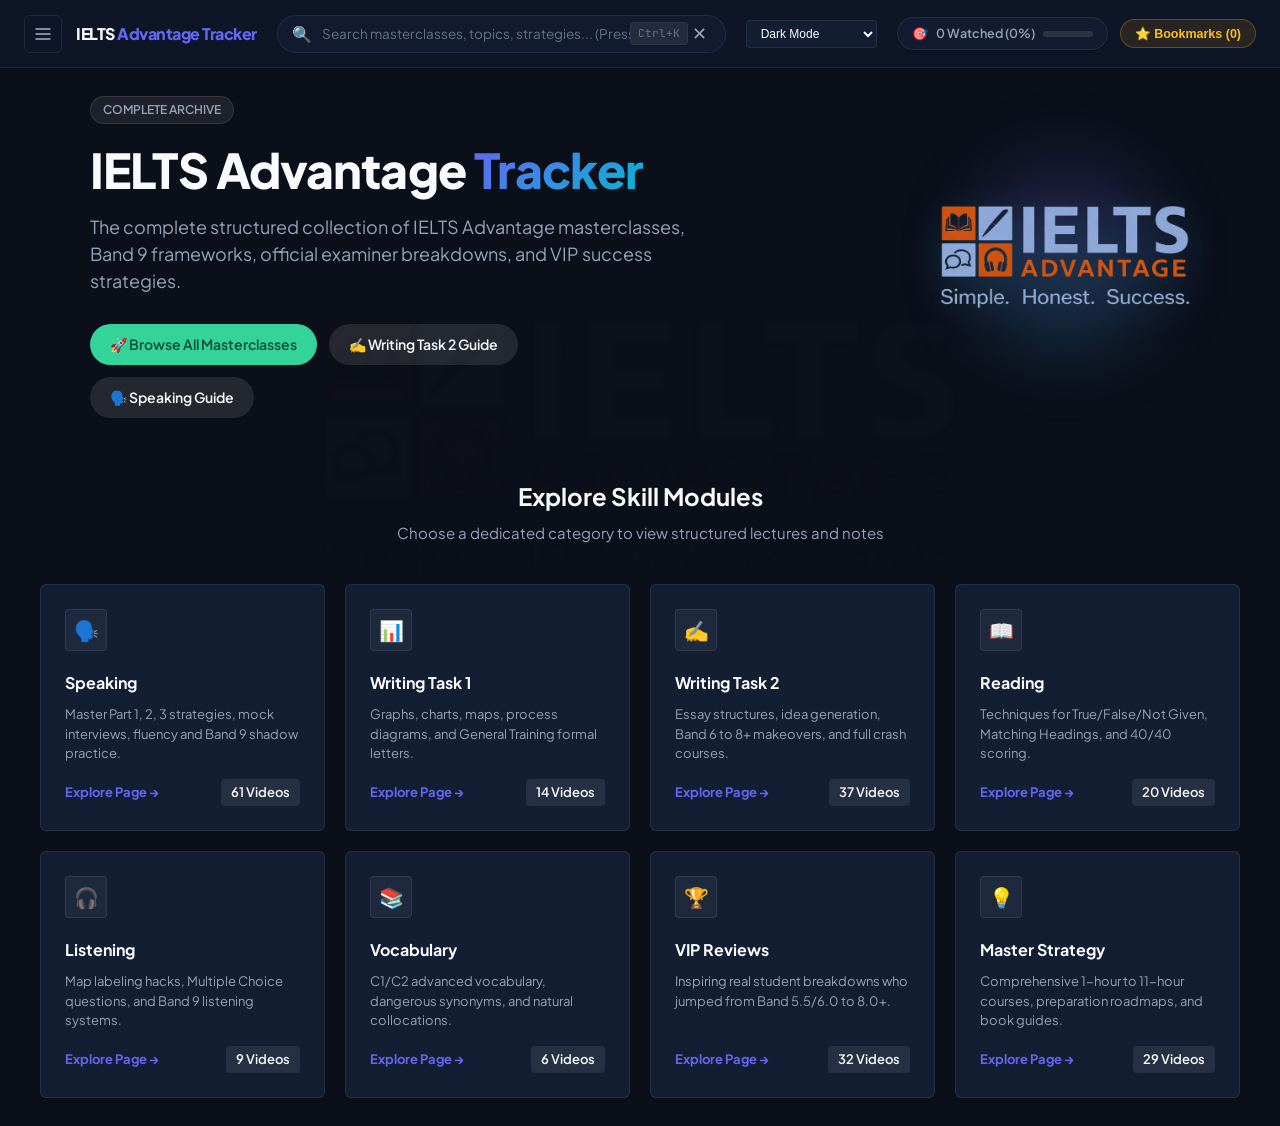
<file: index.html>
<!DOCTYPE html>
<html lang="en" data-theme="fmhy">
<head>
  <meta charset="UTF-8">
  <meta name="viewport" content="width=device-width, initial-scale=1.0">
  <title>IELTS Advantage Tracker</title>
  <meta name="description" content="Ultimate IELTS Preparation Vault. Streamlined video masterclasses, writing strategies, speaking mocks, and band 8+ roadmaps.">
  <link rel="icon" type="image/png" href="logo_dark.png">
  <link rel="stylesheet" href="style.css?v=5">
</head>
<body data-page-category="home">

  <!-- Top Navigation Bar -->
  <header class="top-nav">
    <div class="nav-left">
      <button id="sidebar-toggle" class="icon-btn" title="Toggle Sidebar">
        <svg width="20" height="20" viewBox="0 0 24 24" fill="none" stroke="currentColor" stroke-width="2"><line x1="3" y1="12" x2="21" y2="12"></line><line x1="3" y1="6" x2="21" y2="6"></line><line x1="3" y1="18" x2="21" y2="18"></line></svg>
      </button>
      <a href="index.html" class="brand-logo" title="Back to Welcome Page" style="text-decoration: none; color: inherit; display: flex; align-items: center; gap: 8px; cursor: pointer;">
        <span class="brand-name" style="font-weight: 800; letter-spacing: -0.5px;">IELTS <span class="brand-accent" style="color: var(--accent-primary);">Advantage Tracker</span></span>
      </a>
    </div>

    <div class="search-container">
      <div class="search-box">
        <span class="search-icon">🔍</span>
        <input type="text" id="global-search" placeholder="Search masterclasses, topics, strategies... (Press Ctrl+K)" autocomplete="off">
        <span class="search-shortcut" title="Press Ctrl+K to search">Ctrl+K</span>
        <button id="clear-search" class="clear-btn" title="Clear search">✕</button>
      </div>
    </div>

    <div class="nav-right">
      <div class="theme-selector" style="margin-right: 8px;">
        <select id="theme-select" style="background: var(--bg-card); border: 1px solid var(--border-color); color: var(--text-primary); padding: 5px 10px; border-radius: var(--radius-sm); font-size: 12px; outline: none; cursor: pointer;">
          <option value="fmhy">Dark Mode</option>
          <option value="dracula">Dracula</option>
          <option value="gruvbox">Gruvbox</option>
          <option value="oled">OLED Black</option>
          <option value="light">Light Mode</option>
          <option value="cyberpunk">Cyberpunk 2077</option>
        </select>
      </div>
      <div class="stat-pill" title="Watched progress">
        <span class="stat-icon">🎯</span>
        <span id="progress-text">0 Watched</span>
        <div class="progress-mini-bar">
          <div id="progress-fill" style="width: 0%"></div>
        </div>
      </div>
      <button id="bookmark-filter-btn" class="pill-btn" title="Show Bookmarked Videos">
        ⭐ Bookmarks (<span id="bookmark-count">0</span>)
      </button>
    </div>
  </header>

  <!-- App Layout -->
  <div class="app-layout">
    
    <!-- Sidebar Navigation -->
    <aside class="sidebar hidden" id="app-sidebar">
      <div class="sidebar-header">
        <span class="sidebar-title">NAVIGATION</span>
      </div>

      <nav class="sidebar-nav">
        <a href="index.html" class="nav-item active">
          <span class="nav-icon">🏠</span>
          <span class="nav-text">Home / Welcome</span>
        </a>
        <a href="all-videos.html" class="nav-item">
          <span class="nav-icon">🌐</span>
          <span class="nav-text">All Masterclasses</span>
          <span class="nav-count" id="count-all"></span>
        </a>

        <div class="nav-divider">SKILL MODULES</div>

        <a href="speaking.html" class="nav-item">
          <span class="nav-icon">🗣️</span>
          <span class="nav-text">Speaking</span>
          <span class="nav-count" id="count-speaking"></span>
        </a>

        <a href="writing-task-1.html" class="nav-item">
          <span class="nav-icon">📊</span>
          <span class="nav-text">Writing Task 1</span>
          <span class="nav-count" id="count-writing_task1"></span>
        </a>

        <a href="writing-task-2.html" class="nav-item">
          <span class="nav-icon">✍️</span>
          <span class="nav-text">Writing Task 2</span>
          <span class="nav-count" id="count-writing_task2"></span>
        </a>

        <a href="reading.html" class="nav-item">
          <span class="nav-icon">📖</span>
          <span class="nav-text">Reading</span>
          <span class="nav-count" id="count-reading"></span>
        </a>

        <a href="listening.html" class="nav-item">
          <span class="nav-icon">🎧</span>
          <span class="nav-text">Listening</span>
          <span class="nav-count" id="count-listening"></span>
        </a>

        <a href="vocabulary.html" class="nav-item">
          <span class="nav-icon">📚</span>
          <span class="nav-text">Vocabulary & Words</span>
          <span class="nav-count" id="count-vocabulary"></span>
        </a>

        <div class="nav-divider">STRATEGY & REVIEWS</div>

        <a href="master-strategy.html" class="nav-item">
          <span class="nav-icon">💡</span>
          <span class="nav-text">Master Strategy Courses</span>
          <span class="nav-count" id="count-general_tips"></span>
        </a>

        <a href="success-stories.html" class="nav-item">
          <span class="nav-icon">🏆</span>
          <span class="nav-text">VIP Success Stories</span>
          <span class="nav-count" id="count-vip_reviews"></span>
        </a>
      </nav>

      <div class="sidebar-footer">
        <div class="footer-tip">
          <span class="tip-icon">💡</span>
          <p>Targeting <strong>Band 8.0+</strong>? Complete Writing Task 2 & Speaking playlists first!</p>
        </div>
        <div class="footer-links" style="margin-top: 15px; display: flex; flex-direction: column; gap: 8px;">
          <a href="https://www.youtube.com/@IELTSAdvantage" target="_blank" style="color: var(--text-secondary); text-decoration: none; font-size: 12px; display: flex; align-items: center; gap: 6px;">
            <svg width="14" height="14" viewBox="0 0 24 24" fill="currentColor"><path d="M23.498 6.186a3.016 3.016 0 0 0-2.122-2.136C19.505 3.545 12 3.545 12 3.545s-7.505 0-9.377.505A3.017 3.017 0 0 0 .502 6.186C0 8.07 0 12 0 12s0 3.93.502 5.814a3.016 3.016 0 0 0 2.122 2.136c1.871.505 9.376.505 9.376.505s7.505 0 9.377-.505a3.015 3.015 0 0 0 2.122-2.136C24 15.93 24 12 24 12s0-3.93-.502-5.814zM9.545 15.568V8.432L15.818 12l-6.273 3.568z"/></svg>
            YouTube Channel
          </a>
          <a href="https://ieltsadvantage.com/" target="_blank" style="color: var(--text-secondary); text-decoration: none; font-size: 12px; display: flex; align-items: center; gap: 6px;">
            <span style="font-size: 14px;">🌐</span> Official Website
          </a>
          <a href="https://my.ieltsadvantage.com/members-area/" target="_blank" style="color: var(--accent-emerald); text-decoration: none; font-size: 12px; font-weight: 600; display: flex; align-items: center; gap: 6px;">
            <span style="font-size: 14px;">🎓</span> VIP Members Area
          </a>
        </div>
      </div>
    </aside>

    <!-- Main Content Area -->
    <main class="main-content" id="main-scroll">
      
      <!-- Home Welcome View -->
      <section id="welcome-view" class="welcome-container">
        
        <!-- Hero Section -->
        <div class="hero-section">
          <div class="hero-text">
            <div class="hero-badge">
              <span class="badge-dot"></span>
              COMPLETE ARCHIVE
            </div>
            <h1 class="hero-title">
              IELTS Advantage <span class="text-gradient">Tracker</span>
            </h1>
            <p class="hero-subtitle">
              The complete structured collection of IELTS Advantage masterclasses, Band 9 frameworks, official examiner breakdowns, and VIP success strategies.
            </p>
            <div class="hero-actions">
              <a href="all-videos.html" class="hero-btn primary" style="text-decoration: none;">
                <span>🚀 Browse All Masterclasses</span>
              </a>
              <a href="writing-task-2.html" class="hero-btn" style="text-decoration: none;">
                <span>✍️ Writing Task 2 Guide</span>
              </a>
              <a href="speaking.html" class="hero-btn" style="text-decoration: none;">
                <span>🗣️ Speaking Guide</span>
              </a>
            </div>
          </div>
          
          <div class="hero-visual">
            <div class="hero-glow"></div>
            <div class="hero-logo-wrapper">
              <img src="logo_dark_hd_true.png" alt="IELTS Advantage Logo" class="hero-custom-logo-img">
            </div>
          </div>
        </div>



        <!-- Section Title -->
        <div class="browse-divider">
          <h2 style="color: var(--text-primary); font-size: 24px; font-weight: 700; margin-bottom: 8px;">Explore Skill Modules</h2>
          <span>Choose a dedicated category to view structured lectures and notes</span>
        </div>

        <!-- Dynamic Category Modules Grid -->
        <div class="modules-grid" id="modules-grid">
          <!-- Dynamically populated by app.js -->
        </div>

      </section>

    </main>
  </div>



  <script src="videos_data.js?v=3"></script>
  <script src="app.js?v=3"></script>
</body>
</html>
</file>
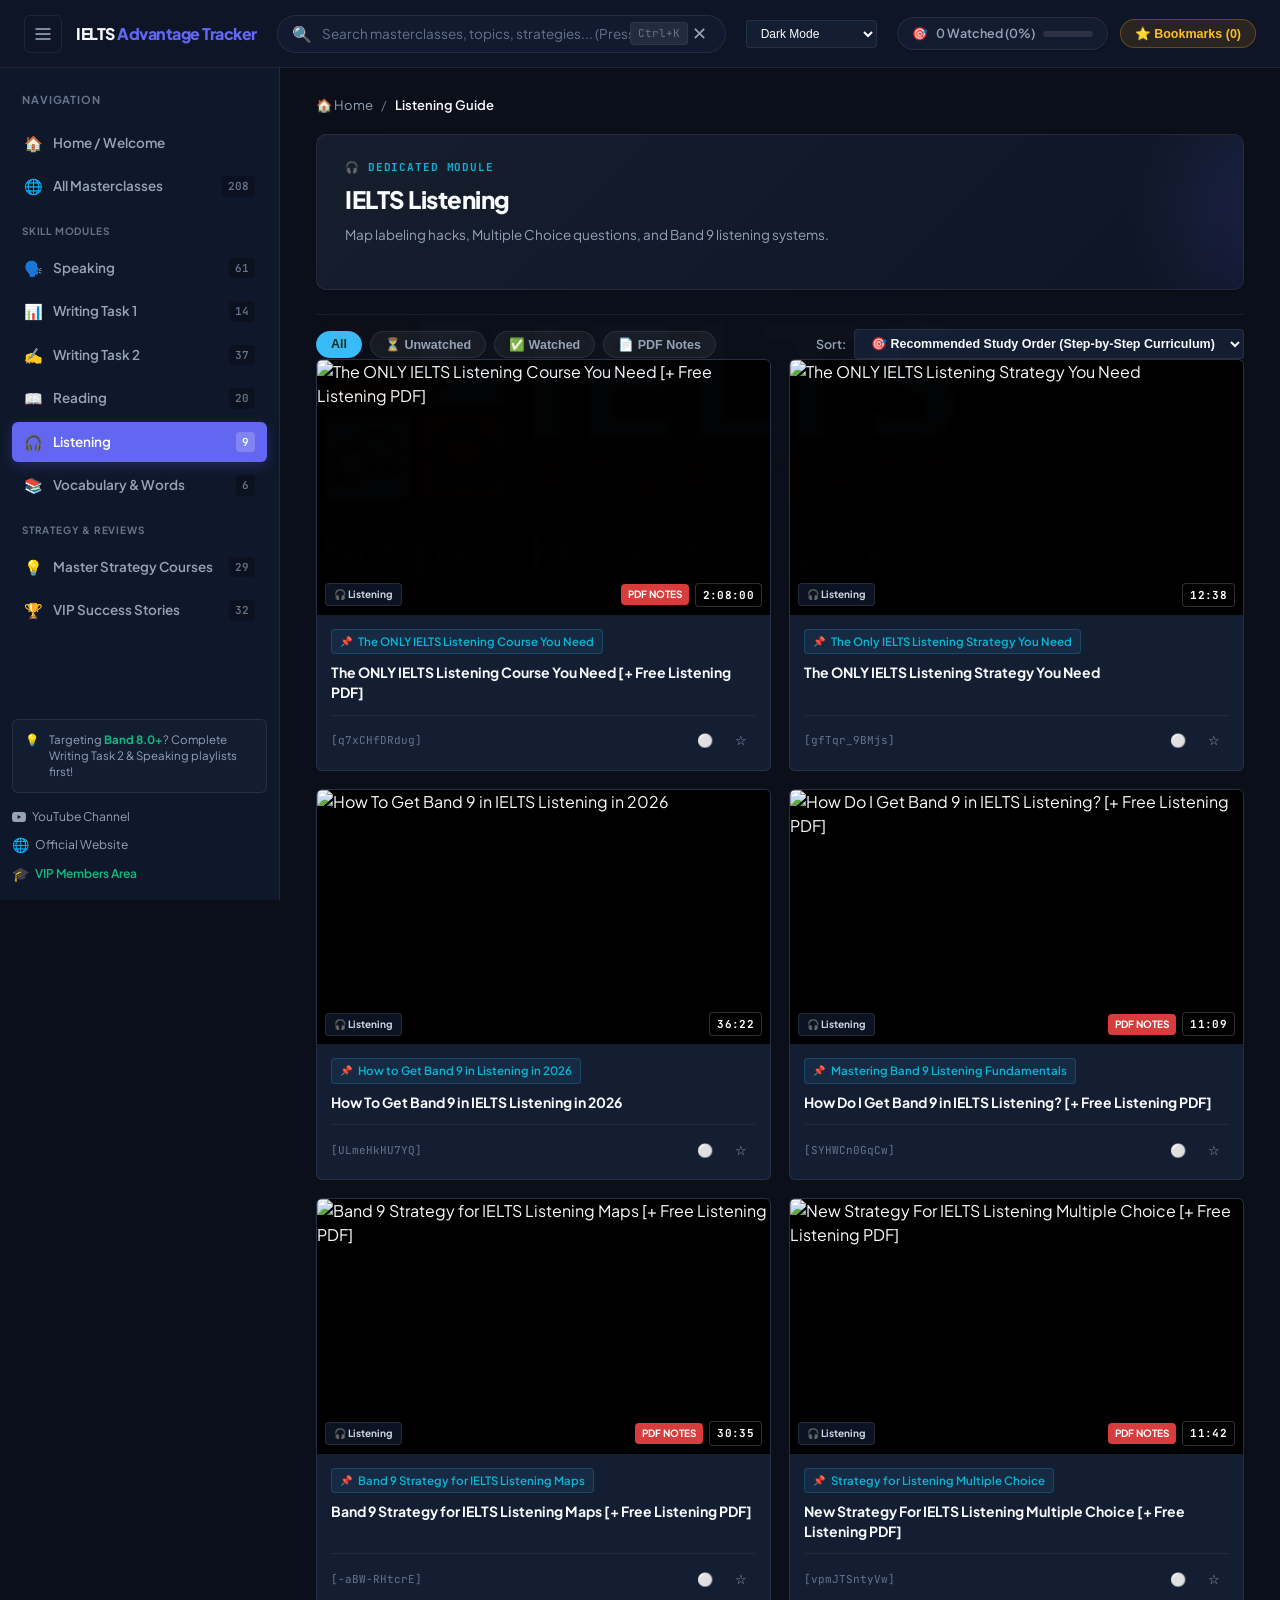
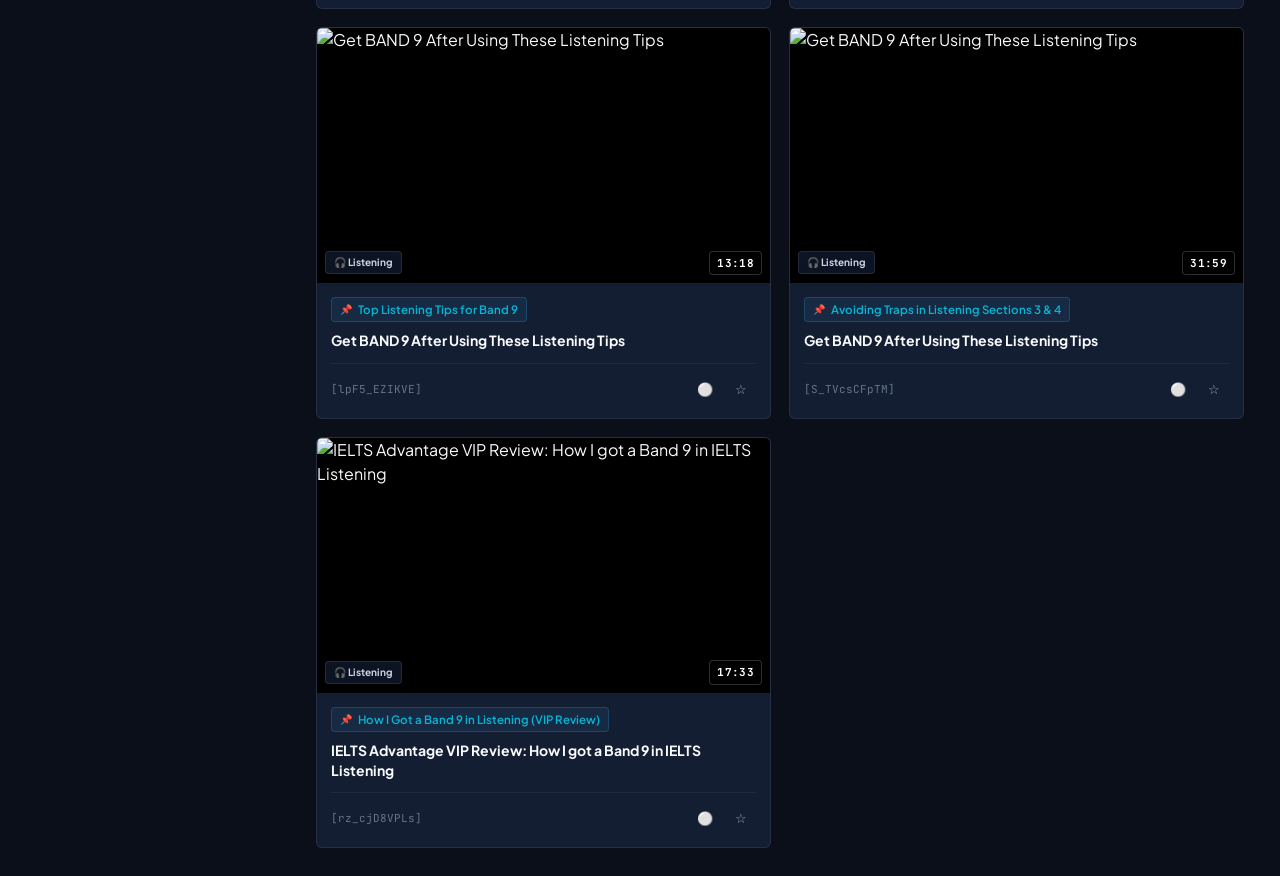
<file: listening.html>
<!DOCTYPE html>
<html lang="en" data-theme="fmhy">
<head>
  <meta charset="UTF-8">
  <meta name="viewport" content="width=device-width, initial-scale=1.0">
  <title>IELTS Listening Practice | IELTS Advantage Tracker</title>
  <meta name="description" content="Section 1-4 strategies, map labeling, accent training, and common trap detection.">
  
  <link rel="icon" type="image/png" href="logo_dark.png">
  <link rel="stylesheet" href="style.css?v=5">
</head>
<body data-page-category="listening">

  <!-- Top Navigation Bar -->
  <header class="top-nav">
    <div class="nav-left">
      <button id="sidebar-toggle" class="icon-btn" title="Toggle Sidebar">
        <svg width="20" height="20" viewBox="0 0 24 24" fill="none" stroke="currentColor" stroke-width="2"><line x1="3" y1="12" x2="21" y2="12"></line><line x1="3" y1="6" x2="21" y2="6"></line><line x1="3" y1="18" x2="21" y2="18"></line></svg>
      </button>
      <a href="index.html" class="brand-logo" title="Back to Welcome Page" style="text-decoration: none; color: inherit; display: flex; align-items: center; gap: 8px; cursor: pointer;">
        <span class="brand-name" style="font-weight: 800; letter-spacing: -0.5px;">IELTS <span class="brand-accent" style="color: var(--accent-primary);">Advantage Tracker</span></span>
      </a>
    </div>

    <div class="search-container">
      <div class="search-box">
        <span class="search-icon">🔍</span>
        <input type="text" id="global-search" placeholder="Search masterclasses, topics, strategies... (Press Ctrl+K)" autocomplete="off">
        <span class="search-shortcut" title="Press Ctrl+K to search">Ctrl+K</span>
        <button id="clear-search" class="clear-btn" title="Clear search">✕</button>
      </div>
    </div>

    <div class="nav-right">
      <div class="theme-selector" style="margin-right: 8px;">
        <select id="theme-select" style="background: var(--bg-card); border: 1px solid var(--border-color); color: var(--text-primary); padding: 5px 10px; border-radius: var(--radius-sm); font-size: 12px; outline: none; cursor: pointer;">
          <option value="fmhy">Dark Mode</option>
          <option value="dracula">Dracula</option>
          <option value="gruvbox">Gruvbox</option>
          <option value="oled">OLED Black</option>
          <option value="light">Light Mode</option>
          <option value="cyberpunk">Cyberpunk 2077</option>
        </select>
      </div>
      <div class="stat-pill" title="Watched progress">
        <span class="stat-icon">🎯</span>
        <span id="progress-text">0 Watched</span>
        <div class="progress-mini-bar">
          <div id="progress-fill" style="width: 0%"></div>
        </div>
      </div>
      <button id="bookmark-filter-btn" class="pill-btn" title="Show Bookmarked Videos">
        ⭐ Bookmarks (<span id="bookmark-count">0</span>)
      </button>
    </div>
  </header>

  <!-- App Layout -->
  <div class="app-layout">
    
    <!-- Sidebar Navigation -->
    <aside class="sidebar" id="app-sidebar">
      <div class="sidebar-header">
        <span class="sidebar-title">NAVIGATION</span>
      </div>

      <nav class="sidebar-nav">
        <a href="index.html" class="nav-item">
          <span class="nav-icon">🏠</span>
          <span class="nav-text">Home / Welcome</span>
        </a>
        <a href="all-videos.html" class="nav-item">
          <span class="nav-icon">🌐</span>
          <span class="nav-text">All Masterclasses</span>
          <span class="nav-count" id="count-all"></span>
        </a>

        <div class="nav-divider">SKILL MODULES</div>

        <a href="speaking.html" class="nav-item">
          <span class="nav-icon">🗣️</span>
          <span class="nav-text">Speaking</span>
          <span class="nav-count" id="count-speaking"></span>
        </a>

        <a href="writing-task-1.html" class="nav-item">
          <span class="nav-icon">📊</span>
          <span class="nav-text">Writing Task 1</span>
          <span class="nav-count" id="count-writing_task1"></span>
        </a>

        <a href="writing-task-2.html" class="nav-item">
          <span class="nav-icon">✍️</span>
          <span class="nav-text">Writing Task 2</span>
          <span class="nav-count" id="count-writing_task2"></span>
        </a>

        <a href="reading.html" class="nav-item">
          <span class="nav-icon">📖</span>
          <span class="nav-text">Reading</span>
          <span class="nav-count" id="count-reading"></span>
        </a>

        <a href="listening.html" class="nav-item active">
          <span class="nav-icon">🎧</span>
          <span class="nav-text">Listening</span>
          <span class="nav-count" id="count-listening"></span>
        </a>

        <a href="vocabulary.html" class="nav-item">
          <span class="nav-icon">📚</span>
          <span class="nav-text">Vocabulary & Words</span>
          <span class="nav-count" id="count-vocabulary"></span>
        </a>

        <div class="nav-divider">STRATEGY & REVIEWS</div>

        <a href="master-strategy.html" class="nav-item">
          <span class="nav-icon">💡</span>
          <span class="nav-text">Master Strategy Courses</span>
          <span class="nav-count" id="count-general_tips"></span>
        </a>

        <a href="success-stories.html" class="nav-item">
          <span class="nav-icon">🏆</span>
          <span class="nav-text">VIP Success Stories</span>
          <span class="nav-count" id="count-vip_reviews"></span>
        </a>
      </nav>

      <div class="sidebar-footer">
        <div class="footer-tip">
          <span class="tip-icon">💡</span>
          <p>Targeting <strong>Band 8.0+</strong>? Complete Writing Task 2 & Speaking playlists first!</p>
        </div>
        <div class="footer-links" style="margin-top: 15px; display: flex; flex-direction: column; gap: 8px;">
          <a href="https://www.youtube.com/@IELTSAdvantage" target="_blank" style="color: var(--text-secondary); text-decoration: none; font-size: 12px; display: flex; align-items: center; gap: 6px;">
            <svg width="14" height="14" viewBox="0 0 24 24" fill="currentColor"><path d="M23.498 6.186a3.016 3.016 0 0 0-2.122-2.136C19.505 3.545 12 3.545 12 3.545s-7.505 0-9.377.505A3.017 3.017 0 0 0 .502 6.186C0 8.07 0 12 0 12s0 3.93.502 5.814a3.016 3.016 0 0 0 2.122 2.136c1.871.505 9.376.505 9.376.505s7.505 0 9.377-.505a3.015 3.015 0 0 0 2.122-2.136C24 15.93 24 12 24 12s0-3.93-.502-5.814zM9.545 15.568V8.432L15.818 12l-6.273 3.568z"/></svg>
            YouTube Channel
          </a>
          <a href="https://ieltsadvantage.com/" target="_blank" style="color: var(--text-secondary); text-decoration: none; font-size: 12px; display: flex; align-items: center; gap: 6px;">
            <span style="font-size: 14px;">🌐</span> Official Website
          </a>
          <a href="https://my.ieltsadvantage.com/members-area/" target="_blank" style="color: var(--accent-emerald); text-decoration: none; font-size: 12px; font-weight: 600; display: flex; align-items: center; gap: 6px;">
            <span style="font-size: 14px;">🎓</span> VIP Members Area
          </a>
        </div>
      </div>
    </aside>

    <!-- Main Content Area -->
    <main class="main-content" id="main-scroll">
      
      <!-- Content View -->
      <section id="content-view">
        
        <!-- Breadcrumb & Top Bar -->
        <div style="display: flex; align-items: center; gap: 8px; margin-bottom: 18px; font-size: 13px; color: var(--text-muted);">
          <a href="index.html" style="color: var(--text-secondary); text-decoration: none;">🏠 Home</a>
          <span>/</span>
          <span style="color: var(--text-primary); font-weight: 600;">Listening Guide</span>
        </div>

        <!-- Category Banner -->
        <div class="section-banner" id="category-banner">
          <div class="banner-inner">
            <div class="banner-tag" id="banner-tag">🎧 LISTENING MODULE</div>
            <h1 class="banner-heading" id="banner-heading">IELTS Listening Practice</h1>
            <p class="banner-desc" id="banner-desc">Section 1-4 strategies, map labeling, accent training, and common trap detection.</p>
          </div>
        </div>

        <!-- Controls Toolbar (Filter Pills + Sort) -->
        <div class="filter-toolbar">
          <div class="pill-group">
            <button class="filter-pill active" data-filter="all">All</button>
            <button class="filter-pill" data-filter="unwatched">⏳ Unwatched</button>
            <button class="filter-pill" data-filter="watched">✅ Watched</button>
            <button class="filter-pill" data-filter="pdf">📄 PDF Notes</button>
          </div>

          <div class="sort-control">
            <label for="sort-select" class="sort-label">Sort:</label>
            <select id="sort-select" class="sort-select">
              <option value="study_order" selected>🎯 Recommended Study Order (Step-by-Step Curriculum)</option>
              <option value="default">🕒 Latest Uploads (Newest to Oldest)</option>
              <option value="duration_desc">🎓 Duration: Longest First (Masterclasses & Courses)</option>
              <option value="duration_asc">⚡ Duration: Shortest First (Quick Tips & Shorts)</option>
              <option value="title_asc">🔤 Title: A → Z</option>
              <option value="title_desc">🔤 Title: Z → A</option>
            </select>
          </div>
        </div>

        <!-- Video Cards Grid -->
        <div class="video-grid" id="video-grid">
          <!-- Dynamically populated by app.js -->
        </div>

        <!-- Empty State -->
        <div class="empty-state" id="empty-state" style="display: none;">
          <div class="empty-icon">🔍</div>
          <h3 class="empty-title">No matching masterclasses found</h3>
          <p class="empty-desc">Try clearing your search query or adjusting your filters.</p>
          <button id="reset-filter-btn" class="btn btn-secondary">Reset All Filters</button>
        </div>

      </section>

    </main>
  </div>


  </div>

  <script src="videos_data.js?v=3"></script>
  <script src="app.js?v=3"></script>
</body>
</html>
</file>
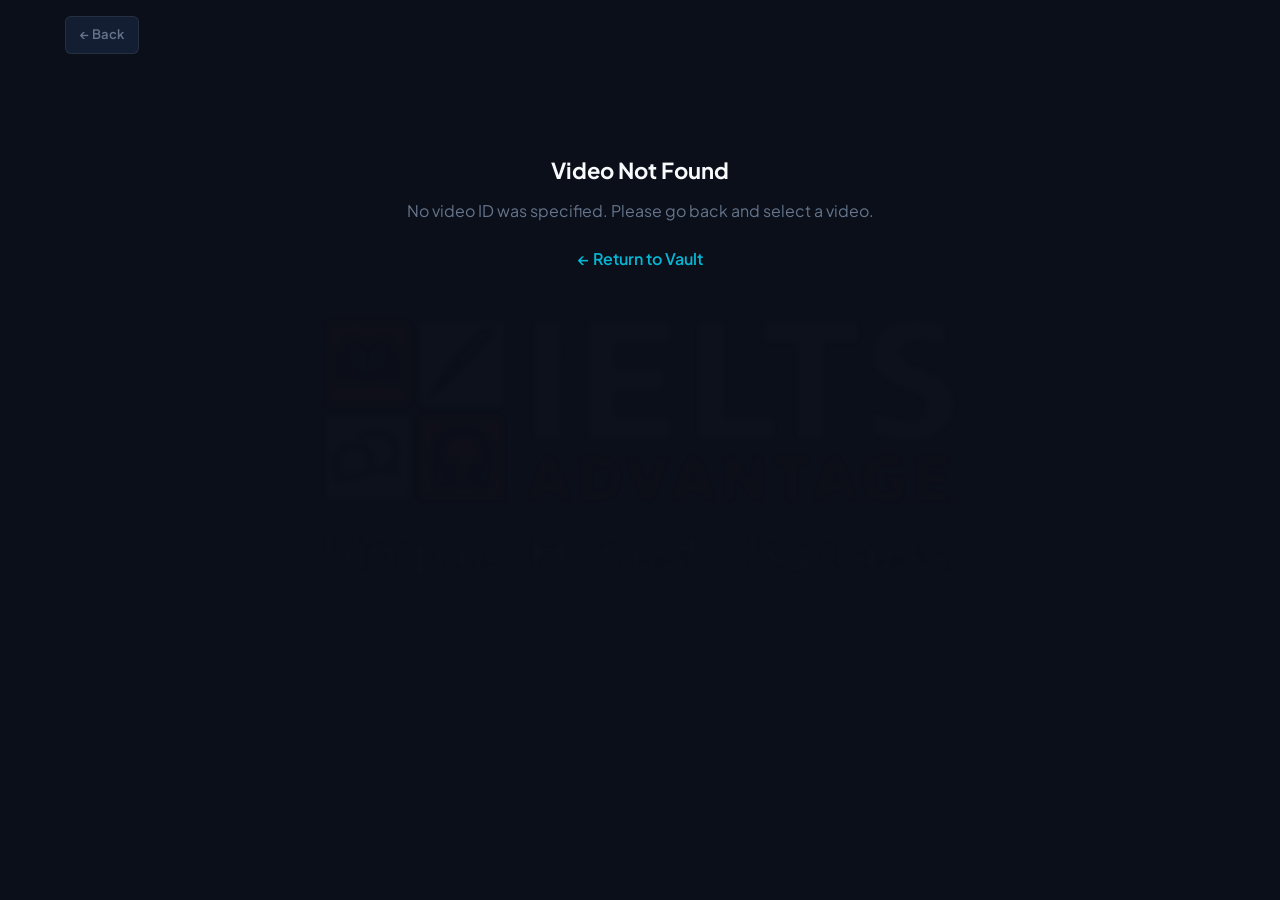
<file: player.html>
<!DOCTYPE html>
<html lang="en" data-theme="fmhy">
<head>
  <meta charset="UTF-8">
  <meta name="viewport" content="width=device-width, initial-scale=1.0">
  <title>IELTS Advantage - Video Player</title>
  <meta name="description" content="Watch IELTS Advantage masterclass videos.">
  <link rel="icon" type="image/png" href="logo_dark.png">
  <link rel="stylesheet" href="style.css?v=6">
  <script>
    // Synchronously apply theme before rendering to avoid any flash of unstyled/white background
    const initTheme = localStorage.getItem('ielts_vault_theme_v1') || localStorage.getItem('vault-theme') || 'fmhy';
    document.documentElement.setAttribute('data-theme', initTheme);
  </script>
  <style>
    /* Player Page Specific Styles */
    html {
      background-color: var(--bg-main) !important;
    }
    body {
      margin: 0;
      padding: 0;
      min-height: 100vh;
      background-color: var(--bg-main) !important;
      color: var(--text-primary);
      font-family: var(--font-main);
    }

    .player-page-wrap {
      max-width: min(92vw, 1600px);
      width: 92%;
      margin: 0 auto;
      padding: 16px 14px 60px;
      transition: max-width 0.25s ease, width 0.25s ease, padding 0.25s ease;
    }

    /* Cinema / Full-width Theater Mode */
    .player-page-wrap.theater-mode {
      max-width: 99.5vw !important;
      width: 99.5% !important;
      padding-left: 6px !important;
      padding-right: 6px !important;
    }

    /* Back Button */
    .player-back-btn {
      display: inline-flex;
      align-items: center;
      gap: 8px;
      color: var(--text-muted);
      font-size: 13px;
      font-weight: 600;
      text-decoration: none;
      margin-bottom: 20px;
      padding: 8px 14px;
      border-radius: var(--radius-md);
      border: 1px solid var(--border-color);
      background: var(--bg-card);
      cursor: pointer;
      transition: all 0.15s ease;
    }
    .player-back-btn:hover {
      color: var(--text-primary);
      border-color: var(--accent-cyan);
    }

    /* Video Embed Container */
    .player-video-container {
      width: 100%;
      aspect-ratio: 16 / 9;
      border-radius: var(--radius-lg);
      overflow: hidden;
      background: #000;
      box-shadow: 0 8px 40px rgba(0, 0, 0, 0.5);
      margin-bottom: 0;
    }
    .player-video-container iframe {
      width: 100%;
      height: 100%;
      border: none;
      display: block;
    }

    /* Video Info Strip below player */
    .player-info-strip {
      background: var(--bg-card);
      border: 1px solid var(--border-color);
      border-top: none;
      border-radius: 0 0 var(--radius-lg) var(--radius-lg);
      padding: 16px 20px;
      display: flex;
      align-items: center;
      justify-content: space-between;
      flex-wrap: wrap;
      gap: 12px;
      margin-bottom: 20px;
    }

    .player-actions {
      display: flex;
      align-items: center;
      gap: 10px;
      flex-wrap: wrap;
    }

    .player-action-btn {
      display: inline-flex;
      align-items: center;
      gap: 6px;
      padding: 8px 16px;
      border-radius: var(--radius-md);
      border: 1px solid var(--border-color);
      background: rgba(255, 255, 255, 0.05);
      color: var(--text-primary);
      font-size: 13px;
      font-weight: 600;
      cursor: pointer;
      transition: all 0.15s ease;
      text-decoration: none;
    }
    .player-action-btn:hover {
      background: rgba(255, 255, 255, 0.10);
      border-color: var(--accent-cyan);
    }
    .player-action-btn.active-watched {
      border-color: var(--accent-green);
      color: var(--accent-green);
    }
    .player-action-btn.active-starred {
      border-color: #f59e0b;
      color: #f59e0b;
    }
    .player-action-btn.active-theater {
      border-color: var(--accent-cyan);
      color: var(--accent-cyan);
      background: rgba(56, 189, 248, 0.12);
    }
    .player-yt-btn {
      background: #dc2626;
      color: #fff;
      border: none;
    }
    .player-yt-btn:hover {
      background: #ef4444;
      border-color: transparent;
    }

    /* Description Box */
    .player-description-box {
      background: var(--bg-card);
      border: 1px solid var(--border-color);
      border-radius: var(--radius-lg);
      overflow: hidden;
    }

    .player-desc-header {
      padding: 16px 20px;
      display: flex;
      align-items: center;
      justify-content: space-between;
      cursor: pointer;
      user-select: none;
      border-bottom: 1px solid transparent;
      transition: border-color 0.2s;
    }
    .player-desc-header:hover {
      background: var(--bg-card-hover);
    }
    .player-desc-header.open {
      border-bottom-color: var(--border-color);
    }

    .player-desc-title-row {
      display: flex;
      flex-direction: column;
      gap: 4px;
    }
    .player-desc-title-row h2 {
      font-size: 17px;
      font-weight: 700;
      color: var(--text-primary);
      margin: 0;
      line-height: 1.3;
    }
    .player-desc-meta {
      font-size: 12px;
      color: var(--text-muted);
      display: flex;
      gap: 12px;
      align-items: center;
    }
    .player-desc-cat-badge {
      font-size: 11px;
      font-weight: 700;
      color: var(--accent-cyan);
      font-family: var(--font-mono);
    }

    .player-desc-toggle-icon {
      font-size: 18px;
      color: var(--text-muted);
      transition: transform 0.2s ease;
    }
    .player-desc-header.open .player-desc-toggle-icon {
      transform: rotate(180deg);
    }

    .player-desc-body {
      display: none;
      padding: 20px 20px 24px;
      border-top: none;
    }
    .player-desc-body.open {
      display: block;
    }

    .desc-text {
      color: var(--text-secondary);
      font-size: 14px;
      line-height: 1.8;
      white-space: pre-wrap;
      word-break: break-word;
    }

    .desc-read-more-btn {
      margin-top: 12px;
      background: none;
      border: none;
      color: var(--accent-cyan);
      font-size: 13px;
      font-weight: 600;
      cursor: pointer;
      padding: 0;
    }
    .desc-read-more-btn:hover {
      text-decoration: underline;
    }

    /* Not Found State */
    .player-not-found {
      text-align: center;
      padding: 80px 20px;
      color: var(--text-muted);
    }
    .player-not-found h2 {
      font-size: 22px;
      color: var(--text-primary);
      margin-bottom: 12px;
    }
    .player-not-found p {
      margin-bottom: 24px;
    }
    .player-not-found a {
      color: var(--accent-cyan);
      font-weight: 600;
      text-decoration: none;
    }

    /* Responsive */
    @media (max-width: 600px) {
      .player-page-wrap {
        padding: 16px 12px 40px;
      }
      .player-info-strip {
        flex-direction: column;
        align-items: flex-start;
      }
    }
  </style>
</head>
<body>

  <!-- Back Navigation -->
  <div class="player-page-wrap">
    <a class="player-back-btn" id="back-btn" href="javascript:history.back()">
      ← Back
    </a>

    <div id="player-content">
      <!-- Dynamically populated by JS -->
      <div class="player-not-found">
        <h2>Loading...</h2>
        <p>Please wait while we load the video.</p>
      </div>
    </div>
  </div>

  <script src="videos_data.js?v=3"></script>
  <script>
    // Theme persistence
    const savedTheme = localStorage.getItem('ielts_vault_theme_v1') || localStorage.getItem('vault-theme') || 'fmhy';
    document.documentElement.setAttribute('data-theme', savedTheme);

    // Watched / Bookmarked sets from localStorage (synced with app.js)
    const STORAGE_WATCHED = 'ielts_vault_watched_v1';
    const STORAGE_BOOKMARKS = 'ielts_vault_bookmarks_v1';

    const watchedVideos = new Set(JSON.parse(localStorage.getItem(STORAGE_WATCHED) || localStorage.getItem('vault-watched') || '[]'));
    const bookmarkedVideos = new Set(JSON.parse(localStorage.getItem(STORAGE_BOOKMARKS) || localStorage.getItem('vault-bookmarked') || '[]'));

    function saveWatched() {
      const arr = Array.from(watchedVideos);
      localStorage.setItem(STORAGE_WATCHED, JSON.stringify(arr));
      localStorage.setItem('vault-watched', JSON.stringify(arr));
    }
    function saveBookmarked() {
      const arr = Array.from(bookmarkedVideos);
      localStorage.setItem(STORAGE_BOOKMARKS, JSON.stringify(arr));
      localStorage.setItem('vault-bookmarked', JSON.stringify(arr));
    }

    // Category label map
    const catLabels = {};
    if (typeof VAULT_DATA !== 'undefined' && VAULT_DATA.categories) {
      VAULT_DATA.categories.forEach(c => {
        catLabels[c.key] = c.label;
      });
    }

    function renderPlayer(video) {
      const isWatched = watchedVideos.has(video.id);
      const isBookmarked = bookmarkedVideos.has(video.id);
      const catLabel = catLabels[video.category] || 'General';

      const embedSrc = `https://www.youtube.com/embed/${video.id}?autoplay=1&rel=0&playsinline=1`;
      const ytLink = `https://www.youtube.com/watch?v=${video.id}`;

      document.title = `${video.title} — IELTS Advantage Vault`;

      const content = document.getElementById('player-content');
      content.innerHTML = `
        <!-- Video Player -->
        <div class="player-video-container" id="video-container">
          <iframe 
            id="main-player-iframe"
            src="${embedSrc}" 
            title="${video.title.replace(/"/g, '&quot;')}"
            frameborder="0" 
            allow="accelerometer; autoplay; clipboard-write; encrypted-media; gyroscope; picture-in-picture; web-share" 
            allowfullscreen>
          </iframe>
        </div>

        <!-- Action Bar -->
        <div class="player-info-strip">
          <div class="player-actions" id="player-actions">
            <button class="player-action-btn ${isWatched ? 'active-watched' : ''}" id="btn-watched" onclick="toggleWatched('${video.id}')">
              <span id="icon-watched">${isWatched ? '✅' : '⚪'}</span>
              <span id="text-watched">${isWatched ? 'Watched' : 'Mark as Watched'}</span>
            </button>
            <button class="player-action-btn ${isBookmarked ? 'active-starred' : ''}" id="btn-bookmark" onclick="toggleBookmark('${video.id}')">
              <span id="icon-bookmark">${isBookmarked ? '⭐' : '☆'}</span>
              <span id="text-bookmark">${isBookmarked ? 'Bookmarked' : 'Bookmark'}</span>
            </button>
            <button class="player-action-btn" id="btn-theater" onclick="toggleTheaterMode()" title="Toggle Full-Width Cinema Mode">
              <span id="icon-theater">⛶</span>
              <span id="text-theater">Cinema View</span>
            </button>
          </div>
          <a href="${ytLink}" target="_blank" rel="noopener noreferrer" class="player-action-btn player-yt-btn">
            <svg width="14" height="14" viewBox="0 0 24 24" fill="currentColor"><path d="M23.498 6.186a3.016 3.016 0 0 0-2.122-2.136C19.505 3.545 12 3.545 12 3.545s-7.505 0-9.377.505A3.017 3.017 0 0 0 .502 6.186C0 8.07 0 12 0 12s0 3.93.502 5.814a3.016 3.016 0 0 0 2.122 2.136c1.871.505 9.376.505 9.376.505s7.505 0 9.377-.505a3.015 3.015 0 0 0 2.122-2.136C24 15.93 24 12 24 12s0-3.93-.502-5.814zM9.545 15.568V8.432L15.818 12l-6.273 3.568z"/></svg>
            Watch on YouTube ↗
          </a>
        </div>

        <!-- Description Box -->
        <div class="player-description-box">
          <div class="player-desc-header open" id="desc-header" onclick="toggleDesc()">
            <div class="player-desc-title-row">
              <h2>${video.title}</h2>
              <div class="player-desc-meta">
                <span class="player-desc-cat-badge">${catLabel}</span>
                ${video.duration ? `<span>⏱ ${video.duration}</span>` : ''}
              </div>
            </div>
            <span class="player-desc-toggle-icon">▾</span>
          </div>
          <div class="player-desc-body open" id="desc-body">
            <div class="desc-text" id="desc-text-short">
              ${getDescriptionHTML(video)}
            </div>
          </div>
        </div>
      `;
      initTheaterMode();
    }

    function getDescriptionHTML(video) {
      const catLabel = catLabels[video.category] || 'General';
      const lines = [
        `📚 <strong>Category:</strong> ${catLabel}`,
        video.studyPhase ? `🏷️ <strong>Curriculum Phase:</strong> ${video.studyPhase}` : null,
        video.curriculumNote ? `📌 <strong>Lesson Focus:</strong> ${video.curriculumNote}` : null,
        video.duration ? `⏱ <strong>Duration:</strong> ${video.duration}` : null,
        '',
        `This masterclass is part of the IELTS Advantage Vault — a structured, distraction-free curriculum designed to guide serious candidates from foundational concepts to Band 8+ mastery.`,
        '',
        `🔗 Watch the full video on YouTube or use the controls above to track your preparation.`
      ].filter(l => l !== null);
      return lines.join('<br>');
    }

    function toggleDesc() {
      const header = document.getElementById('desc-header');
      const body = document.getElementById('desc-body');
      if (!header || !body) return;
      header.classList.toggle('open');
      body.classList.toggle('open');
    }

    function toggleWatched(vidId) {
      if (watchedVideos.has(vidId)) {
        watchedVideos.delete(vidId);
      } else {
        watchedVideos.add(vidId);
      }
      saveWatched();
      const isW = watchedVideos.has(vidId);
      const btn = document.getElementById('btn-watched');
      const icon = document.getElementById('icon-watched');
      const text = document.getElementById('text-watched');
      if (btn) btn.className = `player-action-btn ${isW ? 'active-watched' : ''}`;
      if (icon) icon.textContent = isW ? '✅' : '⚪';
      if (text) text.textContent = isW ? 'Watched' : 'Mark as Watched';
    }

    function toggleBookmark(vidId) {
      if (bookmarkedVideos.has(vidId)) {
        bookmarkedVideos.delete(vidId);
      } else {
        bookmarkedVideos.add(vidId);
      }
      saveBookmarked();
      const isB = bookmarkedVideos.has(vidId);
      const btn = document.getElementById('btn-bookmark');
      const icon = document.getElementById('icon-bookmark');
      const text = document.getElementById('text-bookmark');
      if (btn) btn.className = `player-action-btn ${isB ? 'active-starred' : ''}`;
      if (icon) icon.textContent = isB ? '⭐' : '☆';
      if (text) text.textContent = isB ? 'Bookmarked' : 'Bookmark';
    }

    function initTheaterMode() {
      const isTheater = localStorage.getItem('ielts_vault_theater_mode') === 'true';
      const wrap = document.querySelector('.player-page-wrap');
      if (isTheater && wrap) {
        wrap.classList.add('theater-mode');
      }
      updateTheaterBtn(isTheater);
    }

    function toggleTheaterMode() {
      const wrap = document.querySelector('.player-page-wrap');
      if (!wrap) return;
      const isNowTheater = wrap.classList.toggle('theater-mode');
      localStorage.setItem('ielts_vault_theater_mode', isNowTheater ? 'true' : 'false');
      updateTheaterBtn(isNowTheater);
    }

    function updateTheaterBtn(isTheater) {
      const btn = document.getElementById('btn-theater');
      const icon = document.getElementById('icon-theater');
      const text = document.getElementById('text-theater');
      if (!btn) return;
      if (isTheater) {
        btn.classList.add('active-theater');
        if (icon) icon.textContent = '❐';
        if (text) text.textContent = 'Standard Wide';
        btn.title = 'Switch to Standard Wide View';
      } else {
        btn.classList.remove('active-theater');
        if (icon) icon.textContent = '⛶';
        if (text) text.textContent = 'Cinema View';
        btn.title = 'Switch to 100% Cinema Full Width';
      }
    }

    // Main: read video ID from URL params
    function init() {
      const params = new URLSearchParams(window.location.search);
      const vidId = params.get('v') || params.get('id');

      const content = document.getElementById('player-content');

      if (!vidId || typeof VAULT_DATA === 'undefined') {
        content.innerHTML = `
          <div class="player-not-found">
            <h2>Video Not Found</h2>
            <p>No video ID was specified. Please go back and select a video.</p>
            <a href="index.html">← Return to Vault</a>
          </div>
        `;
        return;
      }

      const video = VAULT_DATA.videos.find(v => v.id === vidId);
      if (!video) {
        content.innerHTML = `
          <div class="player-not-found">
            <h2>Video Not Found</h2>
            <p>The video you requested does not exist in the vault.</p>
            <a href="index.html">← Return to Vault</a>
          </div>
        `;
        return;
      }

      renderPlayer(video);
    }

    init();
  </script>
</body>
</html>
</file>
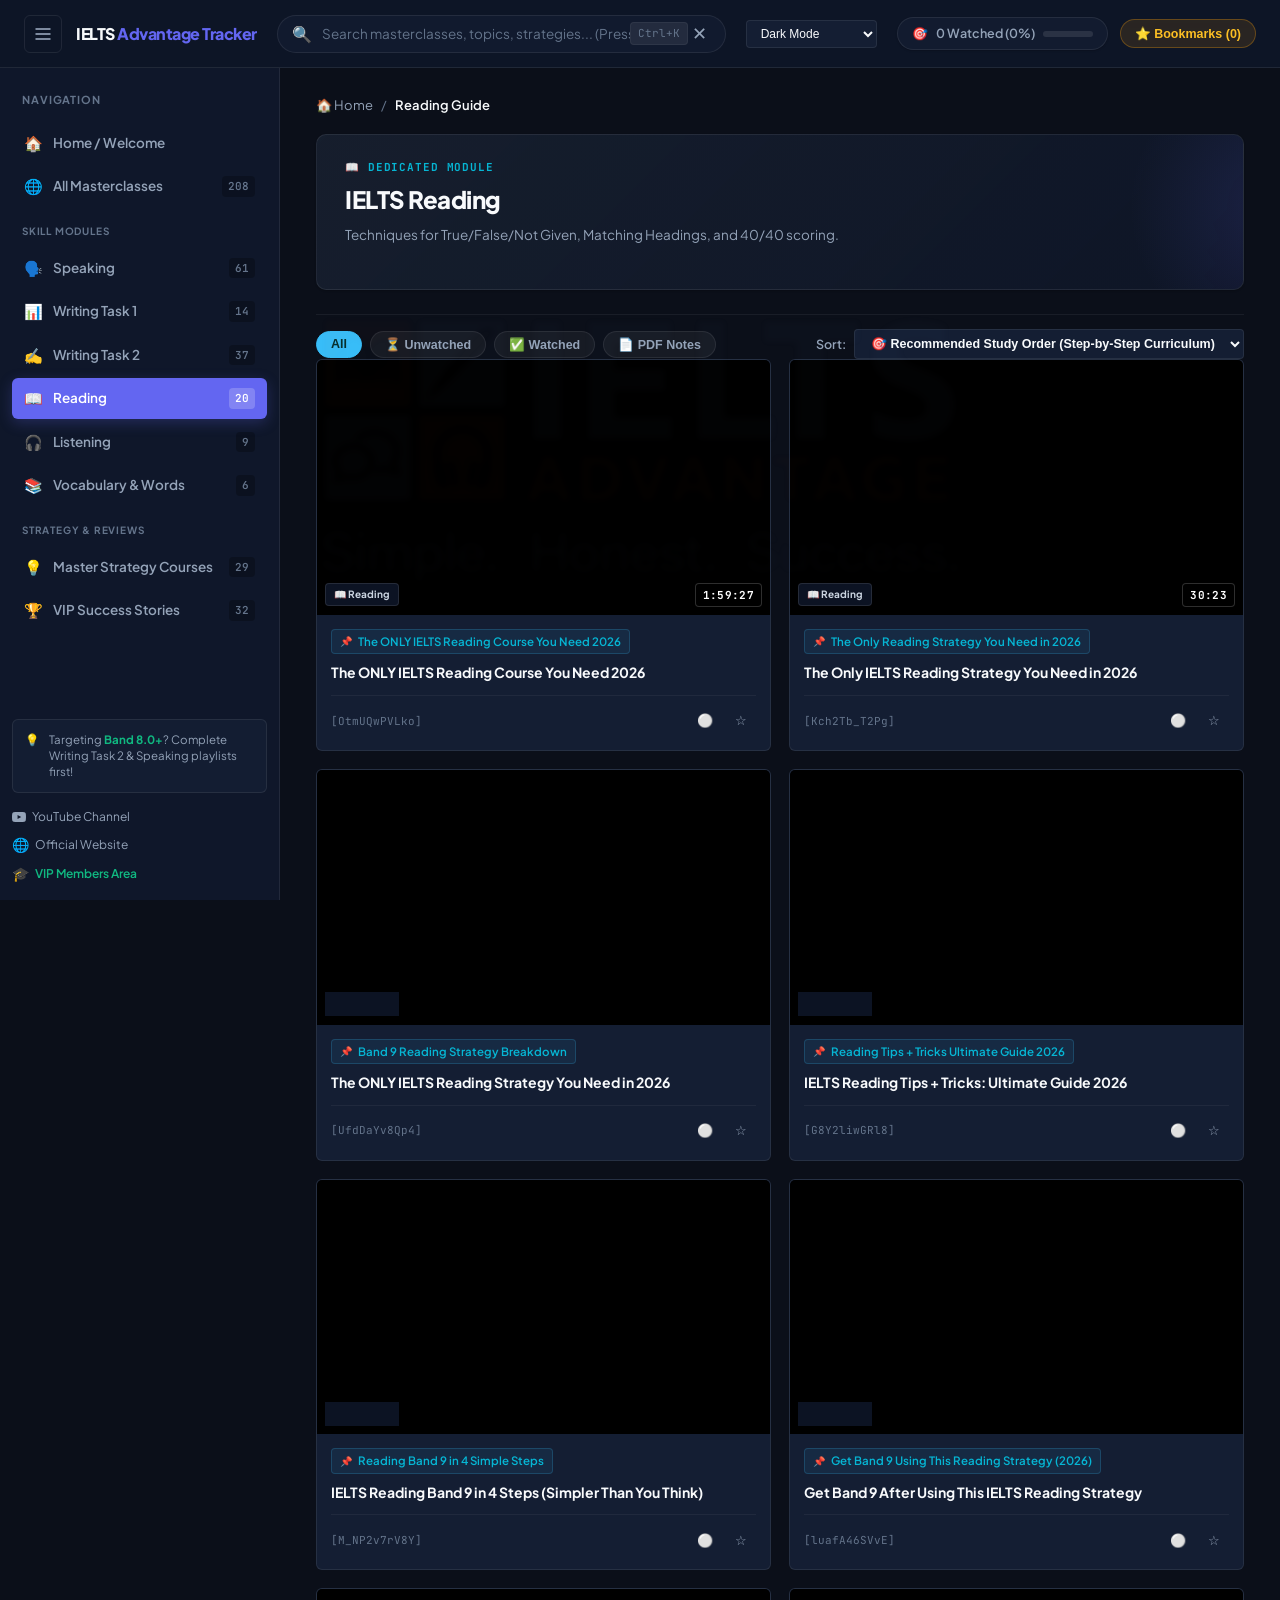
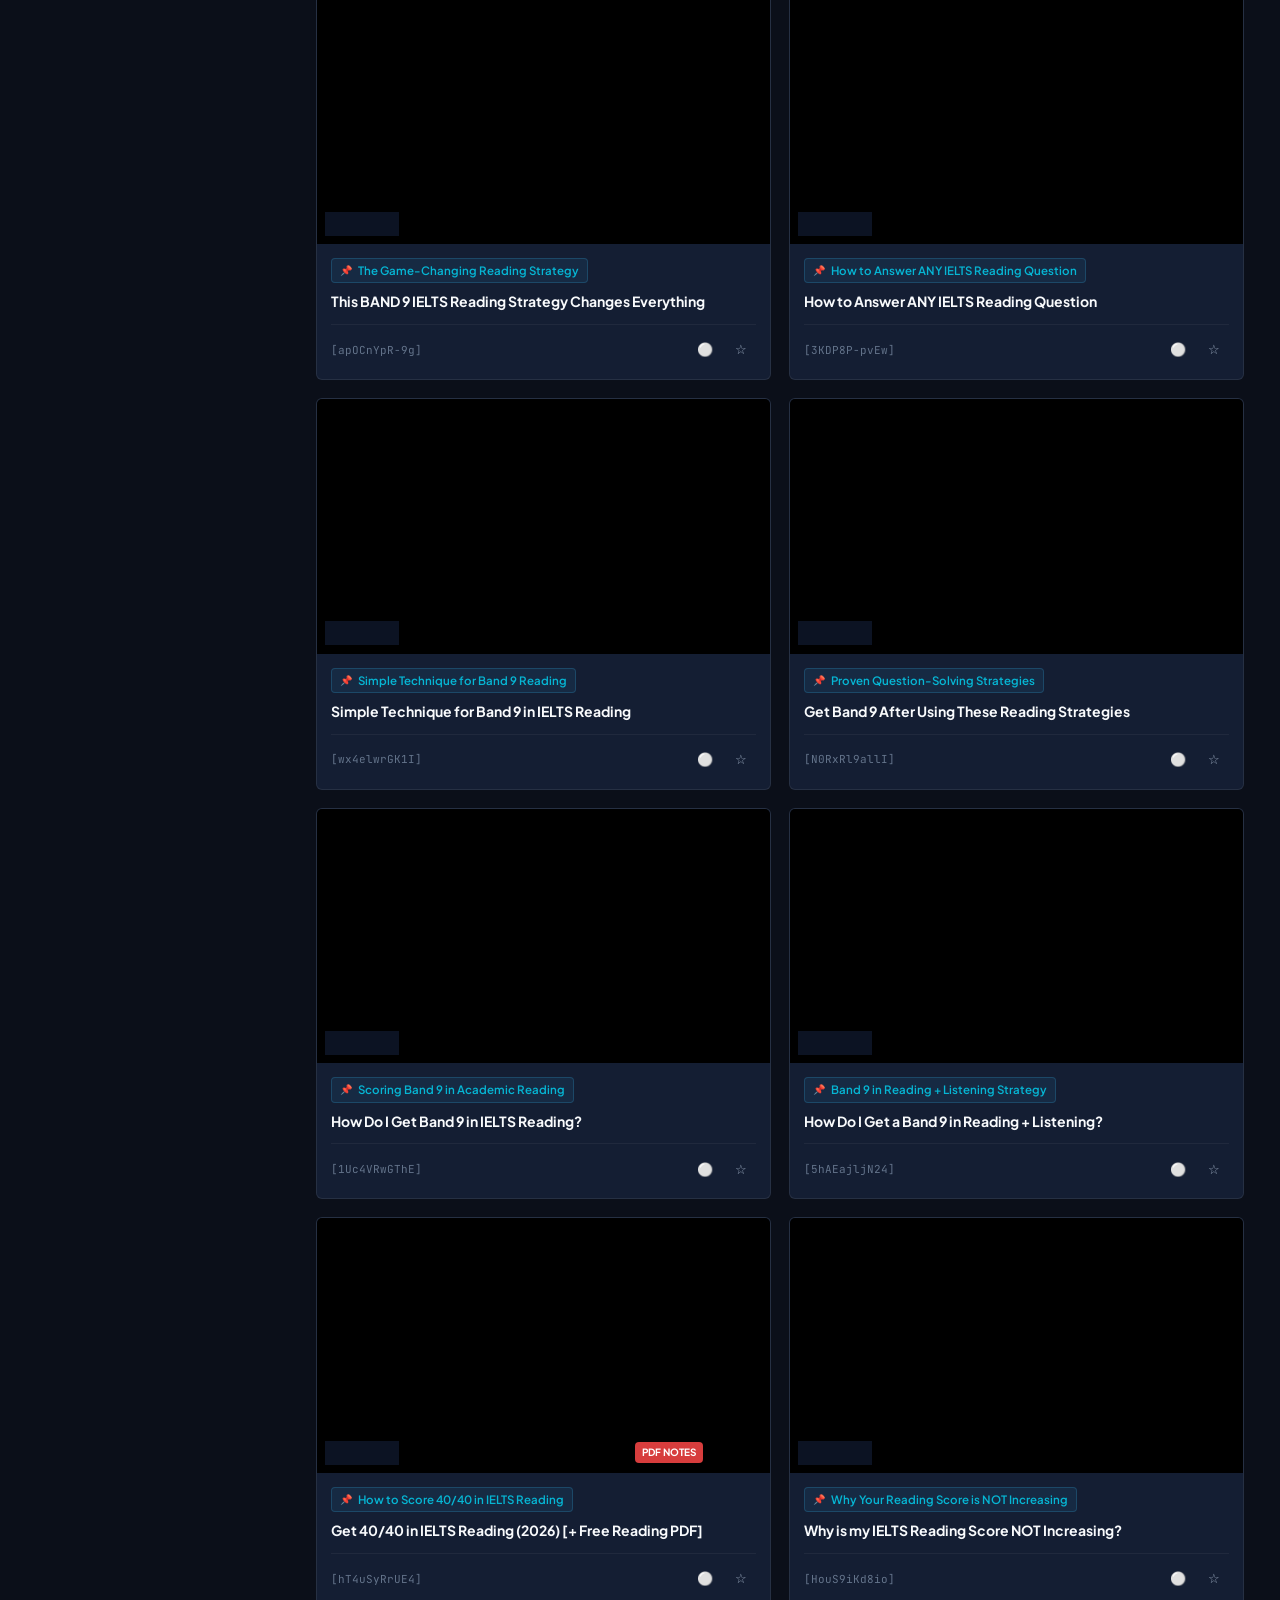
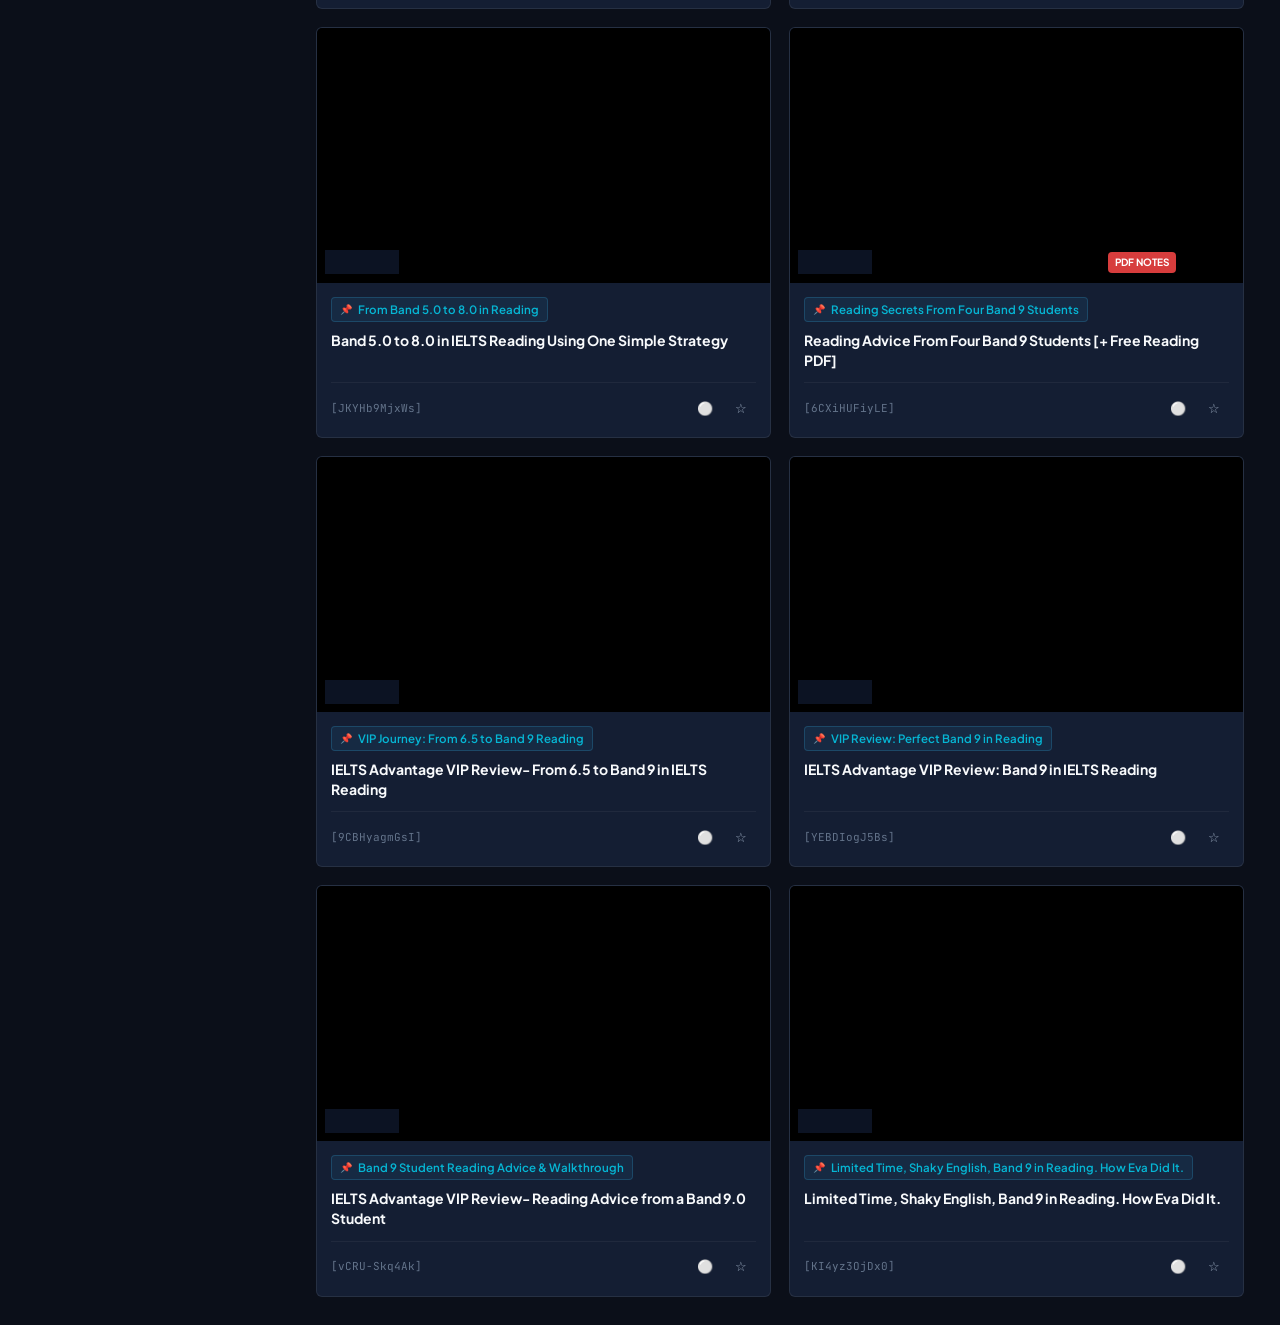
<file: reading.html>
<!DOCTYPE html>
<html lang="en" data-theme="fmhy">
<head>
  <meta charset="UTF-8">
  <meta name="viewport" content="width=device-width, initial-scale=1.0">
  <title>IELTS Reading Strategies | IELTS Advantage Tracker</title>
  <meta name="description" content="Skimming, scanning, True/False/Not Given secrets, matching headings, and time management.">
  
  <link rel="icon" type="image/png" href="logo_dark.png">
  <link rel="stylesheet" href="style.css?v=5">
</head>
<body data-page-category="reading">

  <!-- Top Navigation Bar -->
  <header class="top-nav">
    <div class="nav-left">
      <button id="sidebar-toggle" class="icon-btn" title="Toggle Sidebar">
        <svg width="20" height="20" viewBox="0 0 24 24" fill="none" stroke="currentColor" stroke-width="2"><line x1="3" y1="12" x2="21" y2="12"></line><line x1="3" y1="6" x2="21" y2="6"></line><line x1="3" y1="18" x2="21" y2="18"></line></svg>
      </button>
      <a href="index.html" class="brand-logo" title="Back to Welcome Page" style="text-decoration: none; color: inherit; display: flex; align-items: center; gap: 8px; cursor: pointer;">
        <span class="brand-name" style="font-weight: 800; letter-spacing: -0.5px;">IELTS <span class="brand-accent" style="color: var(--accent-primary);">Advantage Tracker</span></span>
      </a>
    </div>

    <div class="search-container">
      <div class="search-box">
        <span class="search-icon">🔍</span>
        <input type="text" id="global-search" placeholder="Search masterclasses, topics, strategies... (Press Ctrl+K)" autocomplete="off">
        <span class="search-shortcut" title="Press Ctrl+K to search">Ctrl+K</span>
        <button id="clear-search" class="clear-btn" title="Clear search">✕</button>
      </div>
    </div>

    <div class="nav-right">
      <div class="theme-selector" style="margin-right: 8px;">
        <select id="theme-select" style="background: var(--bg-card); border: 1px solid var(--border-color); color: var(--text-primary); padding: 5px 10px; border-radius: var(--radius-sm); font-size: 12px; outline: none; cursor: pointer;">
          <option value="fmhy">Dark Mode</option>
          <option value="dracula">Dracula</option>
          <option value="gruvbox">Gruvbox</option>
          <option value="oled">OLED Black</option>
          <option value="light">Light Mode</option>
          <option value="cyberpunk">Cyberpunk 2077</option>
        </select>
      </div>
      <div class="stat-pill" title="Watched progress">
        <span class="stat-icon">🎯</span>
        <span id="progress-text">0 Watched</span>
        <div class="progress-mini-bar">
          <div id="progress-fill" style="width: 0%"></div>
        </div>
      </div>
      <button id="bookmark-filter-btn" class="pill-btn" title="Show Bookmarked Videos">
        ⭐ Bookmarks (<span id="bookmark-count">0</span>)
      </button>
    </div>
  </header>

  <!-- App Layout -->
  <div class="app-layout">
    
    <!-- Sidebar Navigation -->
    <aside class="sidebar" id="app-sidebar">
      <div class="sidebar-header">
        <span class="sidebar-title">NAVIGATION</span>
      </div>

      <nav class="sidebar-nav">
        <a href="index.html" class="nav-item">
          <span class="nav-icon">🏠</span>
          <span class="nav-text">Home / Welcome</span>
        </a>
        <a href="all-videos.html" class="nav-item">
          <span class="nav-icon">🌐</span>
          <span class="nav-text">All Masterclasses</span>
          <span class="nav-count" id="count-all"></span>
        </a>

        <div class="nav-divider">SKILL MODULES</div>

        <a href="speaking.html" class="nav-item">
          <span class="nav-icon">🗣️</span>
          <span class="nav-text">Speaking</span>
          <span class="nav-count" id="count-speaking"></span>
        </a>

        <a href="writing-task-1.html" class="nav-item">
          <span class="nav-icon">📊</span>
          <span class="nav-text">Writing Task 1</span>
          <span class="nav-count" id="count-writing_task1"></span>
        </a>

        <a href="writing-task-2.html" class="nav-item">
          <span class="nav-icon">✍️</span>
          <span class="nav-text">Writing Task 2</span>
          <span class="nav-count" id="count-writing_task2"></span>
        </a>

        <a href="reading.html" class="nav-item active">
          <span class="nav-icon">📖</span>
          <span class="nav-text">Reading</span>
          <span class="nav-count" id="count-reading"></span>
        </a>

        <a href="listening.html" class="nav-item">
          <span class="nav-icon">🎧</span>
          <span class="nav-text">Listening</span>
          <span class="nav-count" id="count-listening"></span>
        </a>

        <a href="vocabulary.html" class="nav-item">
          <span class="nav-icon">📚</span>
          <span class="nav-text">Vocabulary & Words</span>
          <span class="nav-count" id="count-vocabulary"></span>
        </a>

        <div class="nav-divider">STRATEGY & REVIEWS</div>

        <a href="master-strategy.html" class="nav-item">
          <span class="nav-icon">💡</span>
          <span class="nav-text">Master Strategy Courses</span>
          <span class="nav-count" id="count-general_tips"></span>
        </a>

        <a href="success-stories.html" class="nav-item">
          <span class="nav-icon">🏆</span>
          <span class="nav-text">VIP Success Stories</span>
          <span class="nav-count" id="count-vip_reviews"></span>
        </a>
      </nav>

      <div class="sidebar-footer">
        <div class="footer-tip">
          <span class="tip-icon">💡</span>
          <p>Targeting <strong>Band 8.0+</strong>? Complete Writing Task 2 & Speaking playlists first!</p>
        </div>
        <div class="footer-links" style="margin-top: 15px; display: flex; flex-direction: column; gap: 8px;">
          <a href="https://www.youtube.com/@IELTSAdvantage" target="_blank" style="color: var(--text-secondary); text-decoration: none; font-size: 12px; display: flex; align-items: center; gap: 6px;">
            <svg width="14" height="14" viewBox="0 0 24 24" fill="currentColor"><path d="M23.498 6.186a3.016 3.016 0 0 0-2.122-2.136C19.505 3.545 12 3.545 12 3.545s-7.505 0-9.377.505A3.017 3.017 0 0 0 .502 6.186C0 8.07 0 12 0 12s0 3.93.502 5.814a3.016 3.016 0 0 0 2.122 2.136c1.871.505 9.376.505 9.376.505s7.505 0 9.377-.505a3.015 3.015 0 0 0 2.122-2.136C24 15.93 24 12 24 12s0-3.93-.502-5.814zM9.545 15.568V8.432L15.818 12l-6.273 3.568z"/></svg>
            YouTube Channel
          </a>
          <a href="https://ieltsadvantage.com/" target="_blank" style="color: var(--text-secondary); text-decoration: none; font-size: 12px; display: flex; align-items: center; gap: 6px;">
            <span style="font-size: 14px;">🌐</span> Official Website
          </a>
          <a href="https://my.ieltsadvantage.com/members-area/" target="_blank" style="color: var(--accent-emerald); text-decoration: none; font-size: 12px; font-weight: 600; display: flex; align-items: center; gap: 6px;">
            <span style="font-size: 14px;">🎓</span> VIP Members Area
          </a>
        </div>
      </div>
    </aside>

    <!-- Main Content Area -->
    <main class="main-content" id="main-scroll">
      
      <!-- Content View -->
      <section id="content-view">
        
        <!-- Breadcrumb & Top Bar -->
        <div style="display: flex; align-items: center; gap: 8px; margin-bottom: 18px; font-size: 13px; color: var(--text-muted);">
          <a href="index.html" style="color: var(--text-secondary); text-decoration: none;">🏠 Home</a>
          <span>/</span>
          <span style="color: var(--text-primary); font-weight: 600;">Reading Guide</span>
        </div>

        <!-- Category Banner -->
        <div class="section-banner" id="category-banner">
          <div class="banner-inner">
            <div class="banner-tag" id="banner-tag">📖 READING MODULE</div>
            <h1 class="banner-heading" id="banner-heading">IELTS Reading Strategies</h1>
            <p class="banner-desc" id="banner-desc">Skimming, scanning, True/False/Not Given secrets, matching headings, and time management.</p>
          </div>
        </div>

        <!-- Controls Toolbar (Filter Pills + Sort) -->
        <div class="filter-toolbar">
          <div class="pill-group">
            <button class="filter-pill active" data-filter="all">All</button>
            <button class="filter-pill" data-filter="unwatched">⏳ Unwatched</button>
            <button class="filter-pill" data-filter="watched">✅ Watched</button>
            <button class="filter-pill" data-filter="pdf">📄 PDF Notes</button>
          </div>

          <div class="sort-control">
            <label for="sort-select" class="sort-label">Sort:</label>
            <select id="sort-select" class="sort-select">
              <option value="study_order" selected>🎯 Recommended Study Order (Step-by-Step Curriculum)</option>
              <option value="default">🕒 Latest Uploads (Newest to Oldest)</option>
              <option value="duration_desc">🎓 Duration: Longest First (Masterclasses & Courses)</option>
              <option value="duration_asc">⚡ Duration: Shortest First (Quick Tips & Shorts)</option>
              <option value="title_asc">🔤 Title: A → Z</option>
              <option value="title_desc">🔤 Title: Z → A</option>
            </select>
          </div>
        </div>

        <!-- Video Cards Grid -->
        <div class="video-grid" id="video-grid">
          <!-- Dynamically populated by app.js -->
        </div>

        <!-- Empty State -->
        <div class="empty-state" id="empty-state" style="display: none;">
          <div class="empty-icon">🔍</div>
          <h3 class="empty-title">No matching masterclasses found</h3>
          <p class="empty-desc">Try clearing your search query or adjusting your filters.</p>
          <button id="reset-filter-btn" class="btn btn-secondary">Reset All Filters</button>
        </div>

      </section>

    </main>
  </div>


  </div>

  <script src="videos_data.js?v=3"></script>
  <script src="app.js?v=3"></script>
</body>
</html>
</file>
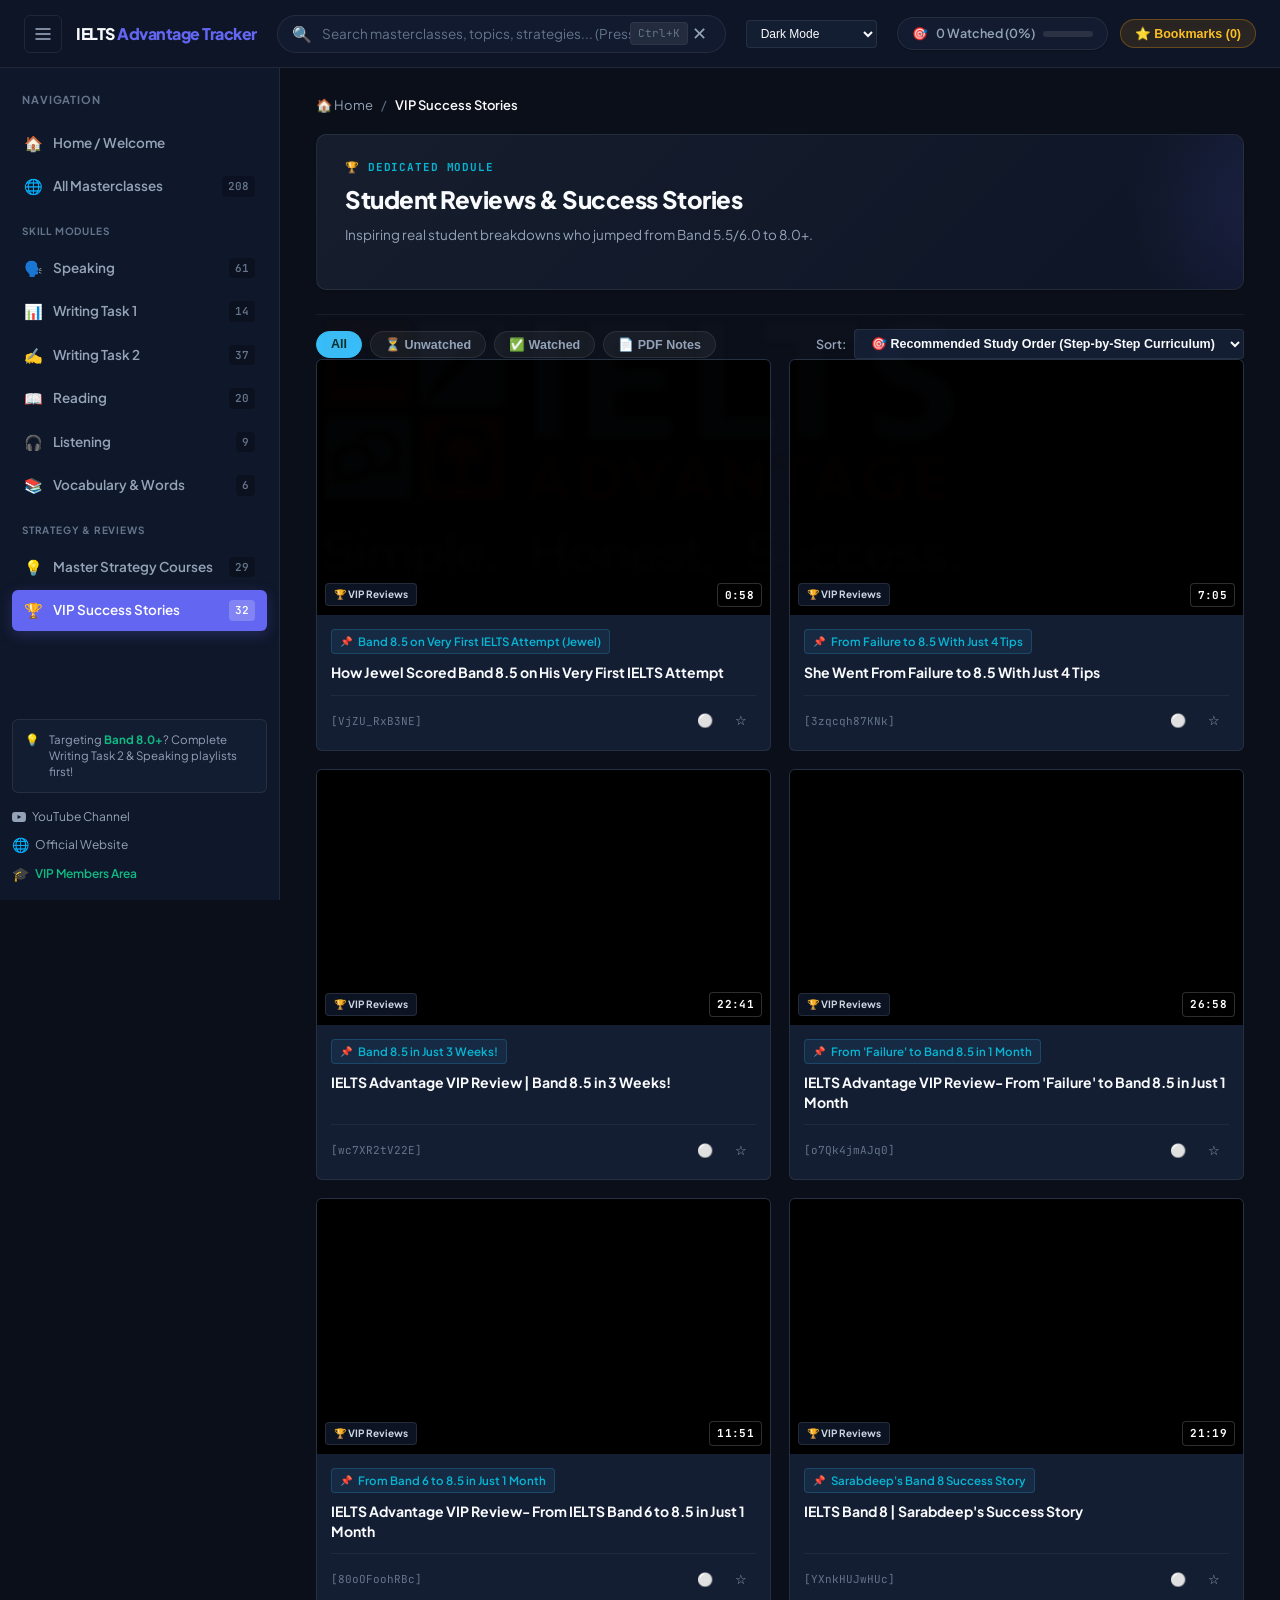
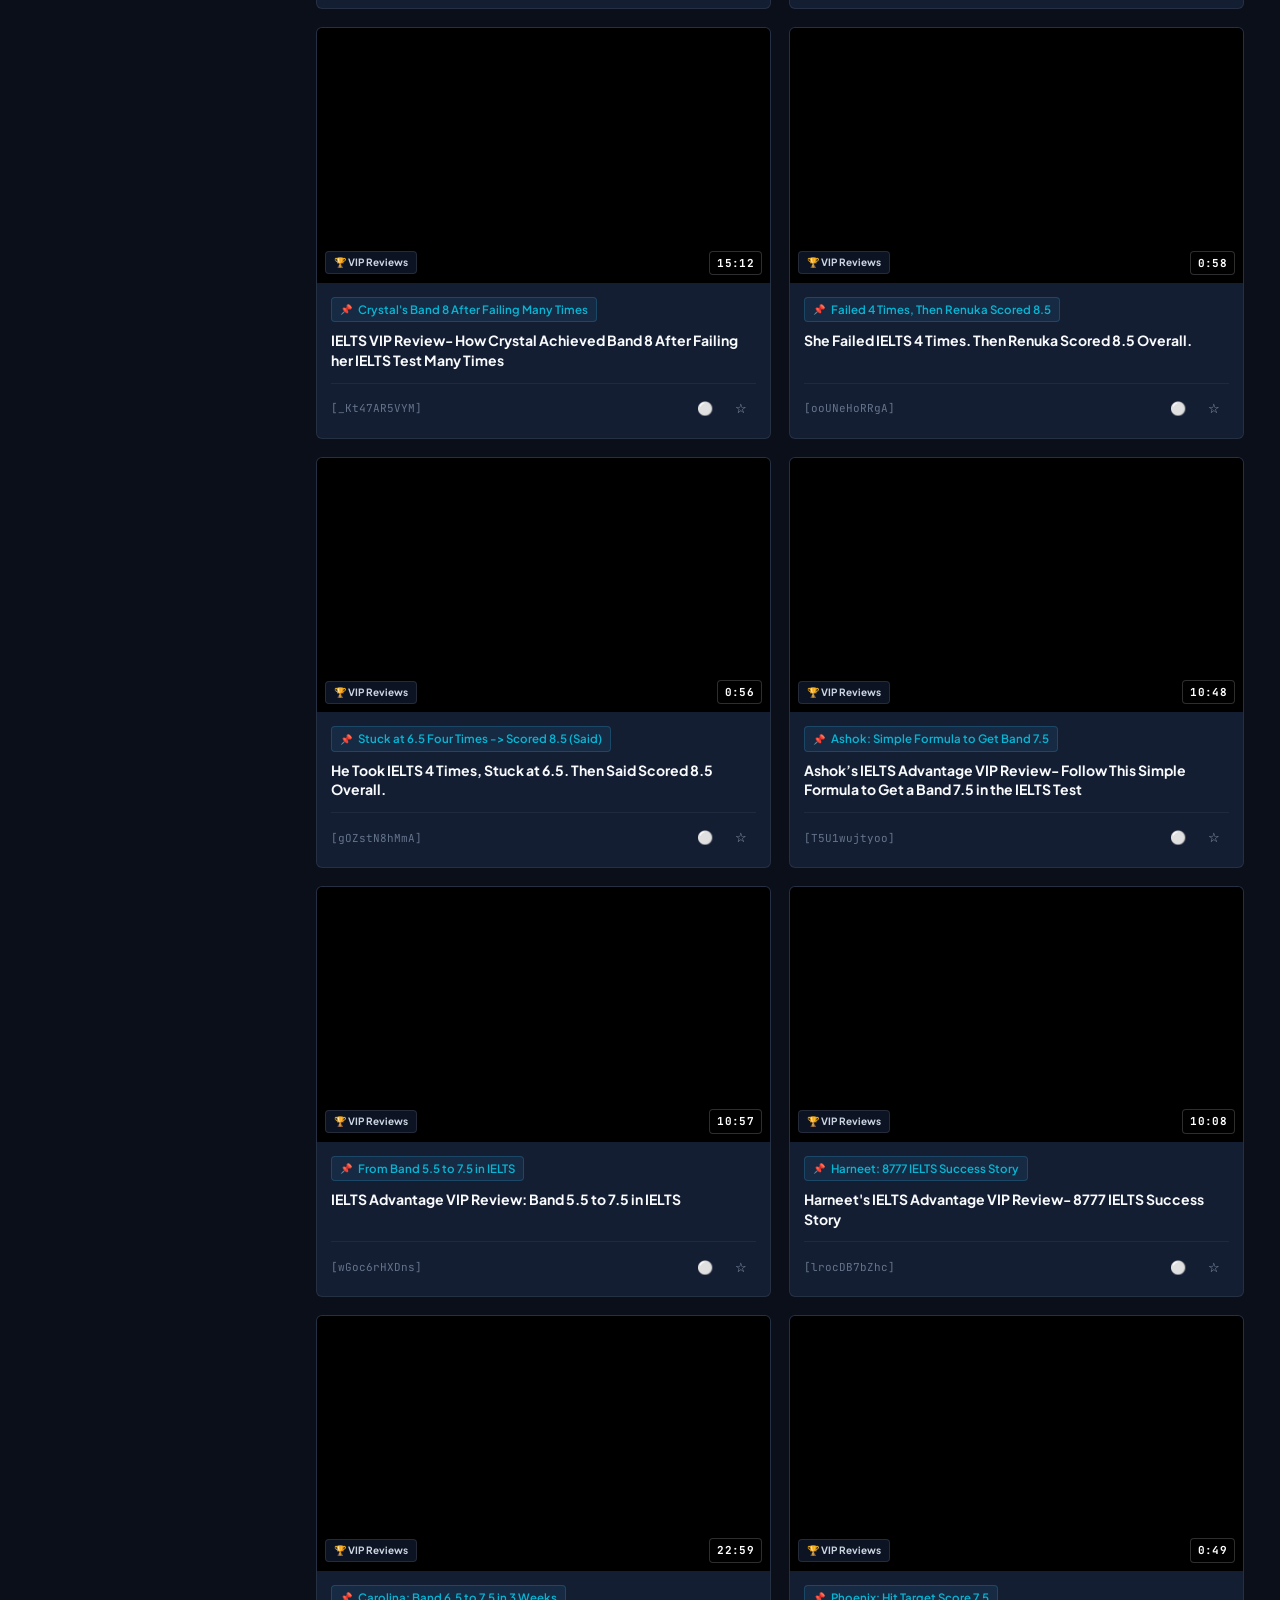
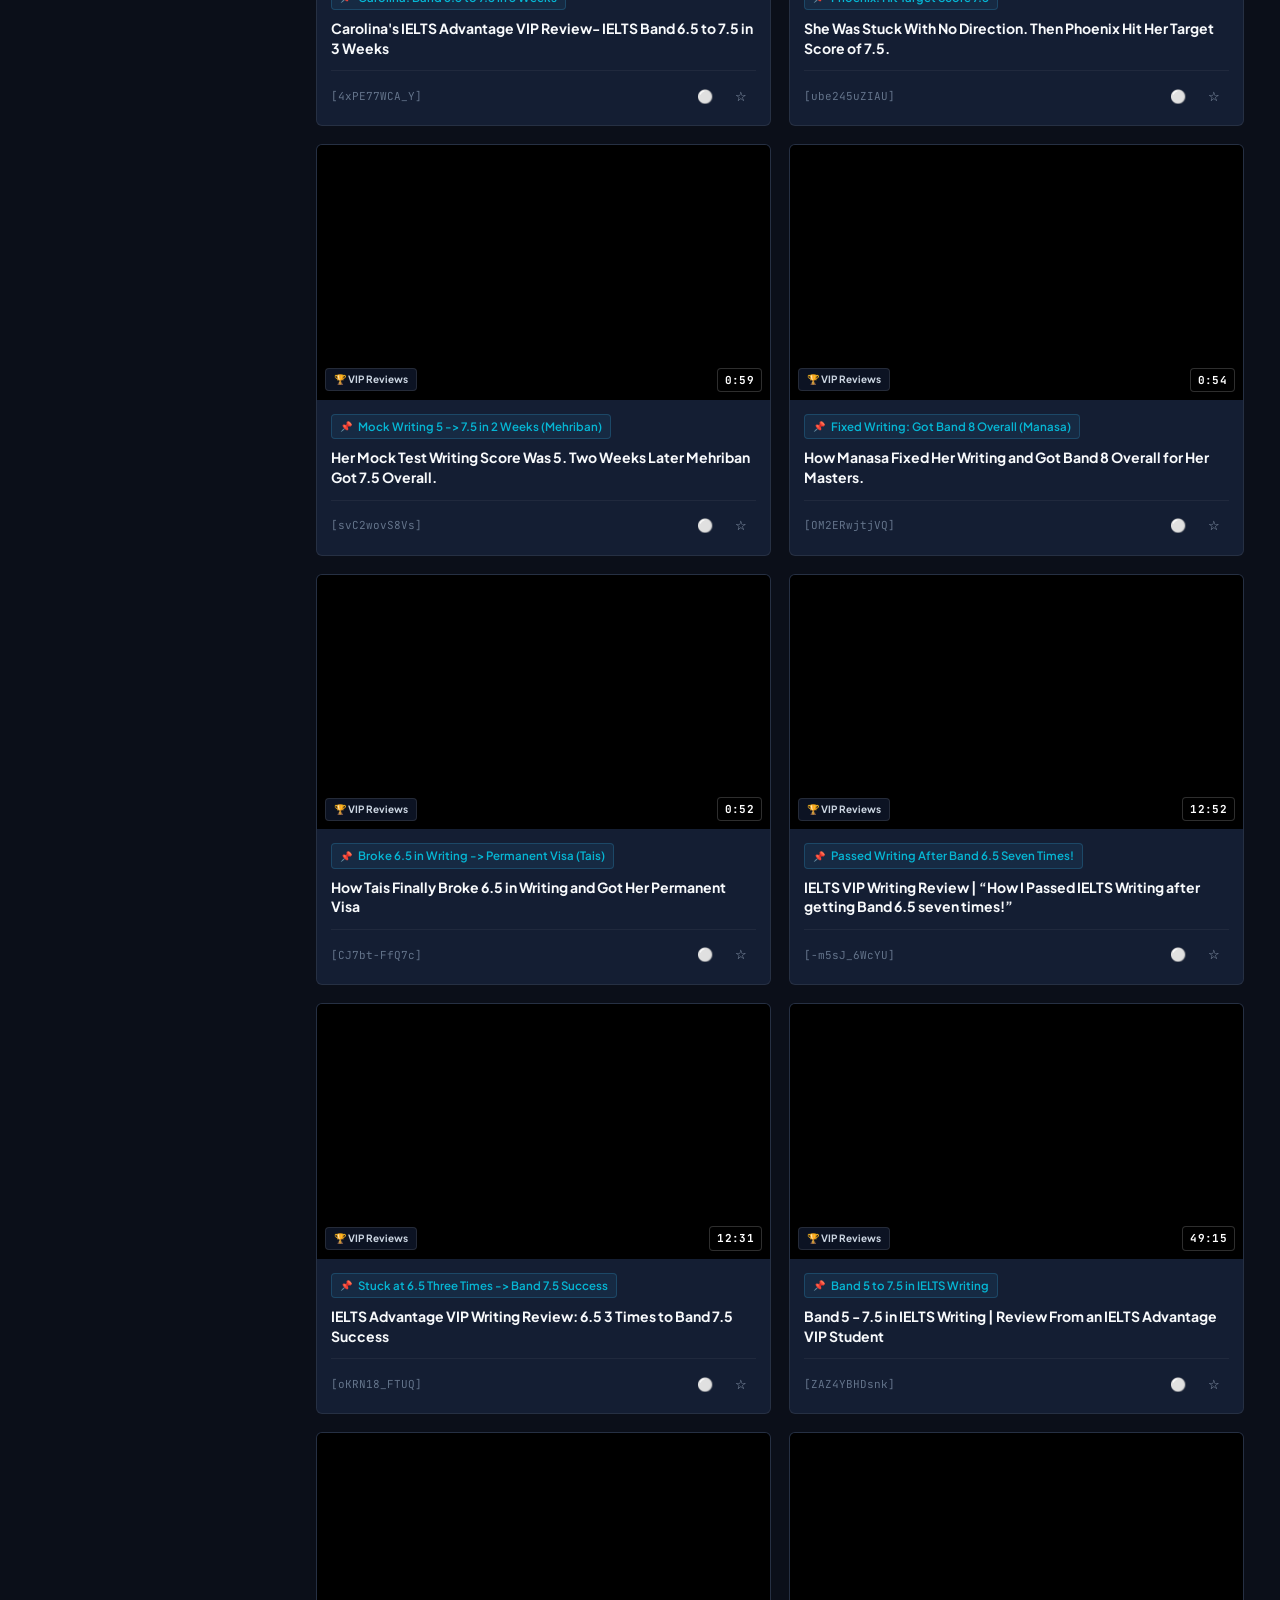
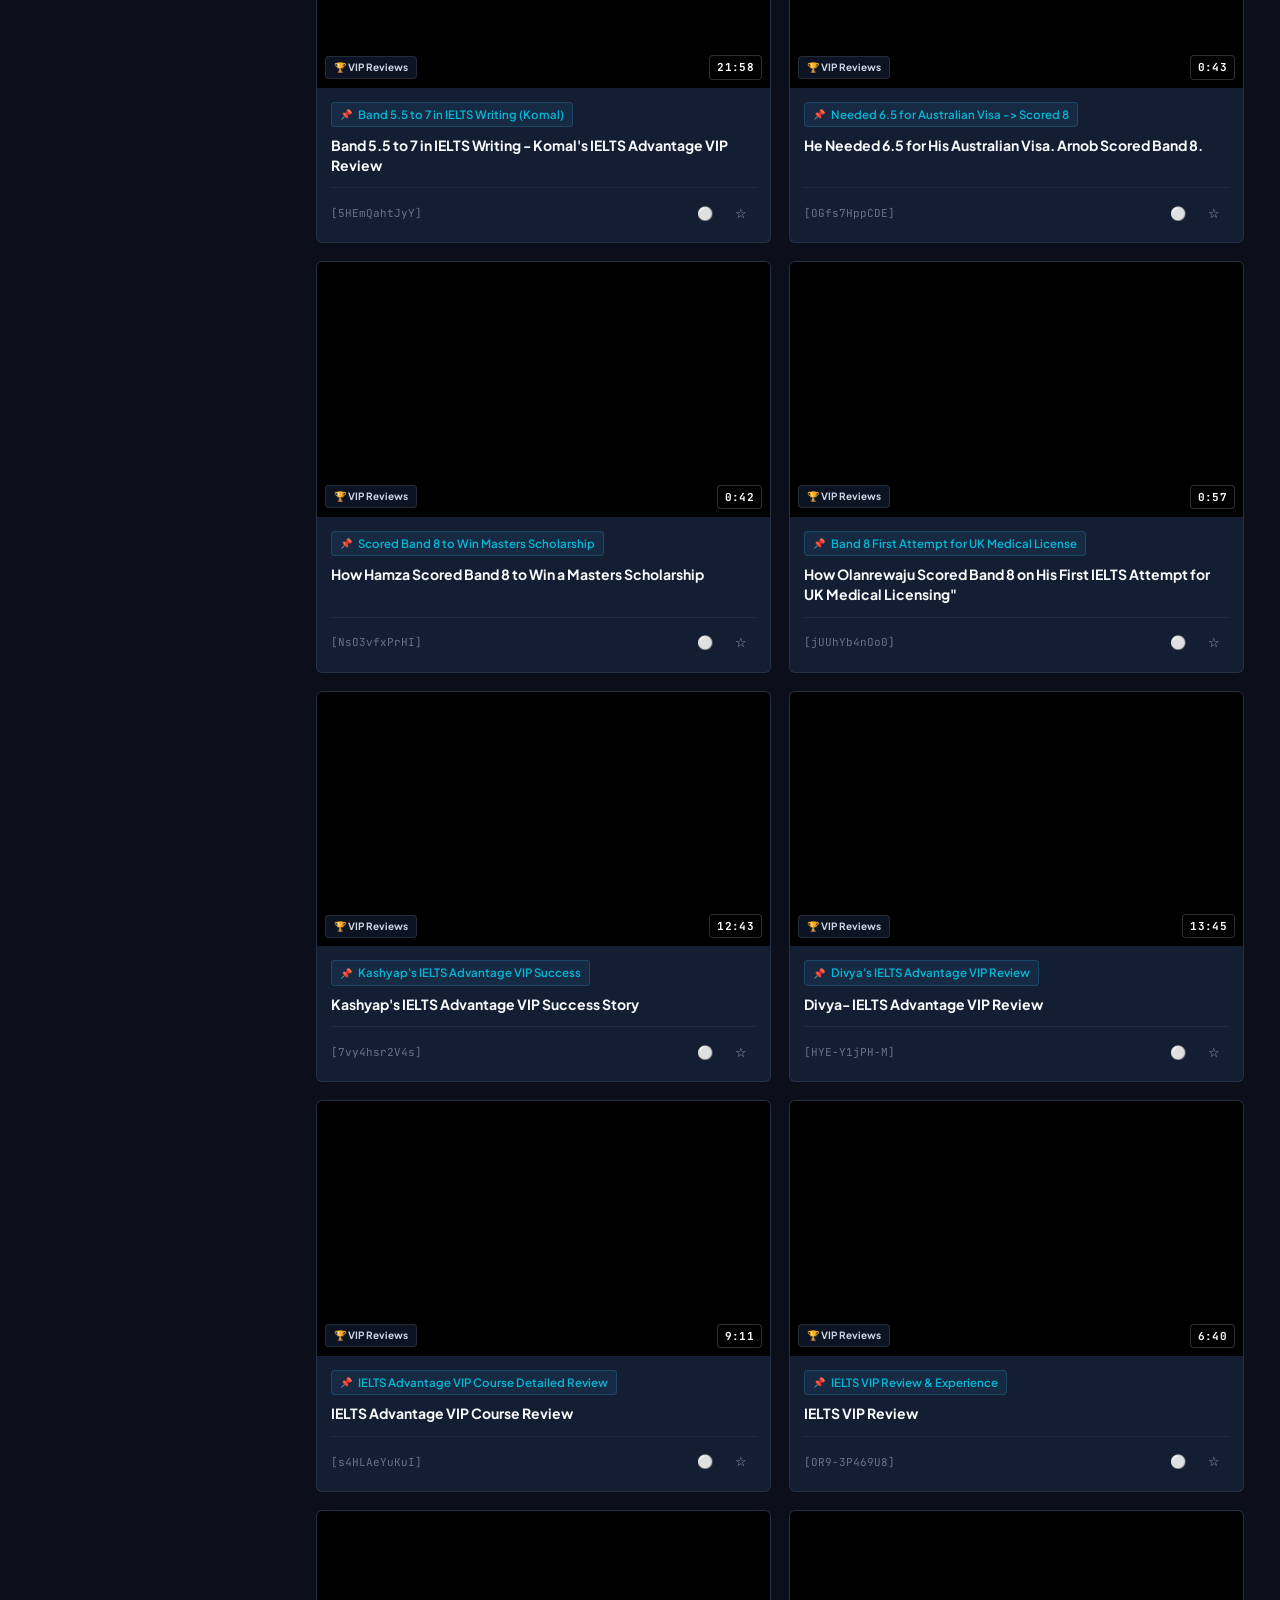
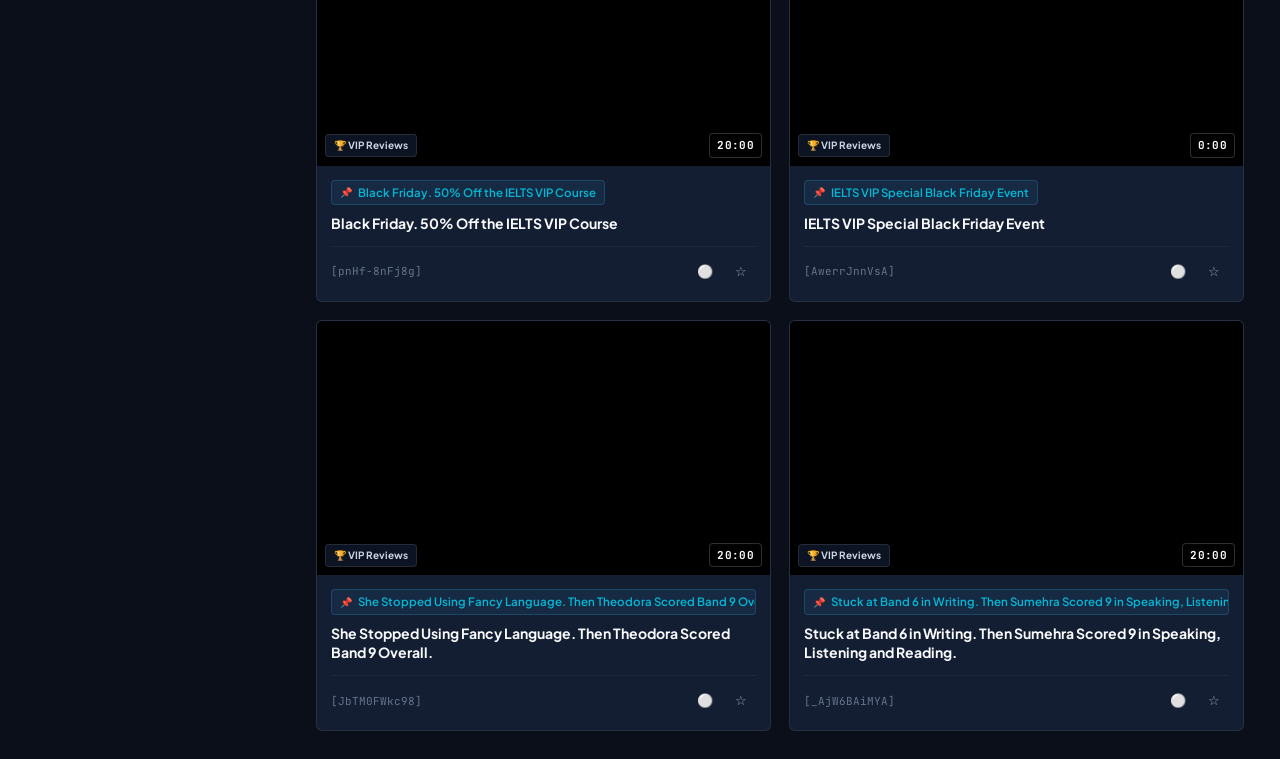
<file: success-stories.html>
<!DOCTYPE html>
<html lang="en" data-theme="fmhy">
<head>
  <meta charset="UTF-8">
  <meta name="viewport" content="width=device-width, initial-scale=1.0">
  <title>VIP Student Success Stories | IELTS Advantage Tracker</title>
  <meta name="description" content="Real interviews and breakdowns of students jumping from Band 6.0 to 7.5, 8.0, and 8.5+.">
  
  <link rel="icon" type="image/png" href="logo_dark.png">
  <link rel="stylesheet" href="style.css?v=5">
</head>
<body data-page-category="vip_reviews">

  <!-- Top Navigation Bar -->
  <header class="top-nav">
    <div class="nav-left">
      <button id="sidebar-toggle" class="icon-btn" title="Toggle Sidebar">
        <svg width="20" height="20" viewBox="0 0 24 24" fill="none" stroke="currentColor" stroke-width="2"><line x1="3" y1="12" x2="21" y2="12"></line><line x1="3" y1="6" x2="21" y2="6"></line><line x1="3" y1="18" x2="21" y2="18"></line></svg>
      </button>
      <a href="index.html" class="brand-logo" title="Back to Welcome Page" style="text-decoration: none; color: inherit; display: flex; align-items: center; gap: 8px; cursor: pointer;">
        <span class="brand-name" style="font-weight: 800; letter-spacing: -0.5px;">IELTS <span class="brand-accent" style="color: var(--accent-primary);">Advantage Tracker</span></span>
      </a>
    </div>

    <div class="search-container">
      <div class="search-box">
        <span class="search-icon">🔍</span>
        <input type="text" id="global-search" placeholder="Search masterclasses, topics, strategies... (Press Ctrl+K)" autocomplete="off">
        <span class="search-shortcut" title="Press Ctrl+K to search">Ctrl+K</span>
        <button id="clear-search" class="clear-btn" title="Clear search">✕</button>
      </div>
    </div>

    <div class="nav-right">
      <div class="theme-selector" style="margin-right: 8px;">
        <select id="theme-select" style="background: var(--bg-card); border: 1px solid var(--border-color); color: var(--text-primary); padding: 5px 10px; border-radius: var(--radius-sm); font-size: 12px; outline: none; cursor: pointer;">
          <option value="fmhy">Dark Mode</option>
          <option value="dracula">Dracula</option>
          <option value="gruvbox">Gruvbox</option>
          <option value="oled">OLED Black</option>
          <option value="light">Light Mode</option>
          <option value="cyberpunk">Cyberpunk 2077</option>
        </select>
      </div>
      <div class="stat-pill" title="Watched progress">
        <span class="stat-icon">🎯</span>
        <span id="progress-text">0 Watched</span>
        <div class="progress-mini-bar">
          <div id="progress-fill" style="width: 0%"></div>
        </div>
      </div>
      <button id="bookmark-filter-btn" class="pill-btn" title="Show Bookmarked Videos">
        ⭐ Bookmarks (<span id="bookmark-count">0</span>)
      </button>
    </div>
  </header>

  <!-- App Layout -->
  <div class="app-layout">
    
    <!-- Sidebar Navigation -->
    <aside class="sidebar" id="app-sidebar">
      <div class="sidebar-header">
        <span class="sidebar-title">NAVIGATION</span>
      </div>

      <nav class="sidebar-nav">
        <a href="index.html" class="nav-item">
          <span class="nav-icon">🏠</span>
          <span class="nav-text">Home / Welcome</span>
        </a>
        <a href="all-videos.html" class="nav-item">
          <span class="nav-icon">🌐</span>
          <span class="nav-text">All Masterclasses</span>
          <span class="nav-count" id="count-all"></span>
        </a>

        <div class="nav-divider">SKILL MODULES</div>

        <a href="speaking.html" class="nav-item">
          <span class="nav-icon">🗣️</span>
          <span class="nav-text">Speaking</span>
          <span class="nav-count" id="count-speaking"></span>
        </a>

        <a href="writing-task-1.html" class="nav-item">
          <span class="nav-icon">📊</span>
          <span class="nav-text">Writing Task 1</span>
          <span class="nav-count" id="count-writing_task1"></span>
        </a>

        <a href="writing-task-2.html" class="nav-item">
          <span class="nav-icon">✍️</span>
          <span class="nav-text">Writing Task 2</span>
          <span class="nav-count" id="count-writing_task2"></span>
        </a>

        <a href="reading.html" class="nav-item">
          <span class="nav-icon">📖</span>
          <span class="nav-text">Reading</span>
          <span class="nav-count" id="count-reading"></span>
        </a>

        <a href="listening.html" class="nav-item">
          <span class="nav-icon">🎧</span>
          <span class="nav-text">Listening</span>
          <span class="nav-count" id="count-listening"></span>
        </a>

        <a href="vocabulary.html" class="nav-item">
          <span class="nav-icon">📚</span>
          <span class="nav-text">Vocabulary & Words</span>
          <span class="nav-count" id="count-vocabulary"></span>
        </a>

        <div class="nav-divider">STRATEGY & REVIEWS</div>

        <a href="master-strategy.html" class="nav-item">
          <span class="nav-icon">💡</span>
          <span class="nav-text">Master Strategy Courses</span>
          <span class="nav-count" id="count-general_tips"></span>
        </a>

        <a href="success-stories.html" class="nav-item active">
          <span class="nav-icon">🏆</span>
          <span class="nav-text">VIP Success Stories</span>
          <span class="nav-count" id="count-vip_reviews"></span>
        </a>
      </nav>

      <div class="sidebar-footer">
        <div class="footer-tip">
          <span class="tip-icon">💡</span>
          <p>Targeting <strong>Band 8.0+</strong>? Complete Writing Task 2 & Speaking playlists first!</p>
        </div>
        <div class="footer-links" style="margin-top: 15px; display: flex; flex-direction: column; gap: 8px;">
          <a href="https://www.youtube.com/@IELTSAdvantage" target="_blank" style="color: var(--text-secondary); text-decoration: none; font-size: 12px; display: flex; align-items: center; gap: 6px;">
            <svg width="14" height="14" viewBox="0 0 24 24" fill="currentColor"><path d="M23.498 6.186a3.016 3.016 0 0 0-2.122-2.136C19.505 3.545 12 3.545 12 3.545s-7.505 0-9.377.505A3.017 3.017 0 0 0 .502 6.186C0 8.07 0 12 0 12s0 3.93.502 5.814a3.016 3.016 0 0 0 2.122 2.136c1.871.505 9.376.505 9.376.505s7.505 0 9.377-.505a3.015 3.015 0 0 0 2.122-2.136C24 15.93 24 12 24 12s0-3.93-.502-5.814zM9.545 15.568V8.432L15.818 12l-6.273 3.568z"/></svg>
            YouTube Channel
          </a>
          <a href="https://ieltsadvantage.com/" target="_blank" style="color: var(--text-secondary); text-decoration: none; font-size: 12px; display: flex; align-items: center; gap: 6px;">
            <span style="font-size: 14px;">🌐</span> Official Website
          </a>
          <a href="https://my.ieltsadvantage.com/members-area/" target="_blank" style="color: var(--accent-emerald); text-decoration: none; font-size: 12px; font-weight: 600; display: flex; align-items: center; gap: 6px;">
            <span style="font-size: 14px;">🎓</span> VIP Members Area
          </a>
        </div>
      </div>
    </aside>

    <!-- Main Content Area -->
    <main class="main-content" id="main-scroll">
      
      <!-- Content View -->
      <section id="content-view">
        
        <!-- Breadcrumb & Top Bar -->
        <div style="display: flex; align-items: center; gap: 8px; margin-bottom: 18px; font-size: 13px; color: var(--text-muted);">
          <a href="index.html" style="color: var(--text-secondary); text-decoration: none;">🏠 Home</a>
          <span>/</span>
          <span style="color: var(--text-primary); font-weight: 600;">VIP Success Stories</span>
        </div>

        <!-- Category Banner -->
        <div class="section-banner" id="category-banner">
          <div class="banner-inner">
            <div class="banner-tag" id="banner-tag">🏆 SUCCESS STORIES</div>
            <h1 class="banner-heading" id="banner-heading">VIP Success Stories</h1>
            <p class="banner-desc" id="banner-desc">Real interviews and breakdowns of students jumping from Band 6.0 to 7.5, 8.0, and 8.5+.</p>
          </div>
        </div>

        <!-- Controls Toolbar (Filter Pills + Sort) -->
        <div class="filter-toolbar">
          <div class="pill-group">
            <button class="filter-pill active" data-filter="all">All</button>
            <button class="filter-pill" data-filter="unwatched">⏳ Unwatched</button>
            <button class="filter-pill" data-filter="watched">✅ Watched</button>
            <button class="filter-pill" data-filter="pdf">📄 PDF Notes</button>
          </div>

          <div class="sort-control">
            <label for="sort-select" class="sort-label">Sort:</label>
            <select id="sort-select" class="sort-select">
              <option value="study_order" selected>🎯 Recommended Study Order (Step-by-Step Curriculum)</option>
              <option value="default">🕒 Latest Uploads (Newest to Oldest)</option>
              <option value="duration_desc">🎓 Duration: Longest First (Masterclasses & Courses)</option>
              <option value="duration_asc">⚡ Duration: Shortest First (Quick Tips & Shorts)</option>
              <option value="title_asc">🔤 Title: A → Z</option>
              <option value="title_desc">🔤 Title: Z → A</option>
            </select>
          </div>
        </div>

        <!-- Video Cards Grid -->
        <div class="video-grid" id="video-grid">
          <!-- Dynamically populated by app.js -->
        </div>

        <!-- Empty State -->
        <div class="empty-state" id="empty-state" style="display: none;">
          <div class="empty-icon">🔍</div>
          <h3 class="empty-title">No matching masterclasses found</h3>
          <p class="empty-desc">Try clearing your search query or adjusting your filters.</p>
          <button id="reset-filter-btn" class="btn btn-secondary">Reset All Filters</button>
        </div>

      </section>

    </main>
  </div>


  </div>

  <script src="videos_data.js?v=3"></script>
  <script src="app.js?v=3"></script>
</body>
</html>
</file>
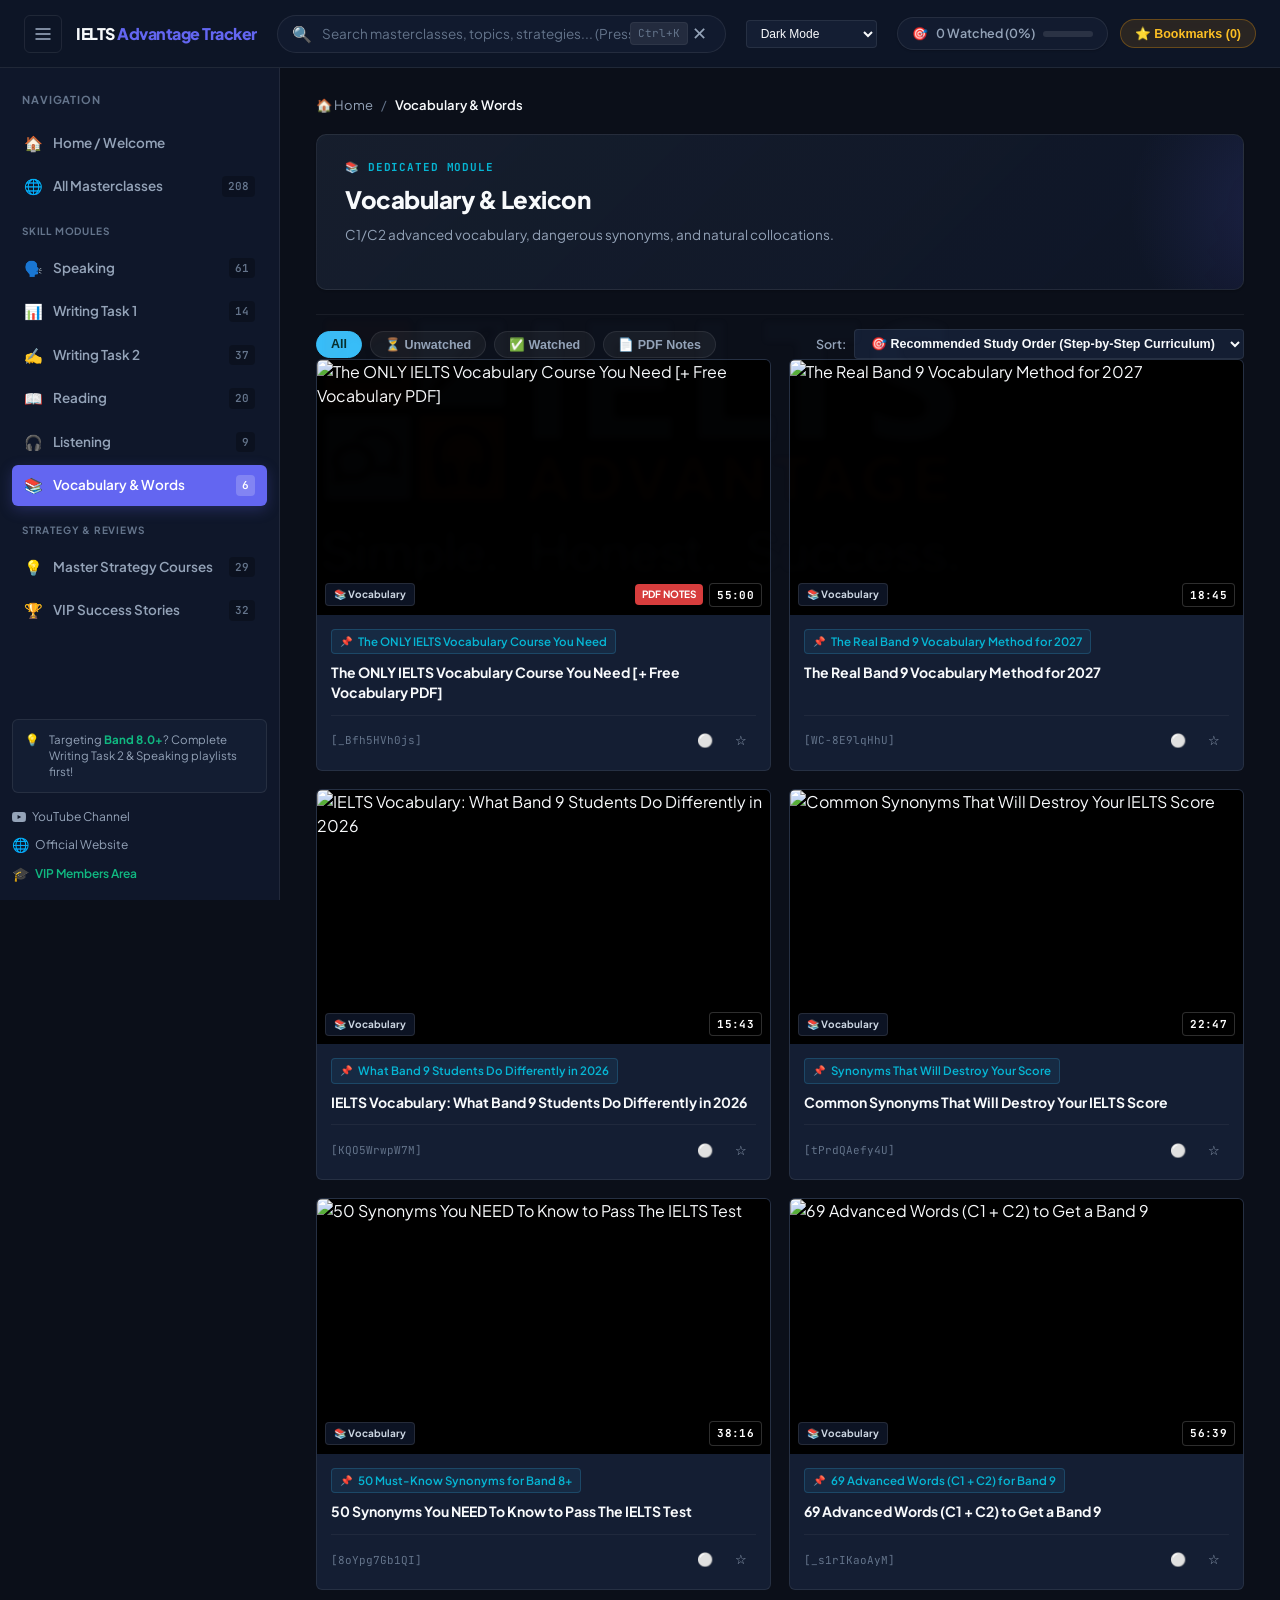
<file: vocabulary.html>
<!DOCTYPE html>
<html lang="en" data-theme="fmhy">
<head>
  <meta charset="UTF-8">
  <meta name="viewport" content="width=device-width, initial-scale=1.0">
  <title>IELTS Vocabulary & Topic Collocations | IELTS Advantage Tracker</title>
  <meta name="description" content="High-scoring collocations, topic-specific vocabulary, and common lexical resource mistakes.">
  
  <link rel="icon" type="image/png" href="logo_dark.png">
  <link rel="stylesheet" href="style.css?v=5">
</head>
<body data-page-category="vocabulary">

  <!-- Top Navigation Bar -->
  <header class="top-nav">
    <div class="nav-left">
      <button id="sidebar-toggle" class="icon-btn" title="Toggle Sidebar">
        <svg width="20" height="20" viewBox="0 0 24 24" fill="none" stroke="currentColor" stroke-width="2"><line x1="3" y1="12" x2="21" y2="12"></line><line x1="3" y1="6" x2="21" y2="6"></line><line x1="3" y1="18" x2="21" y2="18"></line></svg>
      </button>
      <a href="index.html" class="brand-logo" title="Back to Welcome Page" style="text-decoration: none; color: inherit; display: flex; align-items: center; gap: 8px; cursor: pointer;">
        <span class="brand-name" style="font-weight: 800; letter-spacing: -0.5px;">IELTS <span class="brand-accent" style="color: var(--accent-primary);">Advantage Tracker</span></span>
      </a>
    </div>

    <div class="search-container">
      <div class="search-box">
        <span class="search-icon">🔍</span>
        <input type="text" id="global-search" placeholder="Search masterclasses, topics, strategies... (Press Ctrl+K)" autocomplete="off">
        <span class="search-shortcut" title="Press Ctrl+K to search">Ctrl+K</span>
        <button id="clear-search" class="clear-btn" title="Clear search">✕</button>
      </div>
    </div>

    <div class="nav-right">
      <div class="theme-selector" style="margin-right: 8px;">
        <select id="theme-select" style="background: var(--bg-card); border: 1px solid var(--border-color); color: var(--text-primary); padding: 5px 10px; border-radius: var(--radius-sm); font-size: 12px; outline: none; cursor: pointer;">
          <option value="fmhy">Dark Mode</option>
          <option value="dracula">Dracula</option>
          <option value="gruvbox">Gruvbox</option>
          <option value="oled">OLED Black</option>
          <option value="light">Light Mode</option>
          <option value="cyberpunk">Cyberpunk 2077</option>
        </select>
      </div>
      <div class="stat-pill" title="Watched progress">
        <span class="stat-icon">🎯</span>
        <span id="progress-text">0 Watched</span>
        <div class="progress-mini-bar">
          <div id="progress-fill" style="width: 0%"></div>
        </div>
      </div>
      <button id="bookmark-filter-btn" class="pill-btn" title="Show Bookmarked Videos">
        ⭐ Bookmarks (<span id="bookmark-count">0</span>)
      </button>
    </div>
  </header>

  <!-- App Layout -->
  <div class="app-layout">
    
    <!-- Sidebar Navigation -->
    <aside class="sidebar" id="app-sidebar">
      <div class="sidebar-header">
        <span class="sidebar-title">NAVIGATION</span>
      </div>

      <nav class="sidebar-nav">
        <a href="index.html" class="nav-item">
          <span class="nav-icon">🏠</span>
          <span class="nav-text">Home / Welcome</span>
        </a>
        <a href="all-videos.html" class="nav-item">
          <span class="nav-icon">🌐</span>
          <span class="nav-text">All Masterclasses</span>
          <span class="nav-count" id="count-all"></span>
        </a>

        <div class="nav-divider">SKILL MODULES</div>

        <a href="speaking.html" class="nav-item">
          <span class="nav-icon">🗣️</span>
          <span class="nav-text">Speaking</span>
          <span class="nav-count" id="count-speaking"></span>
        </a>

        <a href="writing-task-1.html" class="nav-item">
          <span class="nav-icon">📊</span>
          <span class="nav-text">Writing Task 1</span>
          <span class="nav-count" id="count-writing_task1"></span>
        </a>

        <a href="writing-task-2.html" class="nav-item">
          <span class="nav-icon">✍️</span>
          <span class="nav-text">Writing Task 2</span>
          <span class="nav-count" id="count-writing_task2"></span>
        </a>

        <a href="reading.html" class="nav-item">
          <span class="nav-icon">📖</span>
          <span class="nav-text">Reading</span>
          <span class="nav-count" id="count-reading"></span>
        </a>

        <a href="listening.html" class="nav-item">
          <span class="nav-icon">🎧</span>
          <span class="nav-text">Listening</span>
          <span class="nav-count" id="count-listening"></span>
        </a>

        <a href="vocabulary.html" class="nav-item active">
          <span class="nav-icon">📚</span>
          <span class="nav-text">Vocabulary & Words</span>
          <span class="nav-count" id="count-vocabulary"></span>
        </a>

        <div class="nav-divider">STRATEGY & REVIEWS</div>

        <a href="master-strategy.html" class="nav-item">
          <span class="nav-icon">💡</span>
          <span class="nav-text">Master Strategy Courses</span>
          <span class="nav-count" id="count-general_tips"></span>
        </a>

        <a href="success-stories.html" class="nav-item">
          <span class="nav-icon">🏆</span>
          <span class="nav-text">VIP Success Stories</span>
          <span class="nav-count" id="count-vip_reviews"></span>
        </a>
      </nav>

      <div class="sidebar-footer">
        <div class="footer-tip">
          <span class="tip-icon">💡</span>
          <p>Targeting <strong>Band 8.0+</strong>? Complete Writing Task 2 & Speaking playlists first!</p>
        </div>
        <div class="footer-links" style="margin-top: 15px; display: flex; flex-direction: column; gap: 8px;">
          <a href="https://www.youtube.com/@IELTSAdvantage" target="_blank" style="color: var(--text-secondary); text-decoration: none; font-size: 12px; display: flex; align-items: center; gap: 6px;">
            <svg width="14" height="14" viewBox="0 0 24 24" fill="currentColor"><path d="M23.498 6.186a3.016 3.016 0 0 0-2.122-2.136C19.505 3.545 12 3.545 12 3.545s-7.505 0-9.377.505A3.017 3.017 0 0 0 .502 6.186C0 8.07 0 12 0 12s0 3.93.502 5.814a3.016 3.016 0 0 0 2.122 2.136c1.871.505 9.376.505 9.376.505s7.505 0 9.377-.505a3.015 3.015 0 0 0 2.122-2.136C24 15.93 24 12 24 12s0-3.93-.502-5.814zM9.545 15.568V8.432L15.818 12l-6.273 3.568z"/></svg>
            YouTube Channel
          </a>
          <a href="https://ieltsadvantage.com/" target="_blank" style="color: var(--text-secondary); text-decoration: none; font-size: 12px; display: flex; align-items: center; gap: 6px;">
            <span style="font-size: 14px;">🌐</span> Official Website
          </a>
          <a href="https://my.ieltsadvantage.com/members-area/" target="_blank" style="color: var(--accent-emerald); text-decoration: none; font-size: 12px; font-weight: 600; display: flex; align-items: center; gap: 6px;">
            <span style="font-size: 14px;">🎓</span> VIP Members Area
          </a>
        </div>
      </div>
    </aside>

    <!-- Main Content Area -->
    <main class="main-content" id="main-scroll">
      
      <!-- Content View -->
      <section id="content-view">
        
        <!-- Breadcrumb & Top Bar -->
        <div style="display: flex; align-items: center; gap: 8px; margin-bottom: 18px; font-size: 13px; color: var(--text-muted);">
          <a href="index.html" style="color: var(--text-secondary); text-decoration: none;">🏠 Home</a>
          <span>/</span>
          <span style="color: var(--text-primary); font-weight: 600;">Vocabulary & Words</span>
        </div>

        <!-- Category Banner -->
        <div class="section-banner" id="category-banner">
          <div class="banner-inner">
            <div class="banner-tag" id="banner-tag">📚 VOCABULARY MODULE</div>
            <h1 class="banner-heading" id="banner-heading">IELTS Vocabulary & Words</h1>
            <p class="banner-desc" id="banner-desc">High-scoring collocations, topic-specific vocabulary, and common lexical resource mistakes.</p>
          </div>
        </div>

        <!-- Controls Toolbar (Filter Pills + Sort) -->
        <div class="filter-toolbar">
          <div class="pill-group">
            <button class="filter-pill active" data-filter="all">All</button>
            <button class="filter-pill" data-filter="unwatched">⏳ Unwatched</button>
            <button class="filter-pill" data-filter="watched">✅ Watched</button>
            <button class="filter-pill" data-filter="pdf">📄 PDF Notes</button>
          </div>

          <div class="sort-control">
            <label for="sort-select" class="sort-label">Sort:</label>
            <select id="sort-select" class="sort-select">
              <option value="study_order" selected>🎯 Recommended Study Order (Step-by-Step Curriculum)</option>
              <option value="default">🕒 Latest Uploads (Newest to Oldest)</option>
              <option value="duration_desc">🎓 Duration: Longest First (Masterclasses & Courses)</option>
              <option value="duration_asc">⚡ Duration: Shortest First (Quick Tips & Shorts)</option>
              <option value="title_asc">🔤 Title: A → Z</option>
              <option value="title_desc">🔤 Title: Z → A</option>
            </select>
          </div>
        </div>

        <!-- Video Cards Grid -->
        <div class="video-grid" id="video-grid">
          <!-- Dynamically populated by app.js -->
        </div>

        <!-- Empty State -->
        <div class="empty-state" id="empty-state" style="display: none;">
          <div class="empty-icon">🔍</div>
          <h3 class="empty-title">No matching masterclasses found</h3>
          <p class="empty-desc">Try clearing your search query or adjusting your filters.</p>
          <button id="reset-filter-btn" class="btn btn-secondary">Reset All Filters</button>
        </div>

      </section>

    </main>
  </div>


  </div>

  <script src="videos_data.js?v=3"></script>
  <script src="app.js?v=3"></script>
</body>
</html>
</file>
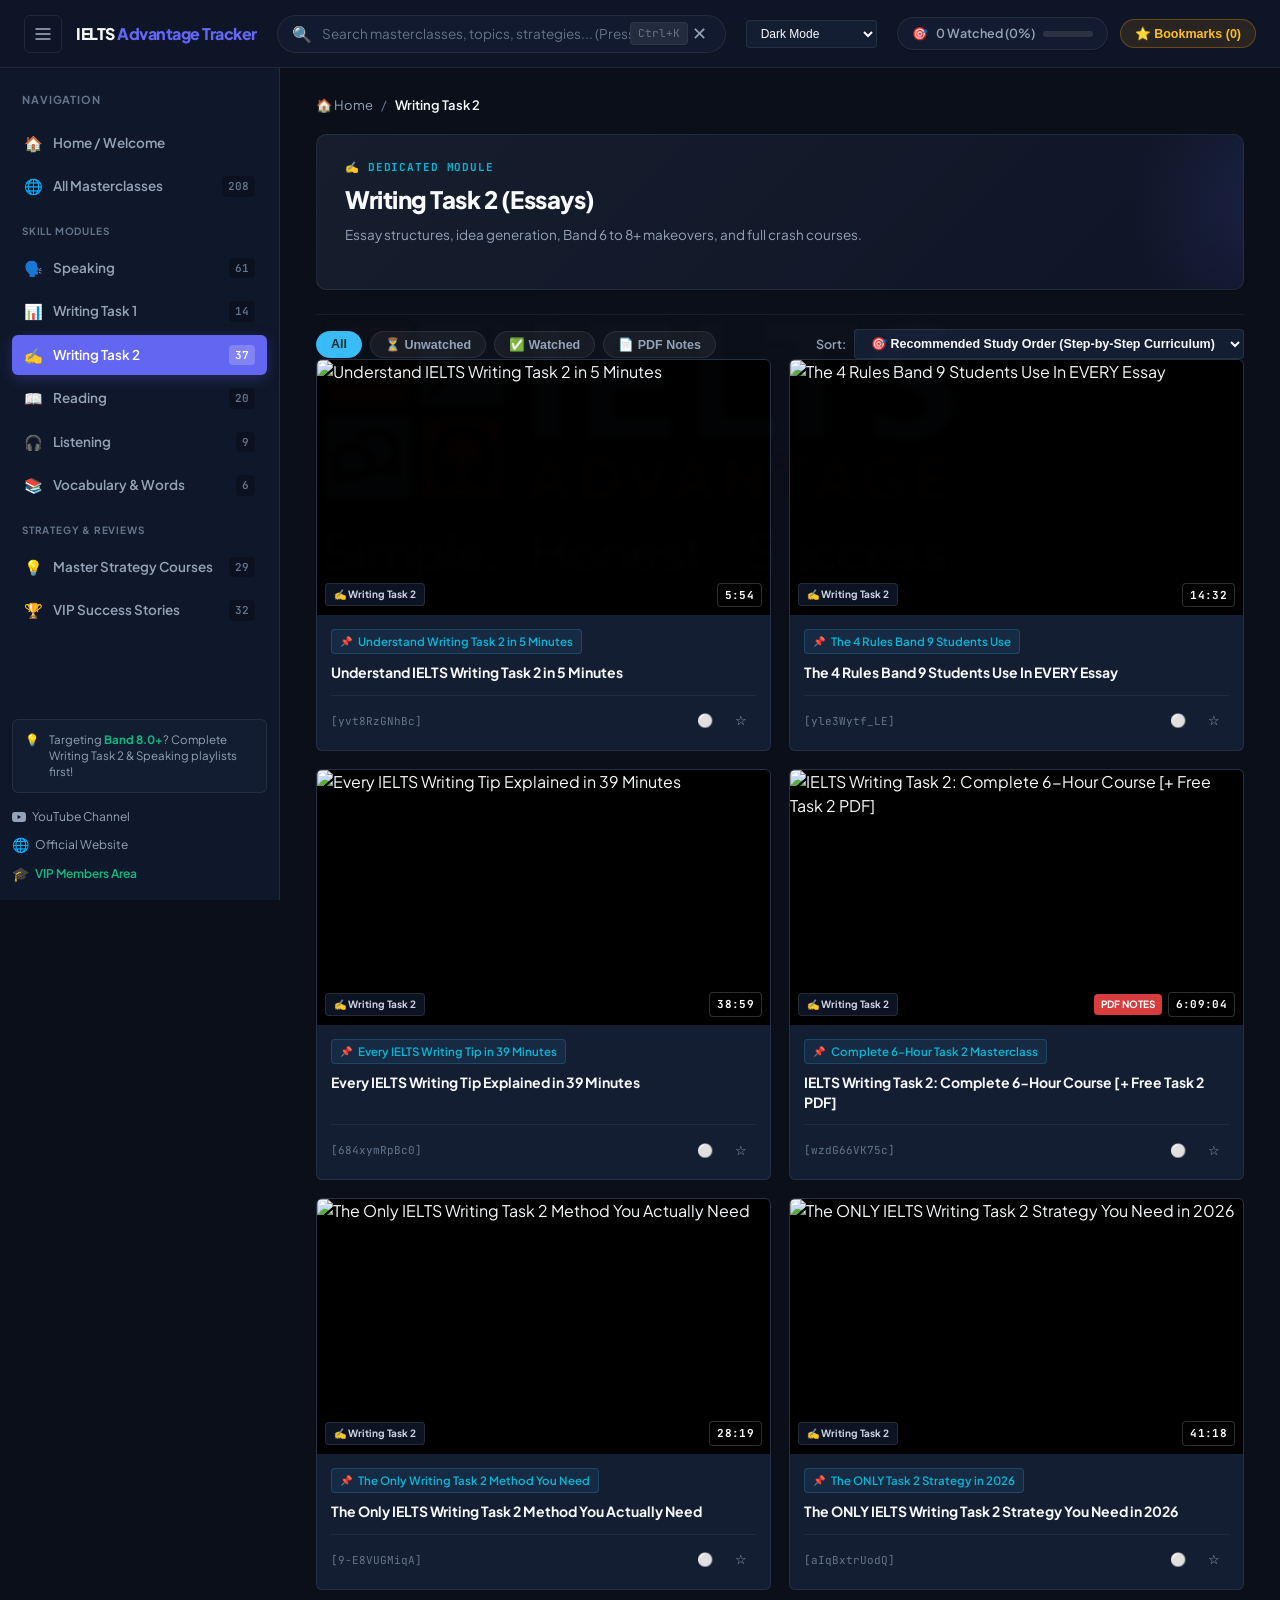
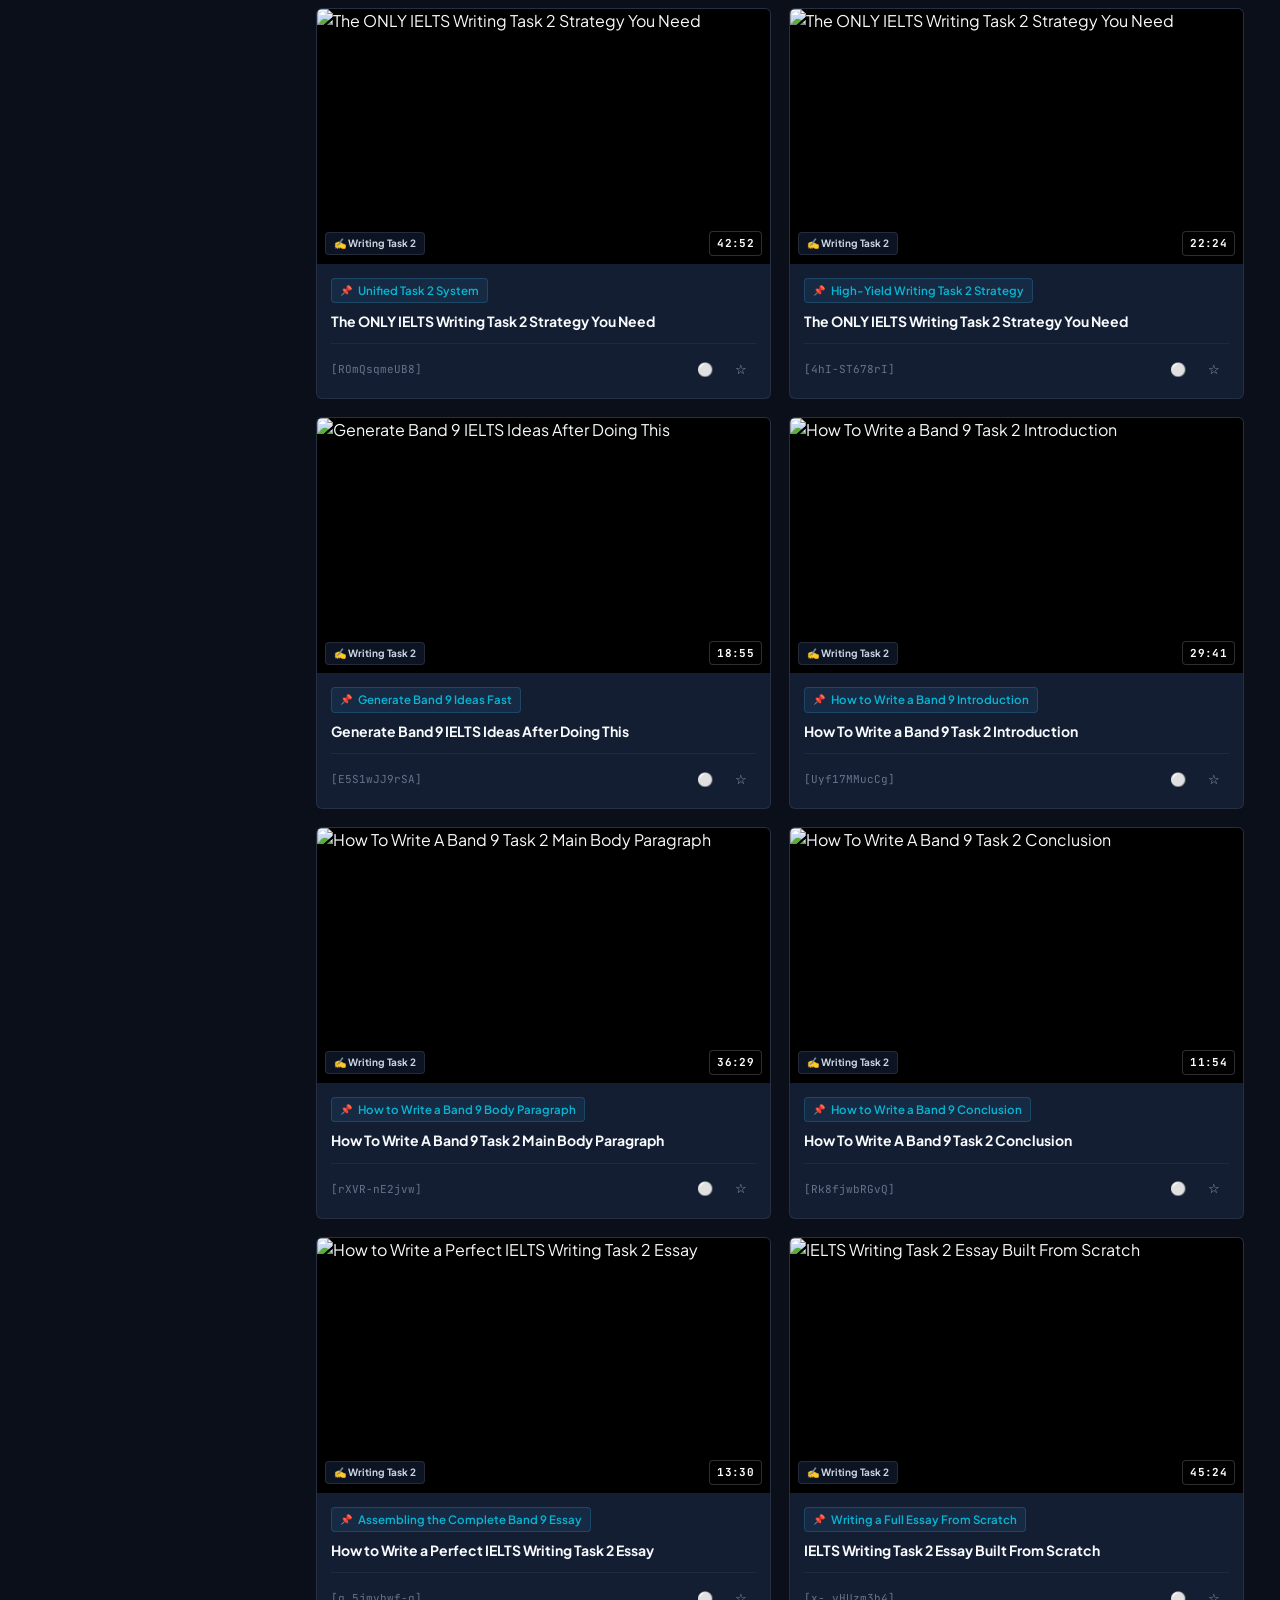
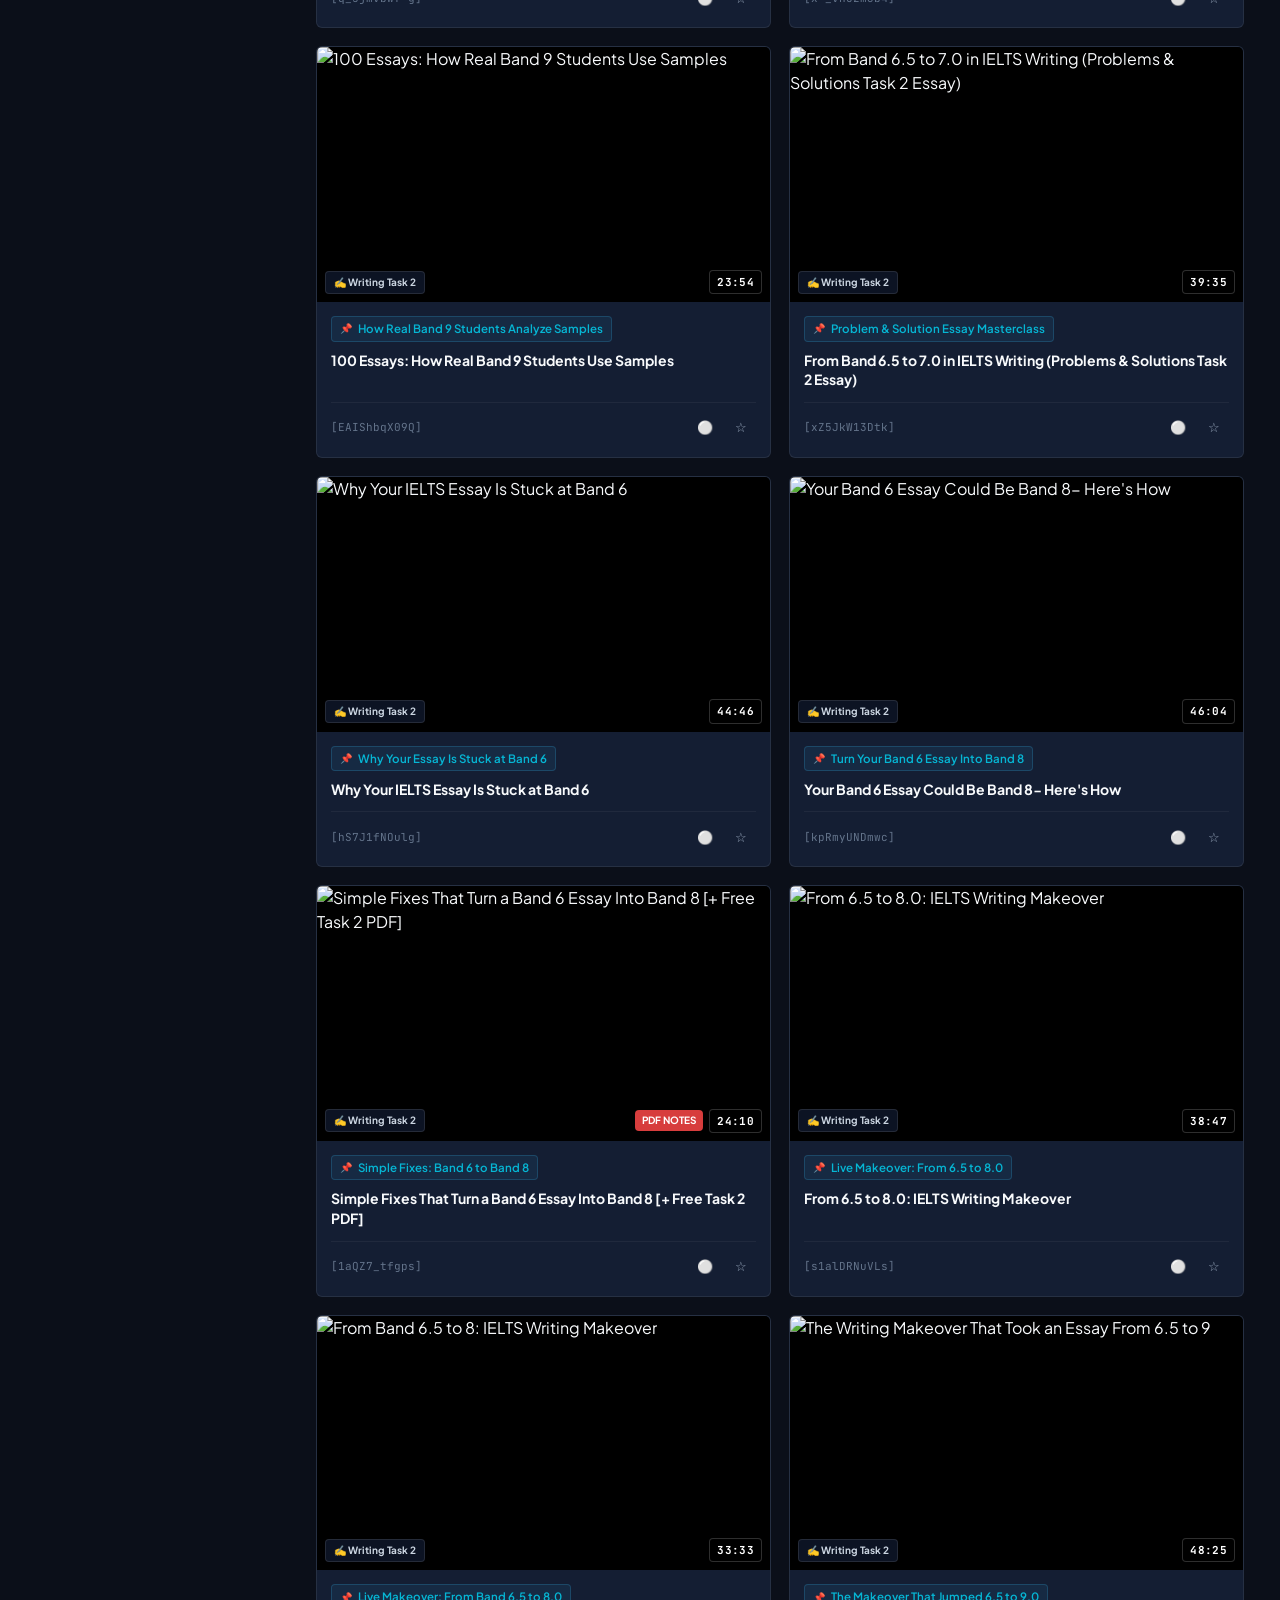
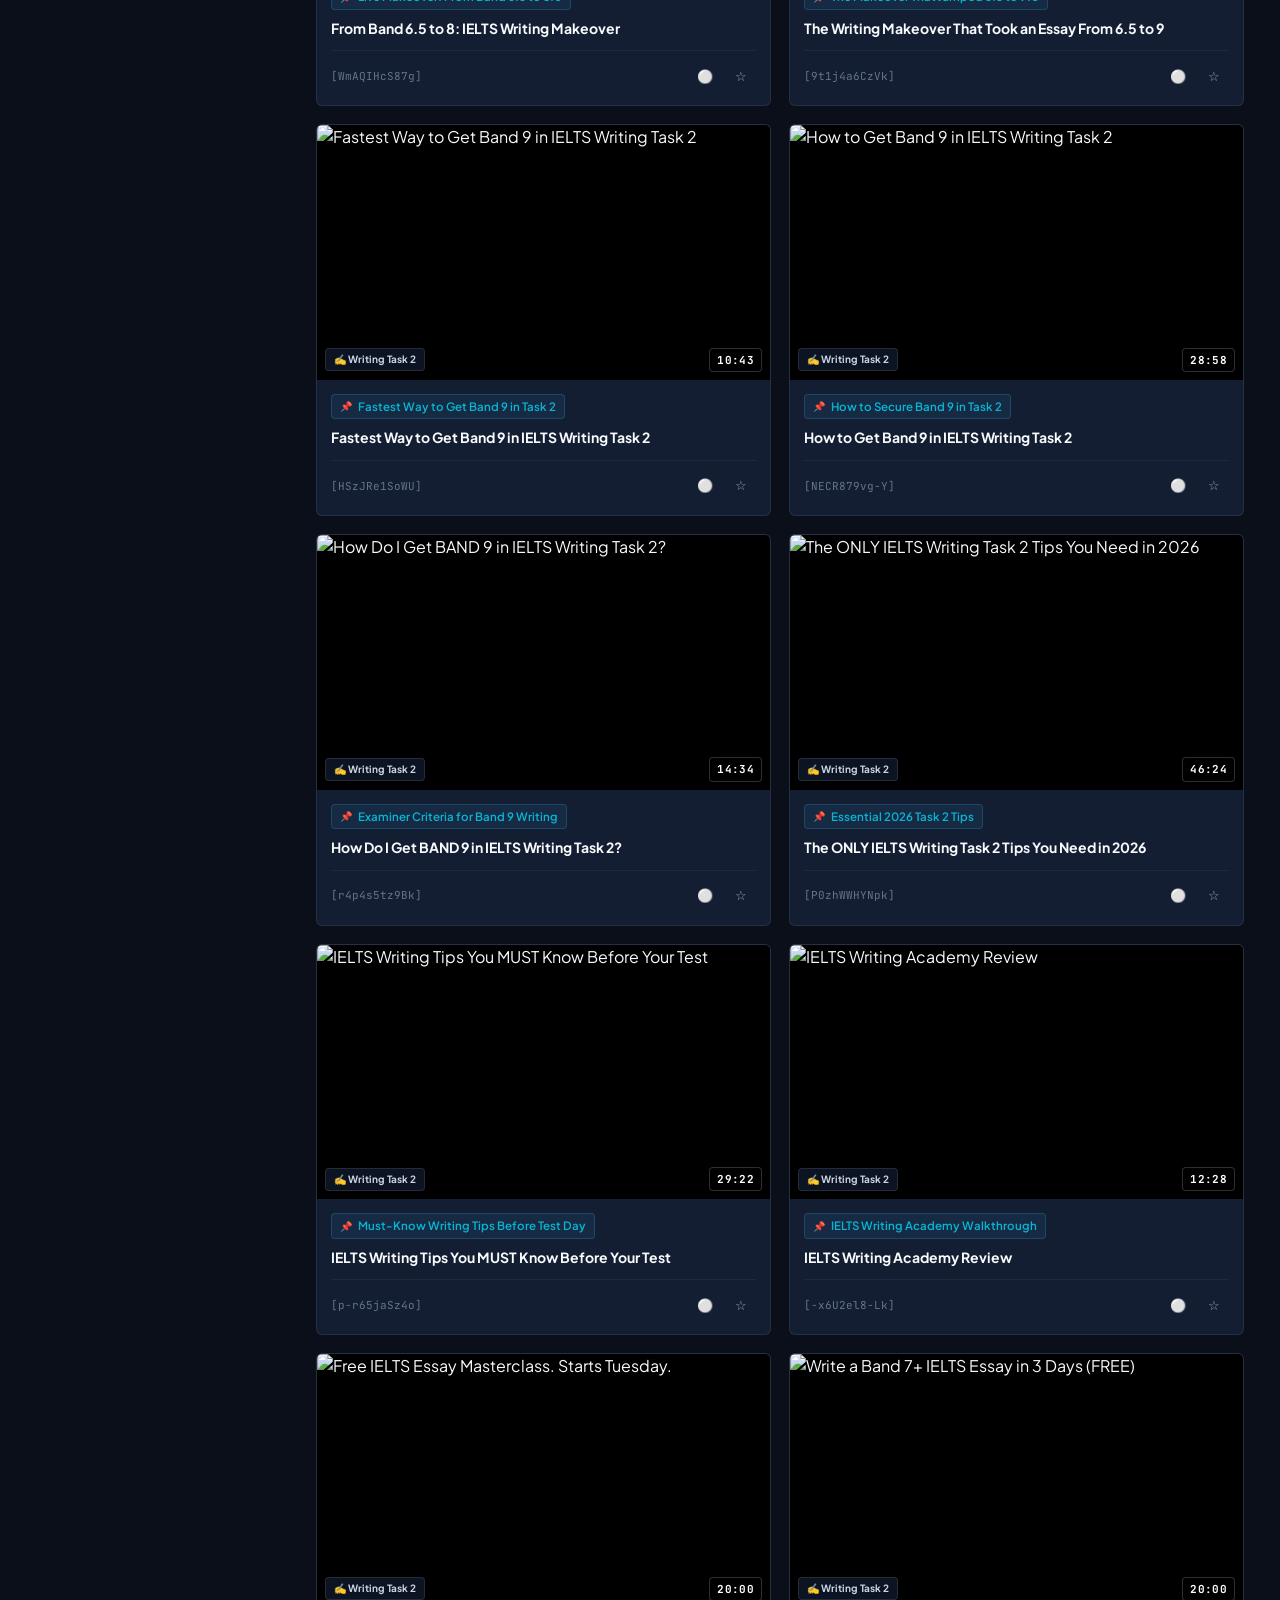
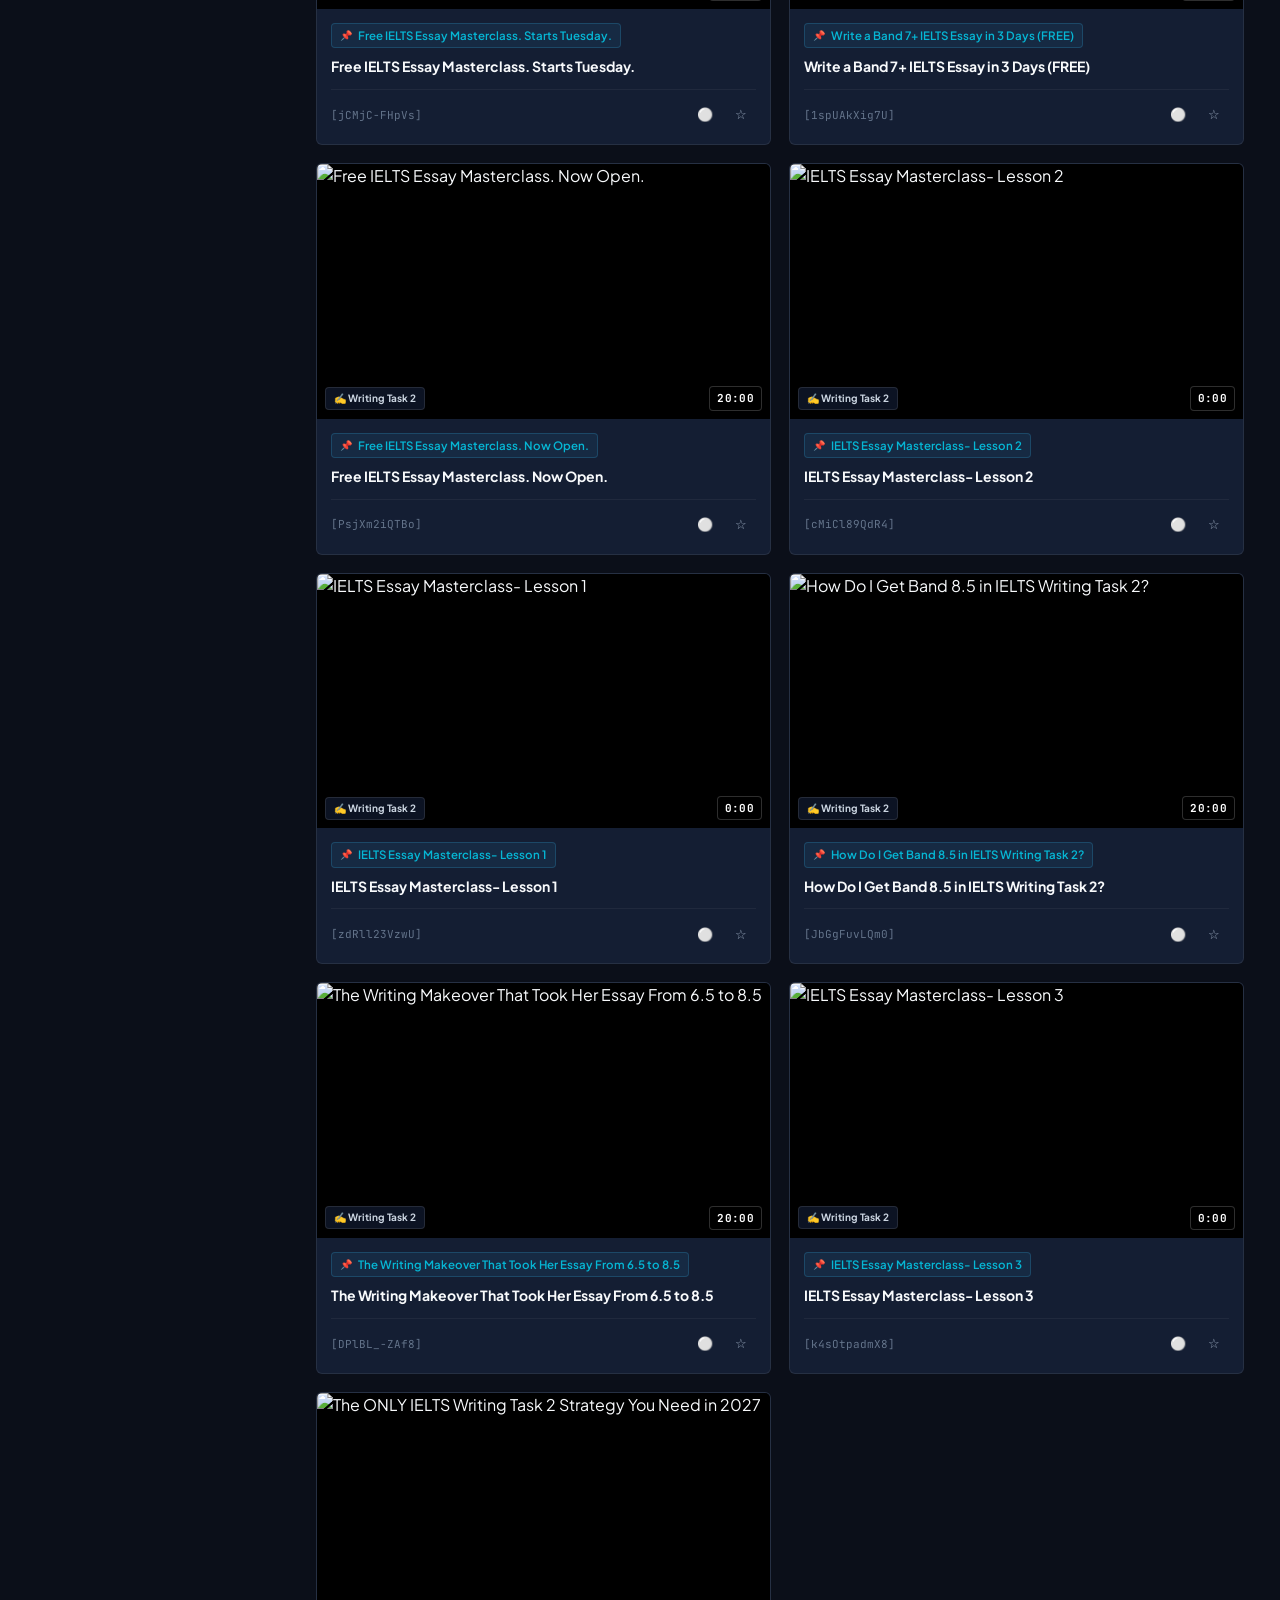
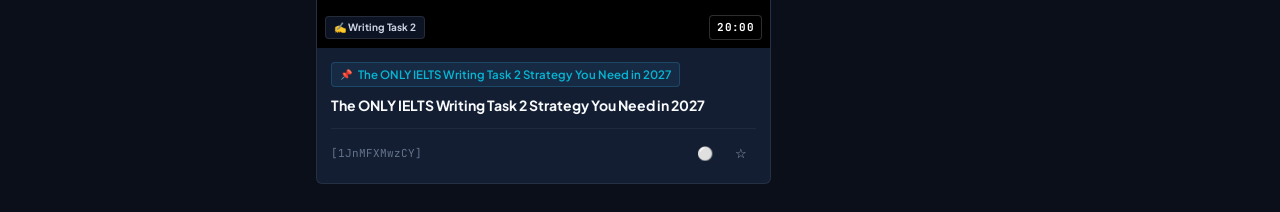
<file: writing-task-2.html>
<!DOCTYPE html>
<html lang="en" data-theme="fmhy">
<head>
  <meta charset="UTF-8">
  <meta name="viewport" content="width=device-width, initial-scale=1.0">
  <title>Writing Task 2 (Essays) | IELTS Advantage Tracker</title>
  <meta name="description" content="Essay structures, idea generation, Band 6 to 8+ makeovers, and full crash courses.">
  
  <link rel="icon" type="image/png" href="logo_dark.png">
  <link rel="stylesheet" href="style.css?v=5">
</head>
<body data-page-category="writing_task2">

  <!-- Top Navigation Bar -->
  <header class="top-nav">
    <div class="nav-left">
      <button id="sidebar-toggle" class="icon-btn" title="Toggle Sidebar">
        <svg width="20" height="20" viewBox="0 0 24 24" fill="none" stroke="currentColor" stroke-width="2"><line x1="3" y1="12" x2="21" y2="12"></line><line x1="3" y1="6" x2="21" y2="6"></line><line x1="3" y1="18" x2="21" y2="18"></line></svg>
      </button>
      <a href="index.html" class="brand-logo" title="Back to Welcome Page" style="text-decoration: none; color: inherit; display: flex; align-items: center; gap: 8px; cursor: pointer;">
        <span class="brand-name" style="font-weight: 800; letter-spacing: -0.5px;">IELTS <span class="brand-accent" style="color: var(--accent-primary);">Advantage Tracker</span></span>
      </a>
    </div>

    <div class="search-container">
      <div class="search-box">
        <span class="search-icon">🔍</span>
        <input type="text" id="global-search" placeholder="Search masterclasses, topics, strategies... (Press Ctrl+K)" autocomplete="off">
        <span class="search-shortcut" title="Press Ctrl+K to search">Ctrl+K</span>
        <button id="clear-search" class="clear-btn" title="Clear search">✕</button>
      </div>
    </div>

    <div class="nav-right">
      <div class="theme-selector" style="margin-right: 8px;">
        <select id="theme-select" style="background: var(--bg-card); border: 1px solid var(--border-color); color: var(--text-primary); padding: 5px 10px; border-radius: var(--radius-sm); font-size: 12px; outline: none; cursor: pointer;">
          <option value="fmhy">Dark Mode</option>
          <option value="dracula">Dracula</option>
          <option value="gruvbox">Gruvbox</option>
          <option value="oled">OLED Black</option>
          <option value="light">Light Mode</option>
          <option value="cyberpunk">Cyberpunk 2077</option>
        </select>
      </div>
      <div class="stat-pill" title="Watched progress">
        <span class="stat-icon">🎯</span>
        <span id="progress-text">0 Watched</span>
        <div class="progress-mini-bar">
          <div id="progress-fill" style="width: 0%"></div>
        </div>
      </div>
      <button id="bookmark-filter-btn" class="pill-btn" title="Show Bookmarked Videos">
        ⭐ Bookmarks (<span id="bookmark-count">0</span>)
      </button>
    </div>
  </header>

  <!-- App Layout -->
  <div class="app-layout">
    
    <!-- Sidebar Navigation -->
    <aside class="sidebar" id="app-sidebar">
      <div class="sidebar-header">
        <span class="sidebar-title">NAVIGATION</span>
      </div>

      <nav class="sidebar-nav">
        <a href="index.html" class="nav-item">
          <span class="nav-icon">🏠</span>
          <span class="nav-text">Home / Welcome</span>
        </a>
        <a href="all-videos.html" class="nav-item">
          <span class="nav-icon">🌐</span>
          <span class="nav-text">All Masterclasses</span>
          <span class="nav-count" id="count-all"></span>
        </a>

        <div class="nav-divider">SKILL MODULES</div>

        <a href="speaking.html" class="nav-item">
          <span class="nav-icon">🗣️</span>
          <span class="nav-text">Speaking</span>
          <span class="nav-count" id="count-speaking"></span>
        </a>

        <a href="writing-task-1.html" class="nav-item">
          <span class="nav-icon">📊</span>
          <span class="nav-text">Writing Task 1</span>
          <span class="nav-count" id="count-writing_task1"></span>
        </a>

        <a href="writing-task-2.html" class="nav-item active">
          <span class="nav-icon">✍️</span>
          <span class="nav-text">Writing Task 2</span>
          <span class="nav-count" id="count-writing_task2"></span>
        </a>

        <a href="reading.html" class="nav-item">
          <span class="nav-icon">📖</span>
          <span class="nav-text">Reading</span>
          <span class="nav-count" id="count-reading"></span>
        </a>

        <a href="listening.html" class="nav-item">
          <span class="nav-icon">🎧</span>
          <span class="nav-text">Listening</span>
          <span class="nav-count" id="count-listening"></span>
        </a>

        <a href="vocabulary.html" class="nav-item">
          <span class="nav-icon">📚</span>
          <span class="nav-text">Vocabulary & Words</span>
          <span class="nav-count" id="count-vocabulary"></span>
        </a>

        <div class="nav-divider">STRATEGY & REVIEWS</div>

        <a href="master-strategy.html" class="nav-item">
          <span class="nav-icon">💡</span>
          <span class="nav-text">Master Strategy Courses</span>
          <span class="nav-count" id="count-general_tips"></span>
        </a>

        <a href="success-stories.html" class="nav-item">
          <span class="nav-icon">🏆</span>
          <span class="nav-text">VIP Success Stories</span>
          <span class="nav-count" id="count-vip_reviews"></span>
        </a>
      </nav>

      <div class="sidebar-footer">
        <div class="footer-tip">
          <span class="tip-icon">💡</span>
          <p>Targeting <strong>Band 8.0+</strong>? Complete Writing Task 2 & Speaking playlists first!</p>
        </div>
        <div class="footer-links" style="margin-top: 15px; display: flex; flex-direction: column; gap: 8px;">
          <a href="https://www.youtube.com/@IELTSAdvantage" target="_blank" style="color: var(--text-secondary); text-decoration: none; font-size: 12px; display: flex; align-items: center; gap: 6px;">
            <svg width="14" height="14" viewBox="0 0 24 24" fill="currentColor"><path d="M23.498 6.186a3.016 3.016 0 0 0-2.122-2.136C19.505 3.545 12 3.545 12 3.545s-7.505 0-9.377.505A3.017 3.017 0 0 0 .502 6.186C0 8.07 0 12 0 12s0 3.93.502 5.814a3.016 3.016 0 0 0 2.122 2.136c1.871.505 9.376.505 9.376.505s7.505 0 9.377-.505a3.015 3.015 0 0 0 2.122-2.136C24 15.93 24 12 24 12s0-3.93-.502-5.814zM9.545 15.568V8.432L15.818 12l-6.273 3.568z"/></svg>
            YouTube Channel
          </a>
          <a href="https://ieltsadvantage.com/" target="_blank" style="color: var(--text-secondary); text-decoration: none; font-size: 12px; display: flex; align-items: center; gap: 6px;">
            <span style="font-size: 14px;">🌐</span> Official Website
          </a>
          <a href="https://my.ieltsadvantage.com/members-area/" target="_blank" style="color: var(--accent-emerald); text-decoration: none; font-size: 12px; font-weight: 600; display: flex; align-items: center; gap: 6px;">
            <span style="font-size: 14px;">🎓</span> VIP Members Area
          </a>
        </div>
      </div>
    </aside>

    <!-- Main Content Area -->
    <main class="main-content" id="main-scroll">
      
      <!-- Content View -->
      <section id="content-view">
        
        <!-- Breadcrumb & Top Bar -->
        <div style="display: flex; align-items: center; gap: 8px; margin-bottom: 18px; font-size: 13px; color: var(--text-muted);">
          <a href="index.html" style="color: var(--text-secondary); text-decoration: none;">🏠 Home</a>
          <span>/</span>
          <span style="color: var(--text-primary); font-weight: 600;">Writing Task 2</span>
        </div>

        <!-- Category Banner -->
        <div class="section-banner" id="category-banner">
          <div class="banner-inner">
            <div class="banner-tag" id="banner-tag">✍️ WRITING TASK 2</div>
            <h1 class="banner-heading" id="banner-heading">Writing Task 2 (Essays)</h1>
            <p class="banner-desc" id="banner-desc">Essay structures, idea generation, Band 6 to 8+ makeovers, and full crash courses.</p>
          </div>
        </div>

        <!-- Controls Toolbar (Filter Pills + Sort) -->
        <div class="filter-toolbar">
          <div class="pill-group">
            <button class="filter-pill active" data-filter="all">All</button>
            <button class="filter-pill" data-filter="unwatched">⏳ Unwatched</button>
            <button class="filter-pill" data-filter="watched">✅ Watched</button>
            <button class="filter-pill" data-filter="pdf">📄 PDF Notes</button>
          </div>

          <div class="sort-control">
            <label for="sort-select" class="sort-label">Sort:</label>
            <select id="sort-select" class="sort-select">
              <option value="study_order" selected>🎯 Recommended Study Order (Step-by-Step Curriculum)</option>
              <option value="default">🕒 Latest Uploads (Newest to Oldest)</option>
              <option value="duration_desc">🎓 Duration: Longest First (Masterclasses & Courses)</option>
              <option value="duration_asc">⚡ Duration: Shortest First (Quick Tips & Shorts)</option>
              <option value="title_asc">🔤 Title: A → Z</option>
              <option value="title_desc">🔤 Title: Z → A</option>
            </select>
          </div>
        </div>

        <!-- Video Cards Grid -->
        <div class="video-grid" id="video-grid">
          <!-- Dynamically populated by app.js -->
        </div>

        <!-- Empty State -->
        <div class="empty-state" id="empty-state" style="display: none;">
          <div class="empty-icon">🔍</div>
          <h3 class="empty-title">No matching masterclasses found</h3>
          <p class="empty-desc">Try clearing your search query or adjusting your filters.</p>
          <button id="reset-filter-btn" class="btn btn-secondary">Reset All Filters</button>
        </div>

      </section>

    </main>
  </div>


  </div>

  <script src="videos_data.js?v=3"></script>
  <script src="app.js?v=3"></script>
</body>
</html>
</file>
<file: style.css>
/* ── Premium Web Typography (Google Fonts Plus Jakarta Sans & JetBrains Mono) ── */
@import url('https://fonts.googleapis.com/css2?family=Plus+Jakarta+Sans:wght@400;500;600;700;800&family=JetBrains+Mono:wght@400;600&display=swap');

/* ── Variables & Themes ─────────────────────────────────────────────────── */
:root, [data-theme="fmhy"] {
  --bg-main: #0b0f19;
  --bg-nav: rgba(15, 23, 42, 0.85);
  --bg-sidebar: #0f172a;
  --bg-card: #141e33;
  --bg-card-hover: #1b2742;
  --bg-card-active: #202e4d;
  --bg-pill: rgba(20, 30, 51, 0.8);
  --bg-tip: rgba(20, 30, 51, 0.9);
  --banner-bg: linear-gradient(135deg, rgba(30, 41, 59, 0.6) 0%, rgba(15, 23, 42, 0.8) 100%);
  --search-bg: rgba(20, 30, 51, 0.7);

  --border-color: rgba(255, 255, 255, 0.08);
  --border-focus: rgba(99, 102, 241, 0.5);

  --text-primary: #f8fafc;
  --text-secondary: #94a3b8;
  --text-muted: #64748b;

  --accent-primary: #6366f1; /* Indigo */
  --accent-primary-hover: #4f46e5;
  --accent-glow: rgba(99, 102, 241, 0.25);
  
  --accent-cyan: #06b6d4;
  --accent-emerald: #10b981;
  --accent-amber: #f59e0b;
  --accent-rose: #f43f5e;
  --accent-violet: #8b5cf6;

  --sidebar-width: 280px;
  --header-height: 68px;

  --radius-sm: 4px;
  --radius-md: 6px;
  --radius-lg: 10px;
  --radius-full: 9999px;

  --shadow-sm: 0 1px 2px 0 rgba(0, 0, 0, 0.2);
  --shadow-md: 0 4px 12px -2px rgba(0, 0, 0, 0.4);
  --shadow-lg: 0 12px 30px -4px rgba(0, 0, 0, 0.6);

  --font-main: 'Plus Jakarta Sans', -apple-system, BlinkMacSystemFont, 'Segoe UI', Roboto, sans-serif;
  --font-mono: 'JetBrains Mono', monospace;
}



[data-theme="dracula"] {
  --bg-main: #282a36;
  --bg-sidebar: #191a21;
  --bg-card: #44475a;
  --bg-card-hover: #52556b;
  --bg-card-active: #6272a4;
  --border-color: rgba(98, 114, 164, 0.4);
  --border-focus: rgba(189, 147, 249, 0.5);

  --text-primary: #f8f8f2;
  --text-secondary: #bfbfbf;
  --text-muted: #6272a4;

  --accent-primary: #bd93f9;
  --accent-primary-hover: #ff79c6;
  --accent-glow: rgba(189, 147, 249, 0.25);
}

[data-theme="gruvbox"] {
  --bg-main: #282828;
  --bg-sidebar: #1d2021;
  --bg-card: #3c3836;
  --bg-card-hover: #504945;
  --bg-card-active: #665c54;
  --border-color: #504945;
  --border-focus: rgba(250, 189, 47, 0.5);

  --text-primary: #ebdbb2;
  --text-secondary: #a89984;
  --text-muted: #7c6f64;

  --accent-primary: #d79921;
  --accent-primary-hover: #fabd2f;
  --accent-glow: rgba(250, 189, 47, 0.25);
}

[data-theme="oled"] {
  --bg-main: #000000;
  --bg-sidebar: #050505;
  --bg-card: #0a0a0a;
  --bg-card-hover: #141414;
  --bg-card-active: #222222;
  --border-color: #222222;
  --border-focus: rgba(56, 189, 248, 0.5);

  --text-primary: #ffffff;
  --text-secondary: #a3a3a3;
  --text-muted: #525252;

  --accent-primary: #38bdf8;
  --accent-primary-hover: #7dd3fc;
  --accent-glow: rgba(56, 189, 248, 0.25);
}

[data-theme="light"] {
  --bg-main: #f1f5f9;
  --bg-nav: rgba(255, 255, 255, 0.96);
  --bg-sidebar: #ffffff;
  --bg-card: #ffffff;
  --bg-card-hover: #f8fafc;
  --bg-card-active: #e2e8f0;
  --bg-pill: #ffffff;
  --bg-tip: #f8fafc;
  --banner-bg: #ffffff;
  --search-bg: #ffffff;

  --border-color: #e2e8f0;
  --border-focus: #6366f1;

  --text-primary: #0f172a;
  --text-secondary: #475569;
  --text-muted: #64748b;

  --accent-primary: #4f46e5;
  --accent-primary-hover: #4338ca;
  --accent-glow: rgba(79, 70, 229, 0.15);

  --accent-cyan: #0284c7;
  --accent-emerald: #059669;
  --accent-amber: #d97706;
  --accent-rose: #e11d48;
  --accent-violet: #7c3aed;

  --shadow-sm: 0 1px 3px 0 rgba(15, 23, 42, 0.06);
  --shadow-md: 0 4px 16px -2px rgba(15, 23, 42, 0.08);
  --shadow-lg: 0 12px 32px -4px rgba(15, 23, 42, 0.12);
}

[data-theme="cyberpunk"] {
  --bg-main: #0d0d12;
  --bg-sidebar: #13131a;
  --bg-card: #1a1a24;
  --bg-card-hover: #232330;
  --bg-card-active: #2d2d3d;
  --border-color: rgba(0, 240, 255, 0.3);
  --border-focus: rgba(255, 0, 60, 0.8);

  --text-primary: #fcee0a; /* Cyberpunk Yellow */
  --text-secondary: #00f0ff; /* Neon Cyan */
  --text-muted: #6e6e80;

  --accent-primary: #ff003c; /* Neon Pink/Red */
  --accent-primary-hover: #ff3366;
  --accent-glow: rgba(255, 0, 60, 0.3);
  
  --accent-cyan: #00f0ff;
  --accent-emerald: #00ff9d;
}

/* Background Logo Watermark */
body::after {
  content: '';
  position: fixed;
  top: 50%;
  left: 50%;
  transform: translate(-50%, -50%);
  width: 50vw;
  height: 50vh;
  background-image: url('logo_dark_hd_true.png');
  background-size: contain;
  background-repeat: no-repeat;
  background-position: center;
  opacity: 0.015; /* Even lighter opacity */
  filter: blur(3px); /* Add a slight blur */
  pointer-events: none;
  z-index: 0;
}

/* Dynamic Gradient Text Utility */
.text-gradient {
  background: linear-gradient(135deg, var(--accent-primary), var(--accent-cyan));
  -webkit-background-clip: text;
  -webkit-text-fill-color: transparent;
  background-clip: text;
  display: inline-block;
}

/* Reset & Base */
* {
  margin: 0;
  padding: 0;
  box-sizing: border-box;
}

body {
  font-family: var(--font-main);
  background-color: var(--bg-main);
  color: var(--text-primary);
  min-height: 100vh;
  overflow-x: hidden;
  line-height: 1.5;
  -webkit-font-smoothing: antialiased;
}

/* Custom Scrollbar */
::-webkit-scrollbar {
  width: 8px;
  height: 8px;
}
::-webkit-scrollbar-track {
  background: var(--bg-main);
}
::-webkit-scrollbar-thumb {
  background: #1e293b;
  border-radius: var(--radius-full);
}
::-webkit-scrollbar-thumb:hover {
  background: #334155;
}

/* ── Top Navigation Bar ─────────────────────────────────────────────────── */
.top-nav {
  position: fixed;
  top: 0;
  left: 0;
  right: 0;
  height: var(--header-height);
  background: var(--bg-nav);
  backdrop-filter: blur(16px);
  -webkit-backdrop-filter: blur(16px);
  border-bottom: 1px solid var(--border-color);
  display: flex;
  align-items: center;
  justify-content: space-between;
  padding: 0 24px;
  z-index: 100;
}

.nav-left {
  display: flex;
  align-items: center;
  gap: 14px;
}

.icon-btn {
  background: transparent;
  border: 1px solid var(--border-color);
  color: var(--text-secondary);
  border-radius: var(--radius-md);
  width: 38px;
  height: 38px;
  display: flex;
  align-items: center;
  justify-content: center;
  cursor: pointer;
  transition: all 0.2s ease;
}
.icon-btn:hover {
  background: var(--bg-card);
  color: var(--text-primary);
  border-color: rgba(255, 255, 255, 0.2);
}

.brand {
  display: flex;
  flex-direction: column;
}

.brand-badge {
  font-family: var(--font-mono);
  font-size: 10px;
  font-weight: 600;
  color: var(--accent-cyan);
  letter-spacing: 0.08em;
}

.brand-title {
  font-size: 17px;
  font-weight: 800;
  letter-spacing: -0.02em;
  color: var(--text-primary);
}
.brand-title span {
  color: var(--accent-primary);
}

/* Search Bar (FMHY style) */
.search-container {
  flex: 1;
  max-width: 540px;
  margin: 0 20px;
}

.search-box {
  position: relative;
  display: flex;
  align-items: center;
  background: var(--search-bg, rgba(20, 30, 51, 0.7));
  border: 1px solid var(--border-color);
  border-radius: var(--radius-full);
  padding: 6px 14px;
  transition: all 0.2s ease;
}

.search-box:focus-within {
  background: var(--bg-card);
  border-color: var(--accent-primary);
  box-shadow: 0 0 0 3px var(--accent-glow);
}

.search-icon {
  color: var(--text-muted);
  margin-right: 10px;
  flex-shrink: 0;
}

.search-box input {
  flex: 1;
  background: transparent;
  border: none;
  color: var(--text-primary);
  font-size: 13.5px;
  font-family: var(--font-main);
  outline: none;
}
.search-box input::placeholder {
  color: var(--text-muted);
}

.search-shortcut {
  background: rgba(255, 255, 255, 0.08);
  color: var(--text-muted);
  padding: 2px 7px;
  border-radius: var(--radius-sm);
  font-size: 11px;
  font-family: var(--font-mono);
  border: 1px solid rgba(255, 255, 255, 0.05);
}

.clear-btn {
  background: none;
  border: none;
  color: var(--text-secondary);
  font-size: 18px;
  cursor: pointer;
  padding: 0 4px;
}

/* Nav Right & Stats */
.nav-right {
  display: flex;
  align-items: center;
  gap: 12px;
}

.stat-pill {
  display: flex;
  align-items: center;
  gap: 8px;
  background: var(--bg-pill); box-shadow: var(--shadow-sm);
  border: 1px solid var(--border-color);
  padding: 6px 14px;
  border-radius: var(--radius-full);
  font-size: 12.5px;
  font-weight: 600;
  color: var(--text-secondary);
}

.progress-mini-bar {
  width: 50px;
  height: 6px;
  background: rgba(255, 255, 255, 0.1);
  border-radius: var(--radius-full);
  overflow: hidden;
}
#progress-fill {
  height: 100%;
  background: linear-gradient(90deg, var(--accent-cyan), var(--accent-emerald));
  transition: width 0.3s ease;
}

.pill-btn {
  background: rgba(245, 158, 11, 0.12);
  border: 1px solid rgba(245, 158, 11, 0.3);
  color: #fbbf24;
  padding: 6px 14px;
  border-radius: var(--radius-full);
  font-size: 12.5px;
  font-weight: 600;
  cursor: pointer;
  transition: all 0.2s ease;
}
.pill-btn:hover {
  background: rgba(245, 158, 11, 0.2);
  transform: translateY(-1px);
}
.pill-btn.active {
  background: #f59e0b;
  color: #000;
  font-weight: 700;
}

/* ── App Layout ─────────────────────────────────────────────────────────── */
.app-layout {
  display: flex;
  margin-top: var(--header-height);
  min-height: calc(100vh - var(--header-height));
}

/* ── Sidebar (FMHY Style) ──────────────────────────────────────────────── */
.sidebar {
  width: var(--sidebar-width);
  background: var(--bg-sidebar);
  border-right: 1px solid var(--border-color);
  height: calc(100vh - var(--header-height));
  position: sticky;
  top: var(--header-height);
  display: flex;
  flex-direction: column;
  padding: 16px 12px;
  overflow-y: auto;
  flex-shrink: 0;
  transition: transform 0.25s cubic-bezier(0.4, 0, 0.2, 1), margin-left 0.25s cubic-bezier(0.4, 0, 0.2, 1);
}

.sidebar.hidden {
  transform: translateX(-100%);
  margin-left: calc(-1 * var(--sidebar-width));
}

.sidebar-header {
  display: flex;
  align-items: center;
  justify-content: space-between;
  padding: 8px 10px 14px 10px;
}

.sidebar-title {
  font-size: 11px;
  font-weight: 700;
  color: var(--text-muted);
  letter-spacing: 0.08em;
}

.badge {
  background: rgba(99, 102, 241, 0.15);
  color: #a5b4fc;
  border: 1px solid rgba(99, 102, 241, 0.3);
  font-size: 11px;
  font-weight: 600;
  padding: 2px 8px;
  border-radius: var(--radius-full);
}

.sidebar-nav {
  display: flex;
  flex-direction: column;
  gap: 3px;
  flex: 1;
}

.nav-divider {
  font-size: 10px;
  font-weight: 700;
  color: var(--text-muted);
  letter-spacing: 0.08em;
  padding: 14px 10px 6px 10px;
}

.nav-item {
  display: flex;
  align-items: center;
  background: transparent;
  border: none;
  color: var(--text-secondary);
  padding: 9px 12px;
  border-radius: var(--radius-md);
  font-size: 13.5px;
  font-weight: 600;
  text-align: left;
  text-decoration: none;
  box-sizing: border-box;
  cursor: pointer;
  transition: all 0.15s ease;
  width: 100%;
}

.nav-item:hover {
  background: rgba(255, 255, 255, 0.04);
  color: var(--text-primary);
}

.nav-item.active {
  background: var(--accent-primary);
  color: #fff;
  box-shadow: 0 4px 14px var(--accent-glow);
}

.nav-icon {
  margin-right: 10px;
  font-size: 15px;
}

.nav-text {
  flex: 1;
  white-space: nowrap;
  overflow: hidden;
  text-overflow: ellipsis;
}

.nav-count {
  font-size: 11px;
  font-family: var(--font-mono);
  background: rgba(0, 0, 0, 0.25);
  padding: 2px 6px;
  border-radius: var(--radius-sm);
  color: var(--text-muted);
}
.nav-item.active .nav-count {
  background: rgba(255, 255, 255, 0.2);
  color: #fff;
}

.sidebar-footer {
  margin-top: auto;
  padding-top: 14px;
}

.footer-tip {
  background: var(--bg-tip);
  border: 1px solid var(--border-color);
  border-radius: var(--radius-md);
  padding: 12px;
  display: flex;
  gap: 10px;
  font-size: 11.5px;
  color: var(--text-secondary);
  line-height: 1.4;
}
.footer-tip strong {
  color: var(--accent-emerald);
}

/* ── Main Content Area ──────────────────────────────────────────────────── */
.main-content {
  flex: 1;
  padding: 28px 36px;
  max-width: 1440px;
  margin: 0 auto;
  width: 100%;
}

/* Section Banner */
.section-banner {
  background: var(--banner-bg); box-shadow: var(--shadow-sm);
  border: 1px solid var(--border-color);
  border-radius: var(--radius-lg);
  padding: 24px 28px;
  margin-bottom: 24px;
  position: relative;
  overflow: hidden;
}
.section-banner::before {
  content: '';
  position: absolute;
  top: -50%;
  right: -20%;
  width: 300px;
  height: 300px;
  background: radial-gradient(circle, rgba(99, 102, 241, 0.15) 0%, transparent 70%);
  pointer-events: none;
}

.banner-tag {
  font-family: var(--font-mono);
  font-size: 11px;
  font-weight: 700;
  color: var(--accent-cyan);
  letter-spacing: 0.08em;
  margin-bottom: 6px;
}

.banner-heading {
  font-size: 24px;
  font-weight: 800;
  letter-spacing: -0.02em;
  color: var(--text-primary);
  margin-bottom: 8px;
}

.banner-desc {
  font-size: 13.5px;
  color: var(--text-secondary);
  max-width: 750px;
  line-height: 1.5;
  margin-bottom: 20px;
}

.filter-toolbar {
  display: flex;
  align-items: center;
  justify-content: space-between;
  flex-wrap: wrap;
  gap: 12px;
  padding-top: 14px;
  border-top: 1px solid rgba(255, 255, 255, 0.06);
}

.pill-group {
  display: flex;
  gap: 8px;
  flex-wrap: wrap;
}

.filter-pill {
  background: rgba(255, 255, 255, 0.05);
  border: 1px solid var(--border-color);
  color: var(--text-secondary);
  font-size: 12.5px;
  font-weight: 600;
  padding: 5px 14px;
  border-radius: var(--radius-full);
  cursor: pointer;
  transition: all 0.15s ease;
}
.filter-pill:hover {
  background: var(--bg-card-hover);
  color: var(--text-primary);
}
.filter-pill.active {
  background: #38bdf8;
  border-color: #38bdf8;
  color: #042f2e;
  font-weight: 700;
}

.sort-selector,
.sort-control {
  display: flex;
  align-items: center;
  gap: 8px;
  font-size: 13px;
  color: var(--text-secondary);
}
.sort-label {
  font-size: 12.5px;
  font-weight: 600;
  color: var(--text-secondary);
  white-space: nowrap;
}
.sort-selector select,
.sort-select {
  background: var(--bg-card);
  border: 1px solid var(--border-color);
  color: var(--text-primary);
  padding: 6px 12px;
  border-radius: var(--radius-sm);
  font-size: 12.5px;
  font-weight: 600;
  outline: none;
  cursor: pointer;
  transition: all 0.2s ease;
}
.sort-selector select:hover,
.sort-selector select:focus,
.sort-select:hover,
.sort-select:focus {
  border-color: var(--accent-cyan);
  box-shadow: 0 0 0 2px rgba(56, 189, 248, 0.2);
}

/* ── Video Card Grid ────────────────────────────────────────────────────── */
.video-grid {
  display: grid;
  grid-template-columns: repeat(auto-fill, minmax(310px, 1fr));
  gap: 18px;
}

/* Video Card (FMHY Design) */
.video-card {
  background: var(--bg-card);
  border: 1px solid var(--border-color);
  border-radius: var(--radius-md);
  overflow: hidden;
  display: flex;
  flex-direction: column;
  transition: all 0.22s cubic-bezier(0.4, 0, 0.2, 1);
  position: relative;
}
.video-card:hover {
  transform: translateY(-3px);
  background: var(--bg-card-hover);
  border-color: rgba(99, 102, 241, 0.35);
  box-shadow: var(--shadow-md);
}

.video-card.watched {
  opacity: 0.65;
  border-color: rgba(16, 185, 129, 0.25);
}
.video-card.watched:hover {
  opacity: 1;
}

.card-thumbnail-wrap {
  position: relative;
  aspect-ratio: 16 / 9;
  background: #000;
  cursor: pointer;
  overflow: hidden;
}

.card-thumb {
  width: 100%;
  height: 100%;
  object-fit: cover;
  transition: transform 0.3s ease;
}
.video-card:hover .card-thumb {
  transform: scale(1.04);
}

.play-overlay {
  position: absolute;
  inset: 0;
  background: rgba(0, 0, 0, 0.35);
  display: flex;
  align-items: center;
  justify-content: center;
  opacity: 0;
  transition: opacity 0.2s ease;
}
.video-card:hover .play-overlay {
  opacity: 1;
}

.play-badge {
  background: var(--accent-primary);
  color: #fff;
  width: 44px;
  height: 44px;
  border-radius: 50%;
  display: flex;
  align-items: center;
  justify-content: center;
  box-shadow: 0 4px 15px rgba(0, 0, 0, 0.5);
}

.card-tags {
  position: absolute;
  bottom: 8px;
  left: 8px;
  right: 8px;
  display: flex;
  align-items: center;
  justify-content: space-between;
  pointer-events: none;
}

.card-category-tag {
  background: rgba(15, 23, 42, 0.85);
  backdrop-filter: blur(8px);
  color: #cbd5e1;
  font-size: 10px;
  font-weight: 700;
  padding: 3px 8px;
  border-radius: var(--radius-sm);
  border: 1px solid rgba(255, 255, 255, 0.1);
}

.card-tags-right {
  display: flex;
  align-items: center;
  gap: 6px;
}

.pdf-badge {
  background: rgba(239, 68, 68, 0.9);
  color: #fff;
  font-size: 10px;
  font-weight: 700;
  padding: 3px 7px;
  border-radius: var(--radius-sm);
}

.duration-badge {
  background: rgba(0, 0, 0, 0.82);
  backdrop-filter: blur(8px);
  -webkit-backdrop-filter: blur(8px);
  color: #ffffff;
  font-size: 11px;
  font-weight: 700;
  font-family: var(--font-mono, monospace);
  padding: 3px 7px;
  border-radius: var(--radius-sm);
  border: 1px solid rgba(255, 255, 255, 0.18);
  box-shadow: 0 2px 6px rgba(0, 0, 0, 0.5);
  letter-spacing: 0.03em;
  display: inline-flex;
  align-items: center;
}

/* Card Body */
.card-body {
  padding: 14px;
  display: flex;
  flex-direction: column;
  flex: 1;
}

/* Curriculum Focus / Note Badge */
.card-curriculum-note {
  font-size: 11.5px;
  font-weight: 600;
  color: var(--accent-cyan);
  background: rgba(56, 189, 248, 0.08);
  border: 1px solid rgba(56, 189, 248, 0.2);
  padding: 3px 8px;
  border-radius: var(--radius-sm);
  margin-bottom: 9px;
  display: flex;
  align-items: center;
  gap: 6px;
  width: fit-content;
  max-width: 100%;
  white-space: nowrap;
  overflow: hidden;
  text-overflow: ellipsis;
}
.card-curriculum-note .note-icon {
  font-size: 10px;
}

.card-title {
  font-size: 14px;
  font-weight: 700;
  line-height: 1.4;
  color: var(--text-primary);
  margin-bottom: 12px;
  display: -webkit-box;
  -webkit-line-clamp: 2;
  -webkit-box-orient: vertical;
  overflow: hidden;
  cursor: pointer;
}
.card-title:hover {
  color: var(--accent-cyan);
}

.card-meta {
  margin-top: auto;
  display: flex;
  align-items: center;
  justify-content: space-between;
  padding-top: 10px;
  border-top: 1px solid rgba(255, 255, 255, 0.05);
}

.card-id-code {
  font-family: var(--font-mono);
  font-size: 11px;
  color: var(--text-muted);
}

.card-actions {
  display: flex;
  align-items: center;
  gap: 6px;
}

.card-action-btn {
  background: transparent;
  border: 1px solid transparent;
  color: var(--text-secondary);
  width: 30px;
  height: 30px;
  border-radius: var(--radius-sm);
  display: flex;
  align-items: center;
  justify-content: center;
  cursor: pointer;
  font-size: 13px;
  transition: all 0.15s ease;
}
.card-action-btn:hover {
  background: var(--bg-card-hover);
  color: var(--text-primary);
}
.card-action-btn.watched-active {
  color: var(--accent-emerald);
}
.card-action-btn.starred-active {
  color: #fbbf24;
}

/* ── Empty State ────────────────────────────────────────────────────────── */
.empty-state {
  text-align: center;
  padding: 60px 20px;
  background: var(--bg-card);
  border: 1px dashed var(--border-color);
  border-radius: var(--radius-lg);
  margin-top: 20px;
}
.empty-icon {
  font-size: 40px;
  margin-bottom: 12px;
}
.empty-state h3 {
  font-size: 18px;
  margin-bottom: 6px;
}
.empty-state p {
  color: var(--text-secondary);
  font-size: 13.5px;
  margin-bottom: 18px;
}
.action-btn {
  background: var(--accent-primary);
  color: #fff;
  border: none;
  padding: 8px 18px;
  border-radius: var(--radius-md);
  font-weight: 600;
  font-size: 13px;
  cursor: pointer;
}

/* ── Modal Video Player ─────────────────────────────────────────────────── */
.modal-overlay {
  position: fixed;
  inset: 0;
  background: rgba(0, 0, 0, 0.85);
  backdrop-filter: blur(12px);
  -webkit-backdrop-filter: blur(12px);
  z-index: 1000;
  display: flex;
  align-items: center;
  justify-content: center;
  padding: 24px;
}

.modal-card {
  background: var(--bg-card);
  border: 1px solid var(--border-color);
  border-radius: var(--radius-lg);
  width: 100%;
  max-width: 900px;
  overflow: hidden;
  box-shadow: var(--shadow-lg);
  animation: modalFadeIn 0.2s ease-out;
}

@keyframes modalFadeIn {
  from { opacity: 0; transform: scale(0.96); }
  to { opacity: 1; transform: scale(1); }
}

.modal-header {
  padding: 16px 20px;
  display: flex;
  align-items: flex-start;
  justify-content: space-between;
  border-bottom: 1px solid var(--border-color);
}

.modal-title-wrap {
  display: flex;
  flex-direction: column;
  gap: 4px;
  max-width: 85%;
}

.modal-category-badge {
  font-size: 11px;
  font-weight: 700;
  color: var(--accent-cyan);
  font-family: var(--font-mono);
}

.modal-title {
  font-size: 16px;
  font-weight: 700;
  color: var(--text-primary);
  line-height: 1.35;
}

.modal-close-btn {
  background: none;
  border: none;
  color: var(--text-muted);
  font-size: 26px;
  cursor: pointer;
  line-height: 1;
}
.modal-close-btn:hover {
  color: var(--text-primary);
}

.player-wrapper {
  position: relative;
  width: 100%;
  aspect-ratio: 16 / 9;
  background: #000;
}

.player-wrapper iframe {
  width: 100%;
  height: 100%;
}

/* ── Thumbnail Fallback Player (for file:// protocol) ──────────────────── */
.modal-thumb-player {
  position: absolute;
  inset: 0;
  display: flex;
  align-items: center;
  justify-content: center;
  background: #000;
}
.modal-thumb-img {
  width: 100%;
  height: 100%;
  object-fit: cover;
  filter: brightness(0.6);
}
.modal-play-overlay {
  position: absolute;
  inset: 0;
  display: flex;
  flex-direction: column;
  align-items: center;
  justify-content: center;
  gap: 16px;
  text-decoration: none;
  cursor: pointer;
  transition: all 0.2s ease;
}
.modal-play-overlay:hover .modal-play-btn-big {
  transform: scale(1.15);
}
.modal-play-overlay:hover .modal-thumb-img {
  filter: brightness(0.4);
}
.modal-play-btn-big {
  transition: transform 0.2s ease;
  filter: drop-shadow(0 4px 20px rgba(0,0,0,0.5));
}
.modal-play-text {
  color: #fff;
  font-size: 15px;
  font-weight: 700;
  letter-spacing: 0.5px;
  text-shadow: 0 2px 8px rgba(0,0,0,0.6);
}

.modal-footer {
  padding: 14px 20px;
  background: var(--bg-card-hover);
  display: flex;
  align-items: center;
  justify-content: space-between;
  border-top: 1px solid var(--border-color);
}

.modal-actions-left {
  display: flex;
  gap: 10px;
}

.modal-btn {
  background: rgba(255, 255, 255, 0.06);
  border: 1px solid var(--border-color);
  color: var(--text-primary);
  padding: 7px 14px;
  border-radius: var(--radius-md);
  font-size: 12.5px;
  font-weight: 600;
  display: flex;
  align-items: center;
  gap: 6px;
  cursor: pointer;
  transition: all 0.15s ease;
}
.modal-btn:hover {
  background: rgba(255, 255, 255, 0.12);
}

.yt-direct-btn {
  background: #dc2626;
  color: #fff;
  text-decoration: none;
  padding: 7px 14px;
  border-radius: var(--radius-md);
  font-size: 12.5px;
  font-weight: 700;
  display: flex;
  align-items: center;
  gap: 8px;
  transition: background 0.15s ease;
}
.yt-direct-btn:hover {
  background: #b91c1c;
}

/* ── Sidebar Backdrop Overlay (Mobile) ─────────────────────────────────── */
.sidebar-backdrop {
  position: fixed;
  top: 0;
  left: 0;
  right: 0;
  bottom: 0;
  background: rgba(0, 0, 0, 0.7);
  backdrop-filter: blur(4px);
  -webkit-backdrop-filter: blur(4px);
  z-index: 998;
  opacity: 0;
  pointer-events: none;
  transition: opacity 0.25s ease;
}

.sidebar-backdrop.active {
  opacity: 1;
  pointer-events: auto;
}


/* ── Welcome View (FMHY Style) ──────────────────────────────────────────── */
.welcome-view {
  display: flex;
  flex-direction: column;
  padding: 40px 20px 80px;
  animation: modalFadeIn 0.4s ease-out;
  min-height: calc(100vh - var(--header-height));
}

.hero-section {
  display: flex;
  justify-content: space-between;
  align-items: center;
  max-width: 1100px;
  margin: 0 auto;
  width: 100%;
}

.hero-text {
  max-width: 600px;
  text-align: left;
}

.hero-badge {
  display: inline-block;
  background: rgba(255, 255, 255, 0.08);
  border: 1px solid rgba(255, 255, 255, 0.1);
  padding: 4px 12px;
  border-radius: var(--radius-full);
  font-size: 12px;
  font-weight: 600;
  margin-bottom: 20px;
  color: var(--text-secondary);
}

.hero-title {
  font-size: 48px;
  font-weight: 800;
  letter-spacing: -0.02em;
  margin-bottom: 16px;
  line-height: 1.1;
}

.hero-subtitle {
  font-family: var(--font-main);
  font-size: 18px;
  color: var(--text-secondary);
  margin-bottom: 30px;
}

.hero-actions {
  display: flex;
  gap: 12px;
  flex-wrap: wrap;
}

.hero-btn {
  background: rgba(255, 255, 255, 0.1);
  border: none;
  padding: 10px 20px;
  border-radius: var(--radius-full);
  color: var(--text-primary);
  font-weight: 600;
  font-size: 14px;
  cursor: pointer;
  transition: all 0.2s ease;
}

.hero-btn:hover {
  background: rgba(255, 255, 255, 0.2);
}

.hero-btn.primary {
  background: #34d399; /* Emerald/Mint */
  color: #064e3b;
}

.hero-btn.primary:hover {
  background: #10b981;
}

.hero-visual {
  position: relative;
  width: 250px;
  height: 250px;
  display: flex;
  align-items: center;
  justify-content: center;
}

.hero-glow {
  position: absolute;
  width: 75%;
  height: 75%;
  background: conic-gradient(from 180deg at 50% 50%, #38bdf8, #8b5cf6, #38bdf8);
  filter: blur(40px);
  opacity: 0.2;
  border-radius: 50%;
  animation: spin 12s linear infinite;
}

@keyframes spin {
  from { transform: rotate(0deg); }
  to { transform: rotate(360deg); }
}

.hero-logo-wrapper {
  position: relative;
  z-index: 2;
  display: flex;
  align-items: center;
  justify-content: center;
}

.hero-custom-logo-img {
  width: 380px;
  max-width: 100%;
  height: auto;
  object-fit: contain;
  animation: logoFloat 4s ease-in-out infinite;
  transition: transform 0.3s ease;
  filter: drop-shadow(0 10px 20px rgba(56, 189, 248, 0.15));
}

.hero-custom-logo-img:hover {
  transform: translateY(-5px) scale(1.02);
  filter: drop-shadow(0 15px 30px rgba(56, 189, 248, 0.25));
}

@keyframes logoFloat {
  0%, 100% { transform: translateY(0px); }
  50% { transform: translateY(-10px); }
}

.browse-divider {
  text-align: center;
  margin: 60px 0 40px;
  color: var(--text-secondary);
  font-size: 15px;
  width: 100%;
}

.modules-grid {
  display: grid;
  grid-template-columns: repeat(auto-fill, minmax(280px, 1fr));
  gap: 20px;
  max-width: 1200px;
  margin: 0 auto;
  width: 100%;
}

.module-card {
  background: var(--bg-card);
  border: 1px solid var(--border-color);
  border-radius: var(--radius-md);
  padding: 24px;
  display: flex;
  flex-direction: column;
  align-items: flex-start;
  cursor: pointer;
  transition: all 0.2s ease;
  text-align: left;
}

.module-card:hover {
  background: var(--bg-card-hover);
  border-color: var(--border-focus);
}

.module-icon-wrap {
  width: 42px;
  height: 42px;
  background: rgba(255, 255, 255, 0.05);
  border: 1px solid rgba(255, 255, 255, 0.08);
  border-radius: var(--radius-sm);
  display: flex;
  align-items: center;
  justify-content: center;
  font-size: 20px;
  margin-bottom: 20px;
  color: var(--accent-cyan);
}

.module-title {
  font-size: 16px;
  font-weight: 700;
  color: var(--text-primary);
  margin-bottom: 10px;
}

.module-desc {
  font-size: 13px;
  color: var(--text-secondary);
  line-height: 1.5;
}

.welcome-module-count {
  font-family: var(--font-main);
  font-size: 13px;
  font-weight: 600;
  color: var(--text-primary);
  background: rgba(255, 255, 255, 0.08);
  padding: 4px 10px;
  border-radius: var(--radius-sm);
  display: inline-block;
}

#content-view {
  animation: modalFadeIn 0.3s ease-out;
}

/* ═══════════════════════════════════════════════════════════════════════════
   RESPONSIVE DESIGN SYSTEM (MOBILE & TABLET)
   ═══════════════════════════════════════════════════════════════════════════ */

/* ── Tablet & Small Desktop (max-width: 900px) ─────────────────────────── */
@media (max-width: 900px) {
  .sidebar {
    position: fixed;
    top: 0;
    left: 0;
    bottom: 0;
    width: 290px;
    max-width: 82vw;
    height: 100vh;
    z-index: 999;
    box-shadow: 4px 0 30px rgba(0, 0, 0, 0.7);
    transform: translateX(-100%);
    margin-left: 0 !important;
    margin-right: 0 !important;
    transition: transform 0.28s cubic-bezier(0.4, 0, 0.2, 1);
  }

  .sidebar.open {
    transform: translateX(0) !important;
  }

  .sidebar.hidden {
    transform: translateX(-100%) !important;
  }

  .main-content {
    padding: 24px 16px 60px;
    width: 100%;
  }

  .modules-grid {
    grid-template-columns: repeat(auto-fill, minmax(260px, 1fr));
    gap: 16px;
  }
}

/* ── Mobile Devices (max-width: 768px) ─────────────────────────────────── */
@media (max-width: 768px) {
  /* Top Nav */
  .top-nav {
    padding: 8px 12px;
    height: auto;
    min-height: 56px;
    flex-wrap: wrap;
    gap: 8px;
  }

  .nav-left {
    gap: 6px;
  }

  .brand-name {
    font-size: 14.5px;
  }

  .search-container {
    order: 3;
    width: 100%;
    max-width: 100%;
    margin: 4px 0 0;
  }

  .search-shortcut {
    display: none;
  }

  .nav-right {
    gap: 6px;
  }

  .stat-pill {
    padding: 4px 8px;
    font-size: 11px;
    gap: 5px;
  }

  .progress-mini-bar {
    width: 32px;
    height: 5px;
  }

  .pill-btn {
    padding: 4px 8px;
    font-size: 11px;
  }

  #theme-select {
    font-size: 11px;
    padding: 4px 6px;
  }

  /* Welcome View Hero */
  .welcome-container {
    padding: 16px 8px 60px;
  }

  .hero-section {
    flex-direction: column-reverse;
    text-align: center;
    gap: 20px;
    padding: 10px 0 20px;
  }

  .hero-text {
    max-width: 100%;
    text-align: center;
  }

  .hero-title {
    font-size: 28px;
    line-height: 1.2;
    margin-bottom: 12px;
  }

  .hero-subtitle {
    font-size: 14px;
    line-height: 1.5;
    margin-bottom: 20px;
  }

  .hero-actions {
    justify-content: center;
    flex-direction: column;
    width: 100%;
    gap: 10px;
  }

  .hero-btn {
    width: 100%;
    padding: 12px 16px;
    font-size: 14px;
    text-align: center;
    box-sizing: border-box;
  }

  .hero-visual {
    width: 150px;
    height: 150px;
    margin: 0 auto;
  }

  .hero-custom-logo-img {
    width: 160px;
  }

  .browse-divider {
    margin: 32px 0 20px;
  }

  .browse-divider h2 {
    font-size: 20px !important;
  }

  .browse-divider span {
    font-size: 13px;
  }

  /* Modules Grid */
  .modules-grid {
    grid-template-columns: 1fr;
    gap: 14px;
  }

  .module-card {
    padding: 18px;
  }

  /* Category Section Banner & Controls */
  .section-banner {
    padding: 18px 16px;
    margin-bottom: 16px;
    border-radius: var(--radius-md);
  }

  .banner-heading {
    font-size: 20px;
    line-height: 1.3;
  }

  .banner-desc {
    font-size: 13px;
    margin-bottom: 16px;
    line-height: 1.5;
  }

  .filter-toolbar {
    flex-direction: column;
    align-items: stretch;
    gap: 12px;
  }

  .pill-group {
    overflow-x: auto;
    -webkit-overflow-scrolling: touch;
    flex-wrap: nowrap;
    padding-bottom: 6px;
    scrollbar-width: none;
  }

  .pill-group::-webkit-scrollbar {
    display: none;
  }

  .filter-pill {
    white-space: nowrap;
    font-size: 12px;
    padding: 5px 12px;
    flex-shrink: 0;
  }

  .sort-selector {
    justify-content: space-between;
    width: 100%;
  }

  /* Video Grid */
  .video-grid {
    grid-template-columns: 1fr;
    gap: 14px;
  }

  /* Modal on Mobile */
  .modal-dialog {
    width: 96vw;
    max-height: 94vh;
    margin: auto;
    border-radius: var(--radius-md);
  }

  .modal-header {
    padding: 12px 14px;
  }

  .modal-title {
    font-size: 14px;
    line-height: 1.3;
  }

  .modal-footer {
    flex-direction: column;
    padding: 12px 14px;
    gap: 10px;
  }

  .modal-actions-left {
    width: 100%;
    display: flex;
    gap: 8px;
  }

  .modal-actions-left .btn {
    flex: 1;
    justify-content: center;
  }

  .modal-actions-right {
    width: 100%;
  }

  .modal-actions-right .btn {
    width: 100%;
    justify-content: center;
  }
}

/* ── Small Mobile Screens (max-width: 420px) ───────────────────────────── */
@media (max-width: 420px) {
  .brand-name {
    font-size: 13px;
  }

  .nav-right .stat-pill span:not(#progress-text) {
    display: none;
  }

  .hero-title {
    font-size: 24px;
  }
}



/* ═══════════════════════════════════════════════════════════════════════════
   LIGHT MODE SPECIFIC ENHANCEMENTS & OVERRIDES
   ═══════════════════════════════════════════════════════════════════════════ */
[data-theme="light"] body::after {
  opacity: 0.025;
  filter: blur(2px) invert(1);
}

[data-theme="light"] .search-box {
  background: #ffffff;
  border-color: #cbd5e1;
}

[data-theme="light"] .search-shortcut {
  background: #f1f5f9;
  border-color: #e2e8f0;
  color: #64748b;
}

[data-theme="light"] .pill-btn {
  background: #fef3c7;
  border-color: #fde68a;
  color: #b45309;
}
[data-theme="light"] .pill-btn:hover {
  background: #fde68a;
}

[data-theme="light"] .filter-pill {
  background: #ffffff;
  border-color: #e2e8f0;
  color: var(--text-secondary);
}
[data-theme="light"] .filter-pill:hover {
  background: #f8fafc;
  color: var(--text-primary);
}
[data-theme="light"] .filter-pill.active {
  background: var(--accent-primary);
  border-color: var(--accent-primary);
  color: #ffffff;
}

[data-theme="light"] .card-category-tag {
  background: rgba(255, 255, 255, 0.95);
  color: #0f172a;
  border: 1px solid #e2e8f0;
  box-shadow: 0 2px 4px rgba(0,0,0,0.06);
}

[data-theme="light"] .hero-badge {
  background: #ffffff;
  border-color: #e2e8f0;
  color: var(--text-secondary);
  box-shadow: var(--shadow-sm);
}

[data-theme="light"] .hero-btn {
  background: #ffffff;
  border: 1px solid #e2e8f0;
  color: var(--text-primary);
  box-shadow: var(--shadow-sm);
}
[data-theme="light"] .hero-btn:hover {
  background: #f8fafc;
}
[data-theme="light"] .hero-btn.primary {
  background: var(--accent-primary);
  color: #ffffff;
  border: none;
}

[data-theme="light"] .module-icon-wrap {
  background: #f1f5f9;
  border-color: #e2e8f0;
}

[data-theme="light"] .welcome-module-count {
  background: #f1f5f9;
  border: 1px solid #e2e8f0;
  color: var(--text-secondary);
}

[data-theme="light"] .nav-count {
  background: #f1f5f9;
  color: var(--text-secondary);
}

[data-theme="light"] .progress-mini-bar {
  background: #e2e8f0;
}

[data-theme="light"] .card-meta {
  border-top: 1px solid #f1f5f9;
}

[data-theme="light"] .card-action-btn:hover {
  background: #f1f5f9;
  color: var(--text-primary);
}

.modal-card.modal-card-large {
  max-width: 1200px;
}

/* Redesigned Layout */
.modal-body-layout {
  display: grid;
  grid-template-columns: minmax(0, 1fr) 300px;
  height: 65vh;
  min-height: 450px;
  max-height: 700px;
}

@media (max-width: 900px) {
  .modal-body-layout {
    grid-template-columns: 1fr;
    height: auto;
    max-height: 80vh;
    overflow-y: auto;
  }
}

.modal-left-col {
  display: flex;
  flex-direction: column;
  border-right: 1px solid var(--border-color);
  background: #000;
}

@media (max-width: 900px) {
  .modal-left-col {
    border-right: none;
    border-bottom: 1px solid var(--border-color);
  }
}

.modal-right-col {
  display: flex;
  flex-direction: column;
  background: var(--bg-card);
  overflow: hidden;
}

.playlist-header {
  padding: 14px 16px;
  border-bottom: 1px solid var(--border-color);
  background: var(--bg-card-hover);
}

.playlist-header h4 {
  font-size: 14px;
  font-weight: 700;
  color: var(--text-primary);
  margin: 0;
}

.playlist-scroll-area {
  flex: 1;
  overflow-y: auto;
  padding: 10px;
  display: flex;
  flex-direction: column;
  gap: 6px;
}
.playlist-scroll-area::-webkit-scrollbar {
  width: 6px;
}
.playlist-scroll-area::-webkit-scrollbar-thumb {
  background: var(--border-color);
  border-radius: 4px;
}

.playlist-item {
  display: flex;
  gap: 12px;
  padding: 8px;
  border-radius: var(--radius-md);
  cursor: pointer;
  transition: background 0.15s ease;
  border: 1px solid transparent;
}
.playlist-item:hover {
  background: var(--bg-card-hover);
}
.playlist-item.active {
  background: rgba(255, 255, 255, 0.05);
  border: 1px solid var(--accent-cyan);
}

.playlist-thumb {
  position: relative;
  width: 100px;
  height: 56px;
  border-radius: 4px;
  overflow: hidden;
  flex-shrink: 0;
  background: #000;
}
.playlist-thumb img {
  width: 100%;
  height: 100%;
  object-fit: cover;
}
.playlist-duration {
  position: absolute;
  bottom: 2px;
  right: 4px;
  background: rgba(0, 0, 0, 0.8);
  color: #fff;
  font-size: 10px;
  padding: 1px 4px;
  border-radius: 2px;
  font-family: var(--font-mono);
}

.playlist-info {
  display: flex;
  flex-direction: column;
  justify-content: center;
  overflow: hidden;
}
.playlist-title {
  font-size: 12.5px;
  font-weight: 600;
  color: var(--text-primary);
  margin: 0 0 4px 0;
  display: -webkit-box;
  -webkit-line-clamp: 2;
  -webkit-box-orient: vertical;
  overflow: hidden;
  line-height: 1.3;
}
.playlist-meta {
  font-size: 11px;
  color: var(--text-muted);
  display: flex;
  align-items: center;
  gap: 6px;
}
.playlist-pdf-tag {
  color: var(--accent-green);
  font-weight: 600;
}

.pdf-btn {
  background: var(--accent-cyan) !important;
  color: #000 !important;
  border: none !important;
}
.pdf-btn:hover {
  background: #00b8b8 !important;
}
</file>
